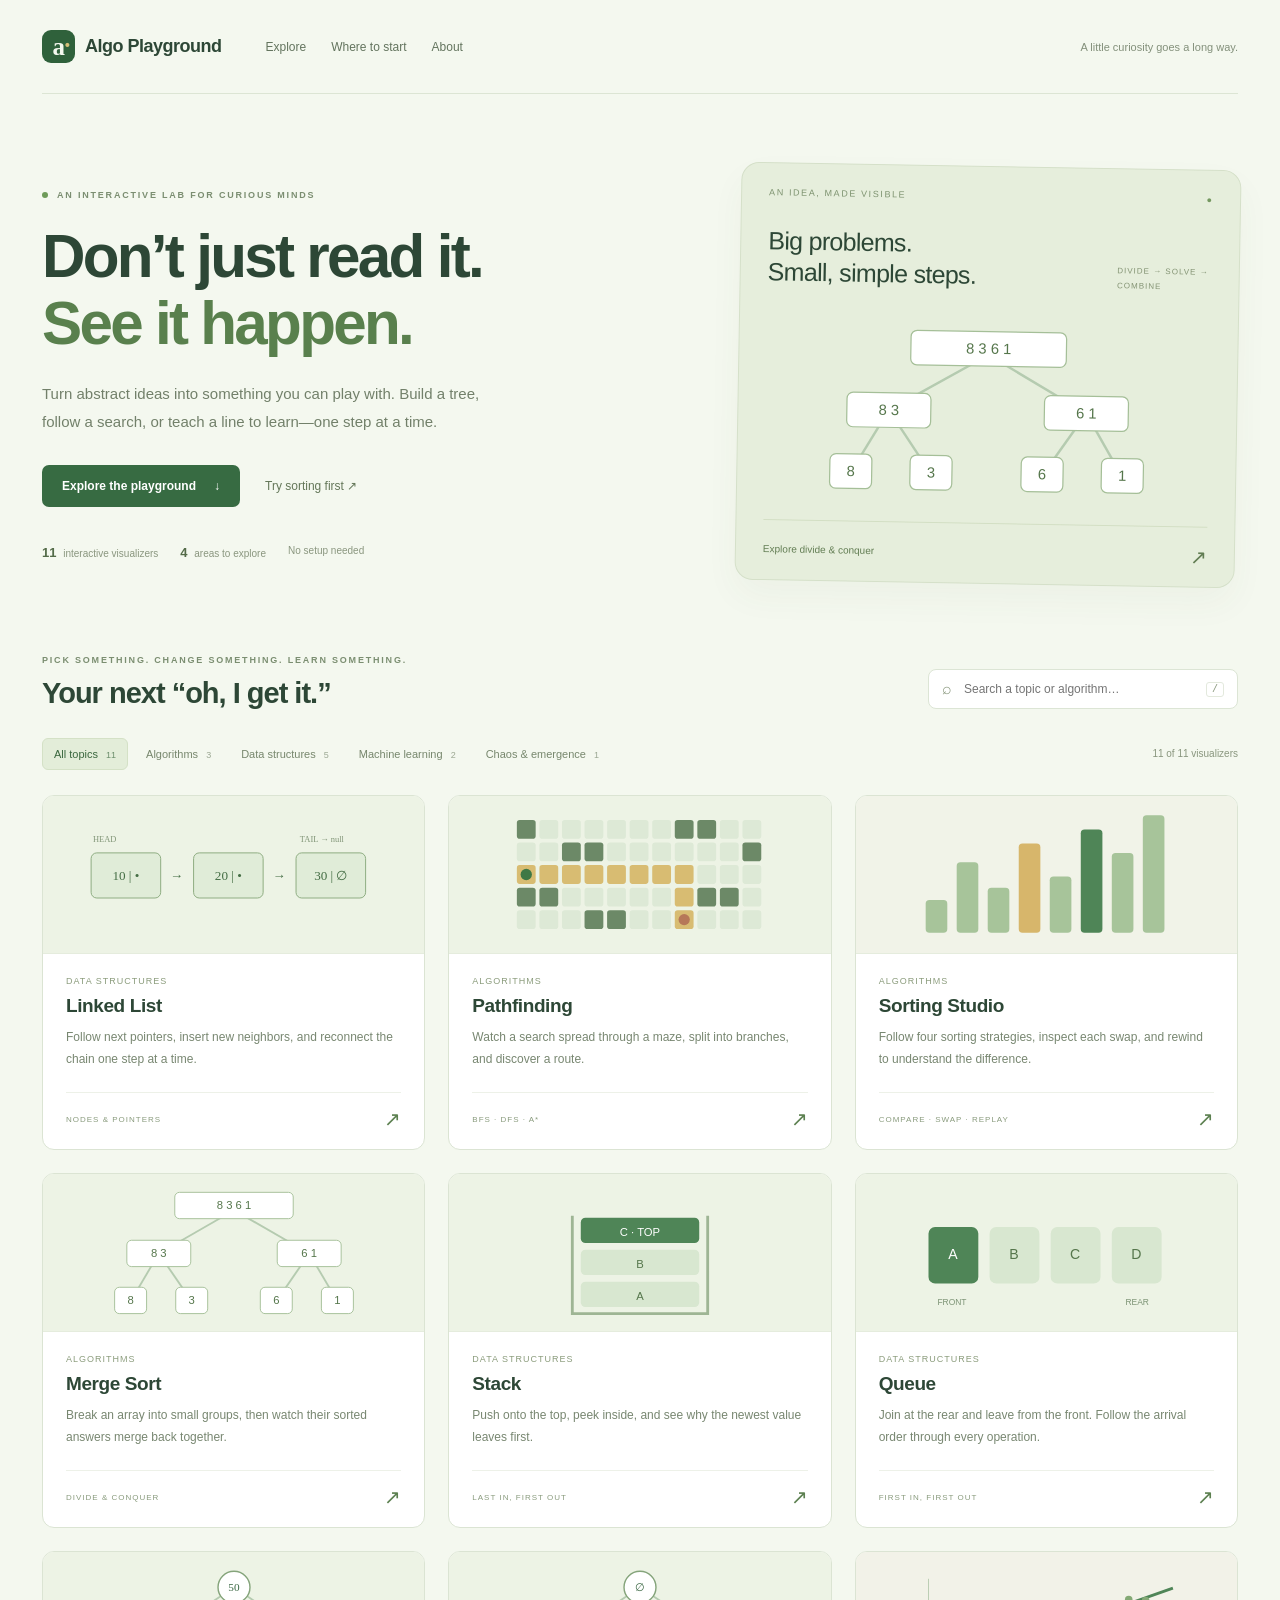
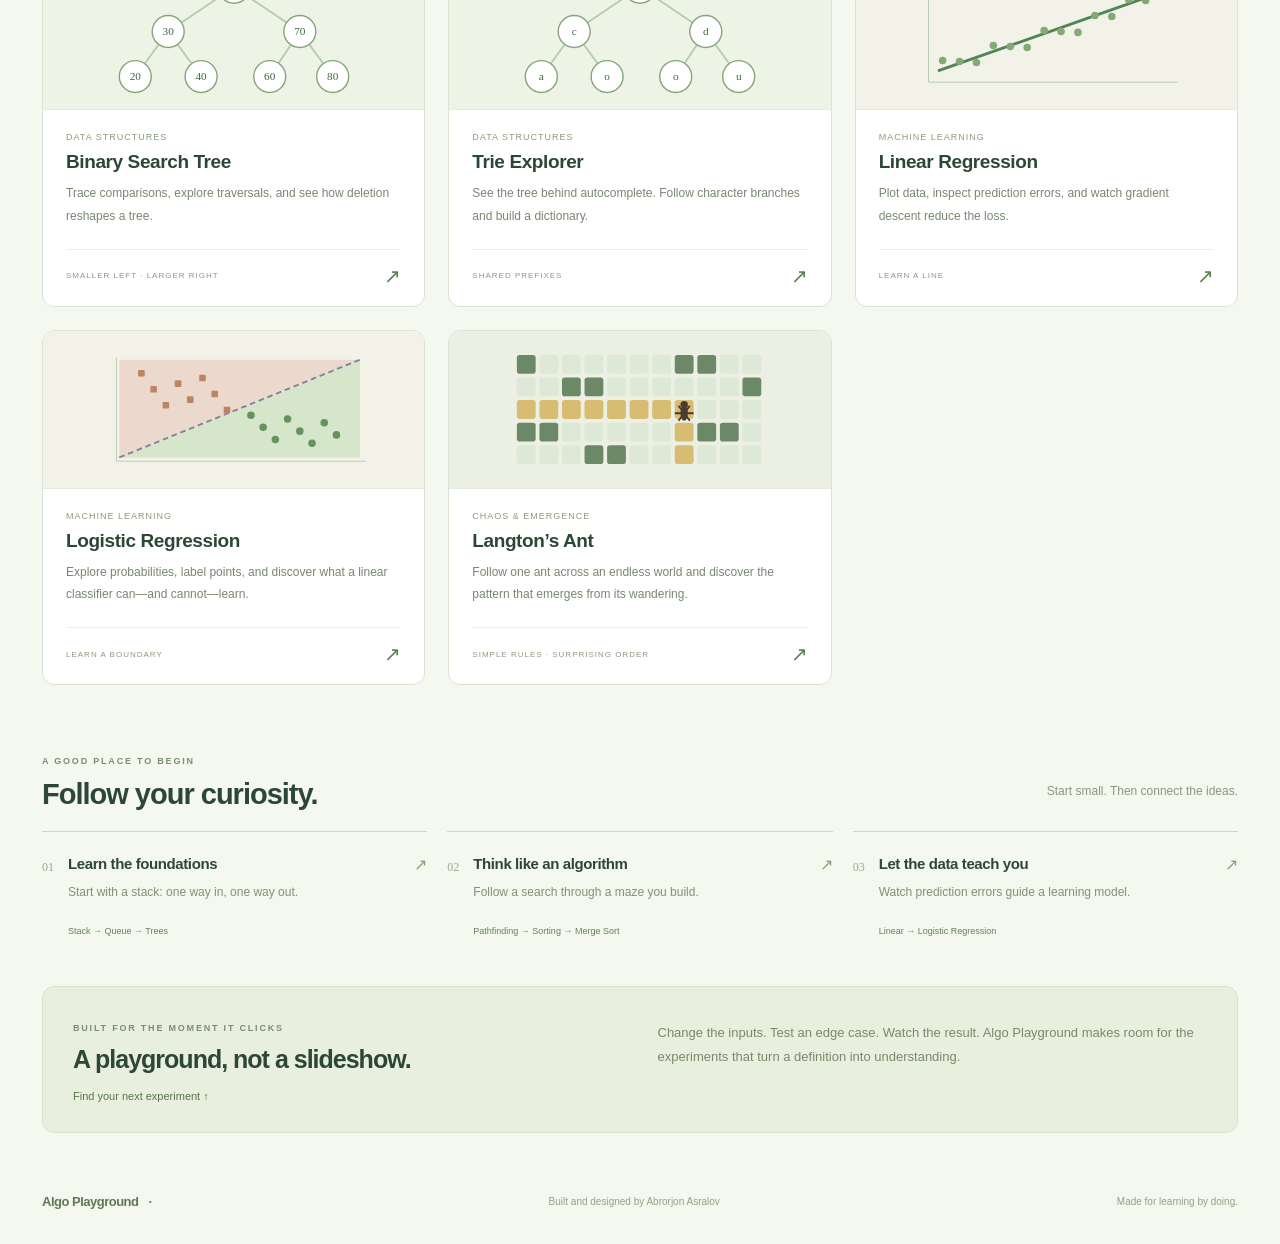
<file: index.html>
﻿<!DOCTYPE html>
<html lang="en"><head><meta charset="UTF-8"><meta name="viewport" content="width=device-width, initial-scale=1.0"><meta name="description" content="Learn algorithms, data structures, and machine learning through eleven interactive visual playgrounds."><meta name="theme-color" content="#f4f8ef"><title>Algo Playground · Learn by exploring</title><link rel="stylesheet" href="home.css"><script src="home.js" defer></script></head>
<body><a class="skip-link" href="#explore">Skip to visualizers</a><div class="site-shell">
<header class="nav"><a href="./index.html" class="brand"><span class="brand-icon" aria-hidden="true">a<span>·</span></span>Algo Playground</a><nav aria-label="Main navigation"><a href="#explore">Explore</a><a href="#start-here">Where to start</a><a href="#about">About</a></nav><span class="nav-note">A little curiosity goes a long way.</span></header>
<main><section class="hero"><div class="hero-copy"><span class="eyebrow"><i></i> AN INTERACTIVE LAB FOR CURIOUS MINDS</span><h1>Don’t just read it.<br><em>See it happen.</em></h1><p>Turn abstract ideas into something you can play with. Build a tree, follow a search, or teach a line to learn—one step at a time.</p><div class="hero-actions"><a class="button" href="#explore">Explore the playground <span aria-hidden="true">↓</span></a><a class="subtle-link" href="Sorting/index.html">Try sorting first ↗</a></div><div class="hero-facts"><span><b>11</b> interactive visualizers</span><span><b>4</b> areas to explore</span><span>No setup needed</span></div></div>
<a class="hero-art" href="MergeSort/index.html" aria-label="Explore divide and conquer with Merge Sort"><div class="art-top"><span>AN IDEA, MADE VISIBLE</span><span class="live-dot">●</span></div><div class="art-caption"><strong>Big problems.<br>Small, simple steps.</strong><span>DIVIDE → SOLVE → COMBINE</span></div><svg viewBox="0 0 360 150" aria-hidden="true" focusable="false"><path d="M180 30L100 76" fill="none" stroke="#b5cbb0" stroke-width="2"/><path d="M180 30L260 76" fill="none" stroke="#b5cbb0" stroke-width="2"/><path d="M100 76L70 127" fill="none" stroke="#b5cbb0" stroke-width="2"/><path d="M100 76L135 127" fill="none" stroke="#b5cbb0" stroke-width="2"/><path d="M260 76L225 127" fill="none" stroke="#b5cbb0" stroke-width="2"/><path d="M260 76L290 127" fill="none" stroke="#b5cbb0" stroke-width="2"/><rect x="117" y="11" width="126" height="28" rx="5" fill="#fff" stroke="#a5bf98"/><text x="180" y="29" text-anchor="middle" font-size="12" fill="#55764b">8   3   6   1</text><rect x="66" y="62" width="68" height="28" rx="5" fill="#fff" stroke="#a5bf98"/><text x="100" y="80" text-anchor="middle" font-size="12" fill="#55764b">8   3</text><rect x="226" y="62" width="68" height="28" rx="5" fill="#fff" stroke="#a5bf98"/><text x="260" y="80" text-anchor="middle" font-size="12" fill="#55764b">6   1</text><rect x="53" y="112" width="34" height="28" rx="5" fill="#fff" stroke="#a5bf98"/><text x="70" y="130" text-anchor="middle" font-size="12" fill="#55764b">8</text><rect x="118" y="112" width="34" height="28" rx="5" fill="#fff" stroke="#a5bf98"/><text x="135" y="130" text-anchor="middle" font-size="12" fill="#55764b">3</text><rect x="208" y="112" width="34" height="28" rx="5" fill="#fff" stroke="#a5bf98"/><text x="225" y="130" text-anchor="middle" font-size="12" fill="#55764b">6</text><rect x="273" y="112" width="34" height="28" rx="5" fill="#fff" stroke="#a5bf98"/><text x="290" y="130" text-anchor="middle" font-size="12" fill="#55764b">1</text></svg><div class="art-bottom"><span>Explore divide &amp; conquer</span><span aria-hidden="true">↗</span></div></a></section>
<section id="explore" class="catalog" aria-labelledby="catalog-title"><div class="section-heading"><div><span class="eyebrow">PICK SOMETHING. CHANGE SOMETHING. LEARN SOMETHING.</span><h2 id="catalog-title">Your next “oh, I get it.”</h2></div><div class="search-box"><label class="sr-only" for="search">Search visualizers</label><span aria-hidden="true">⌕</span><input id="search" type="search" placeholder="Search a topic or algorithm…" autocomplete="off"><kbd aria-hidden="true">/</kbd></div></div>
<div class="filter-row"><div class="filters" role="group" aria-label="Filter by topic"><button type="button" data-filter="all" aria-pressed="true">All topics <span>11</span></button><button type="button" data-filter="algorithms" aria-pressed="false">Algorithms <span>3</span></button><button type="button" data-filter="structures" aria-pressed="false">Data structures <span>5</span></button><button type="button" data-filter="learning" aria-pressed="false">Machine learning <span>2</span></button><button type="button" data-filter="emergence" aria-pressed="false">Chaos &amp; emergence <span>1</span></button></div><span id="results" role="status" aria-live="polite">11 visualizers</span></div>
<div class="projects"><article class="project-card" data-category="structures" data-search="Linked List singly nodes next pointers head tail prepend append insert delete search traverse"><a href="LinkedList/index.html" class="project-link"><div class="preview"><svg viewBox="0 0 360 150" aria-hidden="true" focusable="false"><g fill="#e0ecd8" stroke="#89a97c"><rect x="28" y="52" width="74" height="48" rx="6"/><rect x="137" y="52" width="74" height="48" rx="6"/><rect x="246" y="52" width="74" height="48" rx="6"/></g><g fill="#456e45" font-family="Segoe UI" font-size="14" text-anchor="middle"><text x="65" y="81">10 | •</text><text x="174" y="81">20 | •</text><text x="283" y="81">30 | ∅</text><text x="119" y="81">→</text><text x="228" y="81">→</text></g><g fill="#819577" font-family="Segoe UI" font-size="9"><text x="30" y="40">HEAD</text><text x="250" y="40">TAIL → null</text></g></svg></div><div class="card-body"><span class="card-category">Data structures</span><h3>Linked List</h3><p>Follow next pointers, insert new neighbors, and reconnect the chain one step at a time.</p><div class="card-bottom"><span>NODES &amp; POINTERS</span><span class="arrow" aria-hidden="true">↗</span></div></div></a></article><article class="project-card" data-category="algorithms" data-search="Pathfinding BFS · DFS · A* Watch a search spread through a maze, split into branches, and discover a route. graph maze breadth depth shortest"><a href="PathFinding/index.html" class="project-link"><div class="preview preview-maze"><svg viewBox="0 0 360 150" aria-hidden="true" focusable="false"><rect x="49" y="17" width="20" height="20" rx="3" fill="#6c8967"/><rect x="73" y="17" width="20" height="20" rx="3" fill="#dde9d6"/><rect x="97" y="17" width="20" height="20" rx="3" fill="#dde9d6"/><rect x="121" y="17" width="20" height="20" rx="3" fill="#dde9d6"/><rect x="145" y="17" width="20" height="20" rx="3" fill="#dde9d6"/><rect x="169" y="17" width="20" height="20" rx="3" fill="#dde9d6"/><rect x="193" y="17" width="20" height="20" rx="3" fill="#dde9d6"/><rect x="217" y="17" width="20" height="20" rx="3" fill="#6c8967"/><rect x="241" y="17" width="20" height="20" rx="3" fill="#6c8967"/><rect x="265" y="17" width="20" height="20" rx="3" fill="#dde9d6"/><rect x="289" y="17" width="20" height="20" rx="3" fill="#dde9d6"/><rect x="49" y="41" width="20" height="20" rx="3" fill="#dde9d6"/><rect x="73" y="41" width="20" height="20" rx="3" fill="#dde9d6"/><rect x="97" y="41" width="20" height="20" rx="3" fill="#6c8967"/><rect x="121" y="41" width="20" height="20" rx="3" fill="#6c8967"/><rect x="145" y="41" width="20" height="20" rx="3" fill="#dde9d6"/><rect x="169" y="41" width="20" height="20" rx="3" fill="#dde9d6"/><rect x="193" y="41" width="20" height="20" rx="3" fill="#dde9d6"/><rect x="217" y="41" width="20" height="20" rx="3" fill="#dde9d6"/><rect x="241" y="41" width="20" height="20" rx="3" fill="#dde9d6"/><rect x="265" y="41" width="20" height="20" rx="3" fill="#dde9d6"/><rect x="289" y="41" width="20" height="20" rx="3" fill="#6c8967"/><rect x="49" y="65" width="20" height="20" rx="3" fill="#d8bc72"/><rect x="73" y="65" width="20" height="20" rx="3" fill="#d8bc72"/><rect x="97" y="65" width="20" height="20" rx="3" fill="#d8bc72"/><rect x="121" y="65" width="20" height="20" rx="3" fill="#d8bc72"/><rect x="145" y="65" width="20" height="20" rx="3" fill="#d8bc72"/><rect x="169" y="65" width="20" height="20" rx="3" fill="#d8bc72"/><rect x="193" y="65" width="20" height="20" rx="3" fill="#d8bc72"/><rect x="217" y="65" width="20" height="20" rx="3" fill="#d8bc72"/><rect x="241" y="65" width="20" height="20" rx="3" fill="#dde9d6"/><rect x="265" y="65" width="20" height="20" rx="3" fill="#dde9d6"/><rect x="289" y="65" width="20" height="20" rx="3" fill="#dde9d6"/><rect x="49" y="89" width="20" height="20" rx="3" fill="#6c8967"/><rect x="73" y="89" width="20" height="20" rx="3" fill="#6c8967"/><rect x="97" y="89" width="20" height="20" rx="3" fill="#dde9d6"/><rect x="121" y="89" width="20" height="20" rx="3" fill="#dde9d6"/><rect x="145" y="89" width="20" height="20" rx="3" fill="#dde9d6"/><rect x="169" y="89" width="20" height="20" rx="3" fill="#dde9d6"/><rect x="193" y="89" width="20" height="20" rx="3" fill="#dde9d6"/><rect x="217" y="89" width="20" height="20" rx="3" fill="#d8bc72"/><rect x="241" y="89" width="20" height="20" rx="3" fill="#6c8967"/><rect x="265" y="89" width="20" height="20" rx="3" fill="#6c8967"/><rect x="289" y="89" width="20" height="20" rx="3" fill="#dde9d6"/><rect x="49" y="113" width="20" height="20" rx="3" fill="#dde9d6"/><rect x="73" y="113" width="20" height="20" rx="3" fill="#dde9d6"/><rect x="97" y="113" width="20" height="20" rx="3" fill="#dde9d6"/><rect x="121" y="113" width="20" height="20" rx="3" fill="#6c8967"/><rect x="145" y="113" width="20" height="20" rx="3" fill="#6c8967"/><rect x="169" y="113" width="20" height="20" rx="3" fill="#dde9d6"/><rect x="193" y="113" width="20" height="20" rx="3" fill="#dde9d6"/><rect x="217" y="113" width="20" height="20" rx="3" fill="#d8bc72"/><rect x="241" y="113" width="20" height="20" rx="3" fill="#dde9d6"/><rect x="265" y="113" width="20" height="20" rx="3" fill="#dde9d6"/><rect x="289" y="113" width="20" height="20" rx="3" fill="#dde9d6"/><circle cx="59" cy="75" r="6" fill="#3f7845"/><circle cx="227" cy="123" r="6" fill="#b67858"/></svg></div><div class="card-body"><span class="card-category">Algorithms</span><h3>Pathfinding</h3><p>Watch a search spread through a maze, split into branches, and discover a route.</p><div class="card-bottom"><span>BFS · DFS · A*</span><span class="arrow" aria-hidden="true">↗</span></div></div></a></article>
<article class="project-card" data-category="algorithms" data-search="Sorting Studio COMPARE · SWAP · REPLAY Follow four sorting strategies, inspect each swap, and rewind to understand the difference. bubble selection insertion quick array"><a href="Sorting/index.html" class="project-link"><div class="preview preview-bars"><svg viewBox="0 0 360 150" aria-hidden="true" focusable="false"><rect class="preview-bar" x="52" y="102" width="23" height="35" rx="4" fill="#a7c49a"/><rect class="preview-bar" x="85" y="62" width="23" height="75" rx="4" fill="#a7c49a"/><rect class="preview-bar" x="118" y="89" width="23" height="48" rx="4" fill="#a7c49a"/><rect class="preview-bar" x="151" y="42" width="23" height="95" rx="4" fill="#d7b66b"/><rect class="preview-bar" x="184" y="77" width="23" height="60" rx="4" fill="#a7c49a"/><rect class="preview-bar" x="217" y="27" width="23" height="110" rx="4" fill="#4f8557"/><rect class="preview-bar" x="250" y="52" width="23" height="85" rx="4" fill="#a7c49a"/><rect class="preview-bar" x="283" y="12" width="23" height="125" rx="4" fill="#a7c49a"/></svg></div><div class="card-body"><span class="card-category">Algorithms</span><h3>Sorting Studio</h3><p>Follow four sorting strategies, inspect each swap, and rewind to understand the difference.</p><div class="card-bottom"><span>COMPARE · SWAP · REPLAY</span><span class="arrow" aria-hidden="true">↗</span></div></div></a></article>
<article class="project-card" data-category="algorithms" data-search="Merge Sort DIVIDE & CONQUER Break an array into small groups, then watch their sorted answers merge back together. sorting recursion splitting"><a href="MergeSort/index.html" class="project-link"><div class="preview preview-merge"><svg viewBox="0 0 360 150" aria-hidden="true" focusable="false"><path d="M180 30L100 76" fill="none" stroke="#b5cbb0" stroke-width="2"/><path d="M180 30L260 76" fill="none" stroke="#b5cbb0" stroke-width="2"/><path d="M100 76L70 127" fill="none" stroke="#b5cbb0" stroke-width="2"/><path d="M100 76L135 127" fill="none" stroke="#b5cbb0" stroke-width="2"/><path d="M260 76L225 127" fill="none" stroke="#b5cbb0" stroke-width="2"/><path d="M260 76L290 127" fill="none" stroke="#b5cbb0" stroke-width="2"/><rect x="117" y="11" width="126" height="28" rx="5" fill="#fff" stroke="#a5bf98"/><text x="180" y="29" text-anchor="middle" font-size="12" fill="#55764b">8   3   6   1</text><rect x="66" y="62" width="68" height="28" rx="5" fill="#fff" stroke="#a5bf98"/><text x="100" y="80" text-anchor="middle" font-size="12" fill="#55764b">8   3</text><rect x="226" y="62" width="68" height="28" rx="5" fill="#fff" stroke="#a5bf98"/><text x="260" y="80" text-anchor="middle" font-size="12" fill="#55764b">6   1</text><rect x="53" y="112" width="34" height="28" rx="5" fill="#fff" stroke="#a5bf98"/><text x="70" y="130" text-anchor="middle" font-size="12" fill="#55764b">8</text><rect x="118" y="112" width="34" height="28" rx="5" fill="#fff" stroke="#a5bf98"/><text x="135" y="130" text-anchor="middle" font-size="12" fill="#55764b">3</text><rect x="208" y="112" width="34" height="28" rx="5" fill="#fff" stroke="#a5bf98"/><text x="225" y="130" text-anchor="middle" font-size="12" fill="#55764b">6</text><rect x="273" y="112" width="34" height="28" rx="5" fill="#fff" stroke="#a5bf98"/><text x="290" y="130" text-anchor="middle" font-size="12" fill="#55764b">1</text></svg></div><div class="card-body"><span class="card-category">Algorithms</span><h3>Merge Sort</h3><p>Break an array into small groups, then watch their sorted answers merge back together.</p><div class="card-bottom"><span>DIVIDE & CONQUER</span><span class="arrow" aria-hidden="true">↗</span></div></div></a></article>
<article class="project-card" data-category="structures" data-search="Stack LAST IN, FIRST OUT Push onto the top, peek inside, and see why the newest value leaves first. lifo push pop linear"><a href="Stack/index.html" class="project-link"><div class="preview preview-stack"><svg viewBox="0 0 360 150" aria-hidden="true" focusable="false"><rect x="117" y="38" width="126" height="27" rx="5" fill="#4f8557"/><text x="180" y="57" text-anchor="middle" font-size="12" fill="white">C · TOP</text><rect x="117" y="72" width="126" height="27" rx="5" fill="#d8e7d0"/><text x="180" y="91" text-anchor="middle" font-size="12" fill="#55764b">B</text><rect x="117" y="106" width="126" height="27" rx="5" fill="#d8e7d0"/><text x="180" y="125" text-anchor="middle" font-size="12" fill="#55764b">A</text><path d="M108 36v104h144V36" fill="none" stroke="#9eb594" stroke-width="3"/></svg></div><div class="card-body"><span class="card-category">Data structures</span><h3>Stack</h3><p>Push onto the top, peek inside, and see why the newest value leaves first.</p><div class="card-bottom"><span>LAST IN, FIRST OUT</span><span class="arrow" aria-hidden="true">↗</span></div></div></a></article>
<article class="project-card" data-category="structures" data-search="Queue FIRST IN, FIRST OUT Join at the rear and leave from the front. Follow the arrival order through every operation. fifo enqueue dequeue linear"><a href="Queue/index.html" class="project-link"><div class="preview preview-queue"><svg viewBox="0 0 360 150" aria-hidden="true" focusable="false"><rect x="55" y="48" width="53" height="60" rx="7" fill="#4f8557"/><text x="81" y="82" text-anchor="middle" font-size="15" fill="white">A</text><rect x="120" y="48" width="53" height="60" rx="7" fill="#d8e7d0"/><text x="146" y="82" text-anchor="middle" font-size="15" fill="#55764b">B</text><rect x="185" y="48" width="53" height="60" rx="7" fill="#d8e7d0"/><text x="211" y="82" text-anchor="middle" font-size="15" fill="#55764b">C</text><rect x="250" y="48" width="53" height="60" rx="7" fill="#d8e7d0"/><text x="276" y="82" text-anchor="middle" font-size="15" fill="#55764b">D</text><text x="80" y="131" text-anchor="middle" font-size="9" fill="#7d9476">FRONT</text><text x="277" y="131" text-anchor="middle" font-size="9" fill="#7d9476">REAR</text></svg></div><div class="card-body"><span class="card-category">Data structures</span><h3>Queue</h3><p>Join at the rear and leave from the front. Follow the arrival order through every operation.</p><div class="card-bottom"><span>FIRST IN, FIRST OUT</span><span class="arrow" aria-hidden="true">↗</span></div></div></a></article>
<article class="project-card" data-category="structures" data-search="Binary Search Tree SMALLER LEFT · LARGER RIGHT Trace comparisons, explore traversals, and see how deletion reshapes a tree. bst inorder preorder postorder search"><a href="BST/index.html" class="project-link"><div class="preview preview-tree"><svg viewBox="0 0 360 150" aria-hidden="true" focusable="false"><path d="M180 29L110 76" fill="none" stroke="#b5cbb0" stroke-width="2"/><path d="M180 29L250 76" fill="none" stroke="#b5cbb0" stroke-width="2"/><path d="M110 76L75 124" fill="none" stroke="#b5cbb0" stroke-width="2"/><path d="M110 76L145 124" fill="none" stroke="#b5cbb0" stroke-width="2"/><path d="M250 76L218 124" fill="none" stroke="#b5cbb0" stroke-width="2"/><path d="M250 76L285 124" fill="none" stroke="#b5cbb0" stroke-width="2"/><circle cx="180" cy="29" r="17" fill="#fff" stroke="#85a47b" stroke-width="1.5"/><text x="180" y="33" text-anchor="middle" fill="#3c6945" font-size="12" font-family="Segoe UI">50</text><circle cx="110" cy="76" r="17" fill="#fff" stroke="#85a47b" stroke-width="1.5"/><text x="110" y="80" text-anchor="middle" fill="#3c6945" font-size="12" font-family="Segoe UI">30</text><circle cx="250" cy="76" r="17" fill="#fff" stroke="#85a47b" stroke-width="1.5"/><text x="250" y="80" text-anchor="middle" fill="#3c6945" font-size="12" font-family="Segoe UI">70</text><circle cx="75" cy="124" r="17" fill="#fff" stroke="#85a47b" stroke-width="1.5"/><text x="75" y="128" text-anchor="middle" fill="#3c6945" font-size="12" font-family="Segoe UI">20</text><circle cx="145" cy="124" r="17" fill="#fff" stroke="#85a47b" stroke-width="1.5"/><text x="145" y="128" text-anchor="middle" fill="#3c6945" font-size="12" font-family="Segoe UI">40</text><circle cx="218" cy="124" r="17" fill="#fff" stroke="#85a47b" stroke-width="1.5"/><text x="218" y="128" text-anchor="middle" fill="#3c6945" font-size="12" font-family="Segoe UI">60</text><circle cx="285" cy="124" r="17" fill="#fff" stroke="#85a47b" stroke-width="1.5"/><text x="285" y="128" text-anchor="middle" fill="#3c6945" font-size="12" font-family="Segoe UI">80</text></svg></div><div class="card-body"><span class="card-category">Data structures</span><h3>Binary Search Tree</h3><p>Trace comparisons, explore traversals, and see how deletion reshapes a tree.</p><div class="card-bottom"><span>SMALLER LEFT · LARGER RIGHT</span><span class="arrow" aria-hidden="true">↗</span></div></div></a></article>
<article class="project-card" data-category="structures" data-search="Trie Explorer SHARED PREFIXES See the tree behind autocomplete. Follow character branches and build a dictionary. strings words autocomplete prefix"><a href="TrieSimulator/index.html" class="project-link"><div class="preview preview-trie"><svg viewBox="0 0 360 150" aria-hidden="true" focusable="false"><path d="M180 29L110 76" fill="none" stroke="#b5cbb0" stroke-width="2"/><path d="M180 29L250 76" fill="none" stroke="#b5cbb0" stroke-width="2"/><path d="M110 76L75 124" fill="none" stroke="#b5cbb0" stroke-width="2"/><path d="M110 76L145 124" fill="none" stroke="#b5cbb0" stroke-width="2"/><path d="M250 76L218 124" fill="none" stroke="#b5cbb0" stroke-width="2"/><path d="M250 76L285 124" fill="none" stroke="#b5cbb0" stroke-width="2"/><circle cx="180" cy="29" r="17" fill="#fff" stroke="#85a47b" stroke-width="1.5"/><text x="180" y="33" text-anchor="middle" fill="#3c6945" font-size="12" font-family="Segoe UI">∅</text><circle cx="110" cy="76" r="17" fill="#fff" stroke="#85a47b" stroke-width="1.5"/><text x="110" y="80" text-anchor="middle" fill="#3c6945" font-size="12" font-family="Segoe UI">c</text><circle cx="250" cy="76" r="17" fill="#fff" stroke="#85a47b" stroke-width="1.5"/><text x="250" y="80" text-anchor="middle" fill="#3c6945" font-size="12" font-family="Segoe UI">d</text><circle cx="75" cy="124" r="17" fill="#fff" stroke="#85a47b" stroke-width="1.5"/><text x="75" y="128" text-anchor="middle" fill="#3c6945" font-size="12" font-family="Segoe UI">a</text><circle cx="145" cy="124" r="17" fill="#fff" stroke="#85a47b" stroke-width="1.5"/><text x="145" y="128" text-anchor="middle" fill="#3c6945" font-size="12" font-family="Segoe UI">o</text><circle cx="218" cy="124" r="17" fill="#fff" stroke="#85a47b" stroke-width="1.5"/><text x="218" y="128" text-anchor="middle" fill="#3c6945" font-size="12" font-family="Segoe UI">o</text><circle cx="285" cy="124" r="17" fill="#fff" stroke="#85a47b" stroke-width="1.5"/><text x="285" y="128" text-anchor="middle" fill="#3c6945" font-size="12" font-family="Segoe UI">u</text></svg></div><div class="card-body"><span class="card-category">Data structures</span><h3>Trie Explorer</h3><p>See the tree behind autocomplete. Follow character branches and build a dictionary.</p><div class="card-bottom"><span>SHARED PREFIXES</span><span class="arrow" aria-hidden="true">↗</span></div></div></a></article>
<article class="project-card" data-category="learning" data-search="Linear Regression LEARN A LINE Plot data, inspect prediction errors, and watch gradient descent reduce the loss. machine learning ai supervised mse fit"><a href="ML/LinearRegression/index.html" class="project-link"><div class="preview preview-linear"><svg viewBox="0 0 360 150" aria-hidden="true" focusable="false"><path d="M55 20v110h265" stroke="#b8cbb1" fill="none"/><path d="M65 118L315 30" stroke="#4f8557" stroke-width="3"/><circle cx="70" cy="107" r="4" fill="#84a975"/><circle cx="88" cy="108" r="4" fill="#84a975"/><circle cx="106" cy="109" r="4" fill="#84a975"/><circle cx="124" cy="91" r="4" fill="#84a975"/><circle cx="142" cy="92" r="4" fill="#84a975"/><circle cx="160" cy="93" r="4" fill="#84a975"/><circle cx="178" cy="75" r="4" fill="#84a975"/><circle cx="196" cy="76" r="4" fill="#84a975"/><circle cx="214" cy="77" r="4" fill="#84a975"/><circle cx="232" cy="59" r="4" fill="#84a975"/><circle cx="250" cy="60" r="4" fill="#84a975"/><circle cx="268" cy="42" r="4" fill="#84a975"/><circle cx="286" cy="43" r="4" fill="#84a975"/></svg></div><div class="card-body"><span class="card-category">Machine learning</span><h3>Linear Regression</h3><p>Plot data, inspect prediction errors, and watch gradient descent reduce the loss.</p><div class="card-bottom"><span>LEARN A LINE</span><span class="arrow" aria-hidden="true">↗</span></div></div></a></article>
<article class="project-card" data-category="learning" data-search="Logistic Regression LEARN A BOUNDARY Explore probabilities, label points, and discover what a linear classifier can—and cannot—learn. machine learning ai classification sigmoid"><a href="ML/LogisticRegression/index.html" class="project-link"><div class="preview preview-logistic"><svg viewBox="0 0 360 150" aria-hidden="true" focusable="false"><path d="M55 20v110h265" stroke="#b8cbb1" fill="none"/><path d="M58 126V22H314Z" fill="#ead9cc"/><path d="M58 126H314V22Z" fill="#d6e6cb"/><path d="M58 126L314 22" stroke="#8c7c9d" stroke-width="2" stroke-dasharray="6 4"/><rect x="78" y="33" width="7" height="7" rx="1" fill="#bd8464"/><circle cx="198" cy="81" r="4" fill="#65925d"/><rect x="91" y="50" width="7" height="7" rx="1" fill="#bd8464"/><circle cx="211" cy="94" r="4" fill="#65925d"/><rect x="104" y="67" width="7" height="7" rx="1" fill="#bd8464"/><circle cx="224" cy="107" r="4" fill="#65925d"/><rect x="117" y="44" width="7" height="7" rx="1" fill="#bd8464"/><circle cx="237" cy="85" r="4" fill="#65925d"/><rect x="130" y="61" width="7" height="7" rx="1" fill="#bd8464"/><circle cx="250" cy="98" r="4" fill="#65925d"/><rect x="143" y="38" width="7" height="7" rx="1" fill="#bd8464"/><circle cx="263" cy="111" r="4" fill="#65925d"/><rect x="156" y="55" width="7" height="7" rx="1" fill="#bd8464"/><circle cx="276" cy="89" r="4" fill="#65925d"/><rect x="169" y="72" width="7" height="7" rx="1" fill="#bd8464"/><circle cx="289" cy="102" r="4" fill="#65925d"/></svg></div><div class="card-body"><span class="card-category">Machine learning</span><h3>Logistic Regression</h3><p>Explore probabilities, label points, and discover what a linear classifier can—and cannot—learn.</p><div class="card-bottom"><span>LEARN A BOUNDARY</span><span class="arrow" aria-hidden="true">↗</span></div></div></a></article>
<article class="project-card" data-category="emergence" data-search="Langton’s Ant SIMPLE RULES · SURPRISING ORDER Follow one ant across an endless world and discover the pattern that emerges from its wandering. chaos simulation hexagonal grid highway"><a href="LangtonsAnt/index.html" class="project-link"><div class="preview preview-ant"><svg viewBox="0 0 360 150" aria-hidden="true" focusable="false"><rect x="49" y="17" width="20" height="20" rx="3" fill="#6c8967"/><rect x="73" y="17" width="20" height="20" rx="3" fill="#dde9d6"/><rect x="97" y="17" width="20" height="20" rx="3" fill="#dde9d6"/><rect x="121" y="17" width="20" height="20" rx="3" fill="#dde9d6"/><rect x="145" y="17" width="20" height="20" rx="3" fill="#dde9d6"/><rect x="169" y="17" width="20" height="20" rx="3" fill="#dde9d6"/><rect x="193" y="17" width="20" height="20" rx="3" fill="#dde9d6"/><rect x="217" y="17" width="20" height="20" rx="3" fill="#6c8967"/><rect x="241" y="17" width="20" height="20" rx="3" fill="#6c8967"/><rect x="265" y="17" width="20" height="20" rx="3" fill="#dde9d6"/><rect x="289" y="17" width="20" height="20" rx="3" fill="#dde9d6"/><rect x="49" y="41" width="20" height="20" rx="3" fill="#dde9d6"/><rect x="73" y="41" width="20" height="20" rx="3" fill="#dde9d6"/><rect x="97" y="41" width="20" height="20" rx="3" fill="#6c8967"/><rect x="121" y="41" width="20" height="20" rx="3" fill="#6c8967"/><rect x="145" y="41" width="20" height="20" rx="3" fill="#dde9d6"/><rect x="169" y="41" width="20" height="20" rx="3" fill="#dde9d6"/><rect x="193" y="41" width="20" height="20" rx="3" fill="#dde9d6"/><rect x="217" y="41" width="20" height="20" rx="3" fill="#dde9d6"/><rect x="241" y="41" width="20" height="20" rx="3" fill="#dde9d6"/><rect x="265" y="41" width="20" height="20" rx="3" fill="#dde9d6"/><rect x="289" y="41" width="20" height="20" rx="3" fill="#6c8967"/><rect x="49" y="65" width="20" height="20" rx="3" fill="#d8bc72"/><rect x="73" y="65" width="20" height="20" rx="3" fill="#d8bc72"/><rect x="97" y="65" width="20" height="20" rx="3" fill="#d8bc72"/><rect x="121" y="65" width="20" height="20" rx="3" fill="#d8bc72"/><rect x="145" y="65" width="20" height="20" rx="3" fill="#d8bc72"/><rect x="169" y="65" width="20" height="20" rx="3" fill="#d8bc72"/><rect x="193" y="65" width="20" height="20" rx="3" fill="#d8bc72"/><rect x="217" y="65" width="20" height="20" rx="3" fill="#d8bc72"/><rect x="241" y="65" width="20" height="20" rx="3" fill="#dde9d6"/><rect x="265" y="65" width="20" height="20" rx="3" fill="#dde9d6"/><rect x="289" y="65" width="20" height="20" rx="3" fill="#dde9d6"/><rect x="49" y="89" width="20" height="20" rx="3" fill="#6c8967"/><rect x="73" y="89" width="20" height="20" rx="3" fill="#6c8967"/><rect x="97" y="89" width="20" height="20" rx="3" fill="#dde9d6"/><rect x="121" y="89" width="20" height="20" rx="3" fill="#dde9d6"/><rect x="145" y="89" width="20" height="20" rx="3" fill="#dde9d6"/><rect x="169" y="89" width="20" height="20" rx="3" fill="#dde9d6"/><rect x="193" y="89" width="20" height="20" rx="3" fill="#dde9d6"/><rect x="217" y="89" width="20" height="20" rx="3" fill="#d8bc72"/><rect x="241" y="89" width="20" height="20" rx="3" fill="#6c8967"/><rect x="265" y="89" width="20" height="20" rx="3" fill="#6c8967"/><rect x="289" y="89" width="20" height="20" rx="3" fill="#dde9d6"/><rect x="49" y="113" width="20" height="20" rx="3" fill="#dde9d6"/><rect x="73" y="113" width="20" height="20" rx="3" fill="#dde9d6"/><rect x="97" y="113" width="20" height="20" rx="3" fill="#dde9d6"/><rect x="121" y="113" width="20" height="20" rx="3" fill="#6c8967"/><rect x="145" y="113" width="20" height="20" rx="3" fill="#6c8967"/><rect x="169" y="113" width="20" height="20" rx="3" fill="#dde9d6"/><rect x="193" y="113" width="20" height="20" rx="3" fill="#dde9d6"/><rect x="217" y="113" width="20" height="20" rx="3" fill="#d8bc72"/><rect x="241" y="113" width="20" height="20" rx="3" fill="#dde9d6"/><rect x="265" y="113" width="20" height="20" rx="3" fill="#dde9d6"/><rect x="289" y="113" width="20" height="20" rx="3" fill="#dde9d6"/><g transform="translate(227 79)"><path d="M-6-8l12 16M-10 0h20M-6 8L6-8" stroke="#493b2d" stroke-width="2"/><ellipse rx="4" ry="8" fill="#493b2d"/><circle cy="-9" r="4" fill="#493b2d"/></g></svg></div><div class="card-body"><span class="card-category">Chaos & emergence</span><h3>Langton’s Ant</h3><p>Follow one ant across an endless world and discover the pattern that emerges from its wandering.</p><div class="card-bottom"><span>SIMPLE RULES · SURPRISING ORDER</span><span class="arrow" aria-hidden="true">↗</span></div></div></a></article></div><div id="no-results" hidden><h3>No matches yet.</h3><p>Try “tree”, “sorting”, or “learning”, or explore all topics.</p><button id="clear-search" class="button" type="button">Clear filters</button></div>
</section>
<section id="start-here" class="start-section" aria-labelledby="start-title"><div class="section-heading"><div><span class="eyebrow">A GOOD PLACE TO BEGIN</span><h2 id="start-title">Follow your curiosity.</h2></div><p>Start small. Then connect the ideas.</p></div><div class="routes"><a href="Stack/index.html"><span class="route-number">01</span><div><h3>Learn the foundations</h3><p>Start with a stack: one way in, one way out.</p><span>Stack → Queue → Trees</span></div><span aria-hidden="true">↗</span></a><a href="PathFinding/index.html"><span class="route-number">02</span><div><h3>Think like an algorithm</h3><p>Follow a search through a maze you build.</p><span>Pathfinding → Sorting → Merge Sort</span></div><span aria-hidden="true">↗</span></a><a href="ML/LinearRegression/index.html"><span class="route-number">03</span><div><h3>Let the data teach you</h3><p>Watch prediction errors guide a learning model.</p><span>Linear → Logistic Regression</span></div><span aria-hidden="true">↗</span></a></div></section>
<section id="about" class="about"><div><span class="eyebrow">BUILT FOR THE MOMENT IT CLICKS</span><h2>A playground, not a slideshow.</h2></div><p>Change the inputs. Test an edge case. Watch the result. Algo Playground makes room for the experiments that turn a definition into understanding.</p><a href="#explore">Find your next experiment ↑</a></section></main>
<footer><a class="brand" href="#top">Algo Playground<span aria-hidden="true">·</span></a><p>Built and designed by Abrorjon Asralov</p><span>Made for learning by doing.</span></footer></div></body></html>
</file>
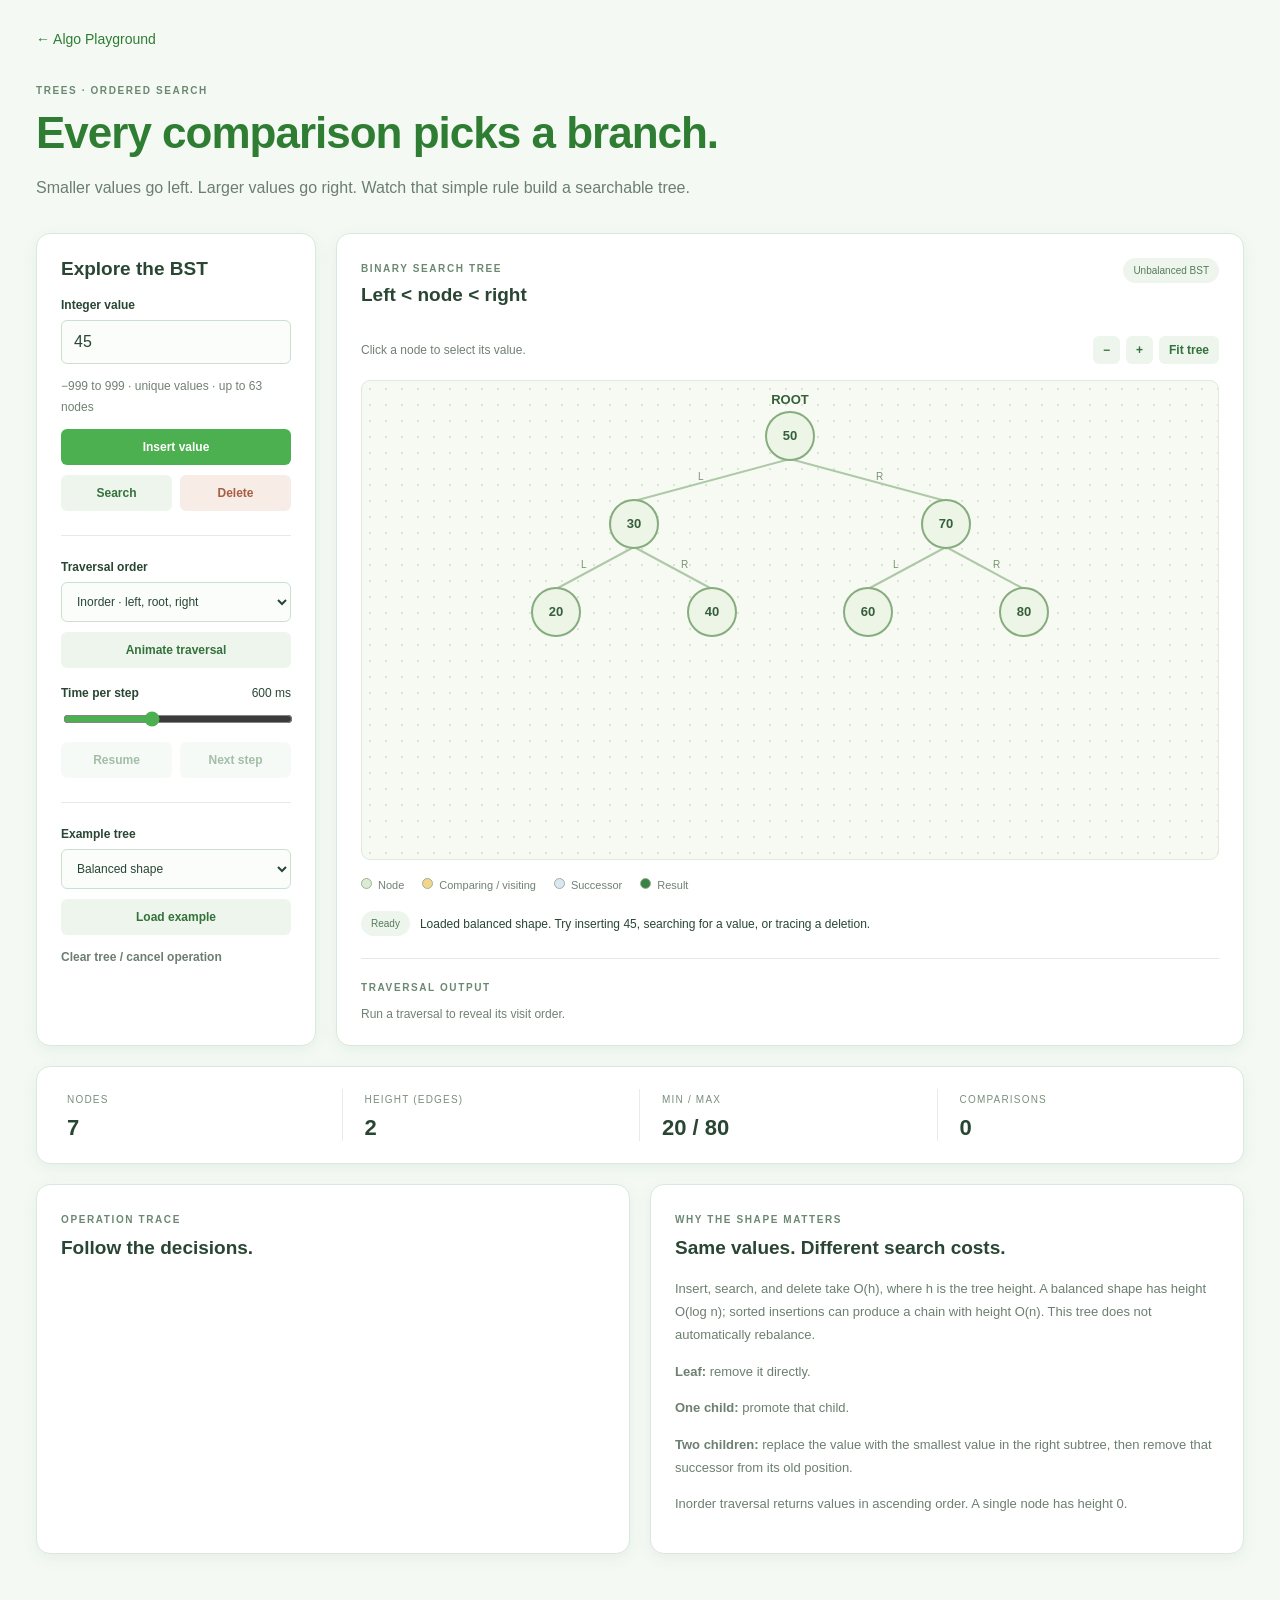
<file: BST/index.html>
<!DOCTYPE html>
<html lang="en"><head><meta charset="UTF-8"><meta name="viewport" content="width=device-width, initial-scale=1.0"><title>Binary Search Tree · Algo Playground</title><link rel="stylesheet" href="style.css"><script src="BST.js" defer></script><script src="script.js" defer></script></head><body><main>
<a class="back" href="../index.html">← Algo Playground</a><header><span class="eyebrow">TREES · ORDERED SEARCH</span><h1>Every comparison picks a branch.</h1><p>Smaller values go left. Larger values go right. Watch that simple rule build a searchable tree.</p></header>
<div class="workspace"><aside class="panel controls"><h2>Explore the BST</h2><form id="value-form"><label for="bstInput">Integer value</label><input id="bstInput" type="number" min="-999" max="999" step="1" value="45" required><p class="muted">−999 to 999 · unique values · up to 63 nodes</p><button id="insertBtn" class="primary">Insert value</button></form><div class="actions"><button id="searchBtn" class="secondary">Search</button><button id="deleteBtn" class="pop">Delete</button></div>
<hr><label for="order">Traversal order</label><select id="order"><option value="inorder">Inorder · left, root, right</option><option value="preorder">Preorder · root, left, right</option><option value="postorder">Postorder · left, right, root</option></select><button id="traverse" class="secondary wide">Animate traversal</button>
<label for="speed">Time per step <output id="speed-value">600 ms</output></label><input id="speed" type="range" min="50" max="1500" step="50" value="600"><div class="actions"><button id="pause" class="secondary" disabled>Pause</button><button id="next" class="secondary" disabled>Next step</button></div>
<hr><label for="example">Example tree</label><select id="example"><option value="balanced">Balanced shape</option><option value="skewed">Sorted inserts · skewed</option><option value="random">Random values</option></select><button id="load" class="secondary wide">Load example</button><button id="reset" class="text-button">Clear tree / cancel operation</button></aside>
<section class="panel tree-panel"><div class="heading"><div><span class="eyebrow">BINARY SEARCH TREE</span><h2>Left &lt; node &lt; right</h2></div><span class="badge">Unbalanced BST</span></div><div class="tree-tools"><span>Click a node to select its value.</span><button id="zoom-out" class="secondary" aria-label="Zoom out">−</button><button id="zoom-in" class="secondary" aria-label="Zoom in">+</button><button id="fit" class="secondary">Fit tree</button></div>
<div id="tree-display" tabindex="0" aria-label="Scrollable binary search tree"><svg id="tree" role="group" aria-label="Tree nodes and branches"></svg><p id="empty" hidden>The tree is empty. Insert a value to create its root.</p></div>
<div class="legend"><span><i class="dot"></i>Node</span><span><i class="dot active"></i>Comparing / visiting</span><span><i class="dot successor"></i>Successor</span><span><i class="dot found"></i>Result</span></div>
<div class="status-line"><span id="phase" class="badge">Ready</span><p id="status" role="status">Try searching for 60, inserting 45, or deleting 50 to explore successor replacement.</p></div><div class="traversal"><span class="eyebrow">TRAVERSAL OUTPUT</span><div id="output" aria-label="Traversal output">Run a traversal to reveal its visit order.</div></div></section></div>
<section class="stats"><div><span>NODES</span><strong id="count">0</strong></div><div><span>HEIGHT (EDGES)</span><strong id="height">—</strong></div><div><span>MIN / MAX</span><strong id="bounds">—</strong></div><div><span>COMPARISONS</span><strong id="comparisons">0</strong></div></section>
<div class="bottom"><section class="panel"><span class="eyebrow">OPERATION TRACE</span><h2>Follow the decisions.</h2><ol id="trace"><li>Your next operation will appear here.</li></ol></section><section class="panel lesson"><div><span class="eyebrow">WHY THE SHAPE MATTERS</span><h2>Same values. Different search costs.</h2><p>Insert, search, and delete take O(h), where h is the tree height. A balanced shape has height O(log n); sorted insertions can produce a chain with height O(n). This tree does not automatically rebalance.</p></div><div><p><b>Leaf:</b> remove it directly.</p><p><b>One child:</b> promote that child.</p><p><b>Two children:</b> replace the value with the smallest value in the right subtree, then remove that successor from its old position.</p><p>Inorder traversal returns values in ascending order. A single node has height 0.</p></div></section></div>
</main></body></html>
</file>
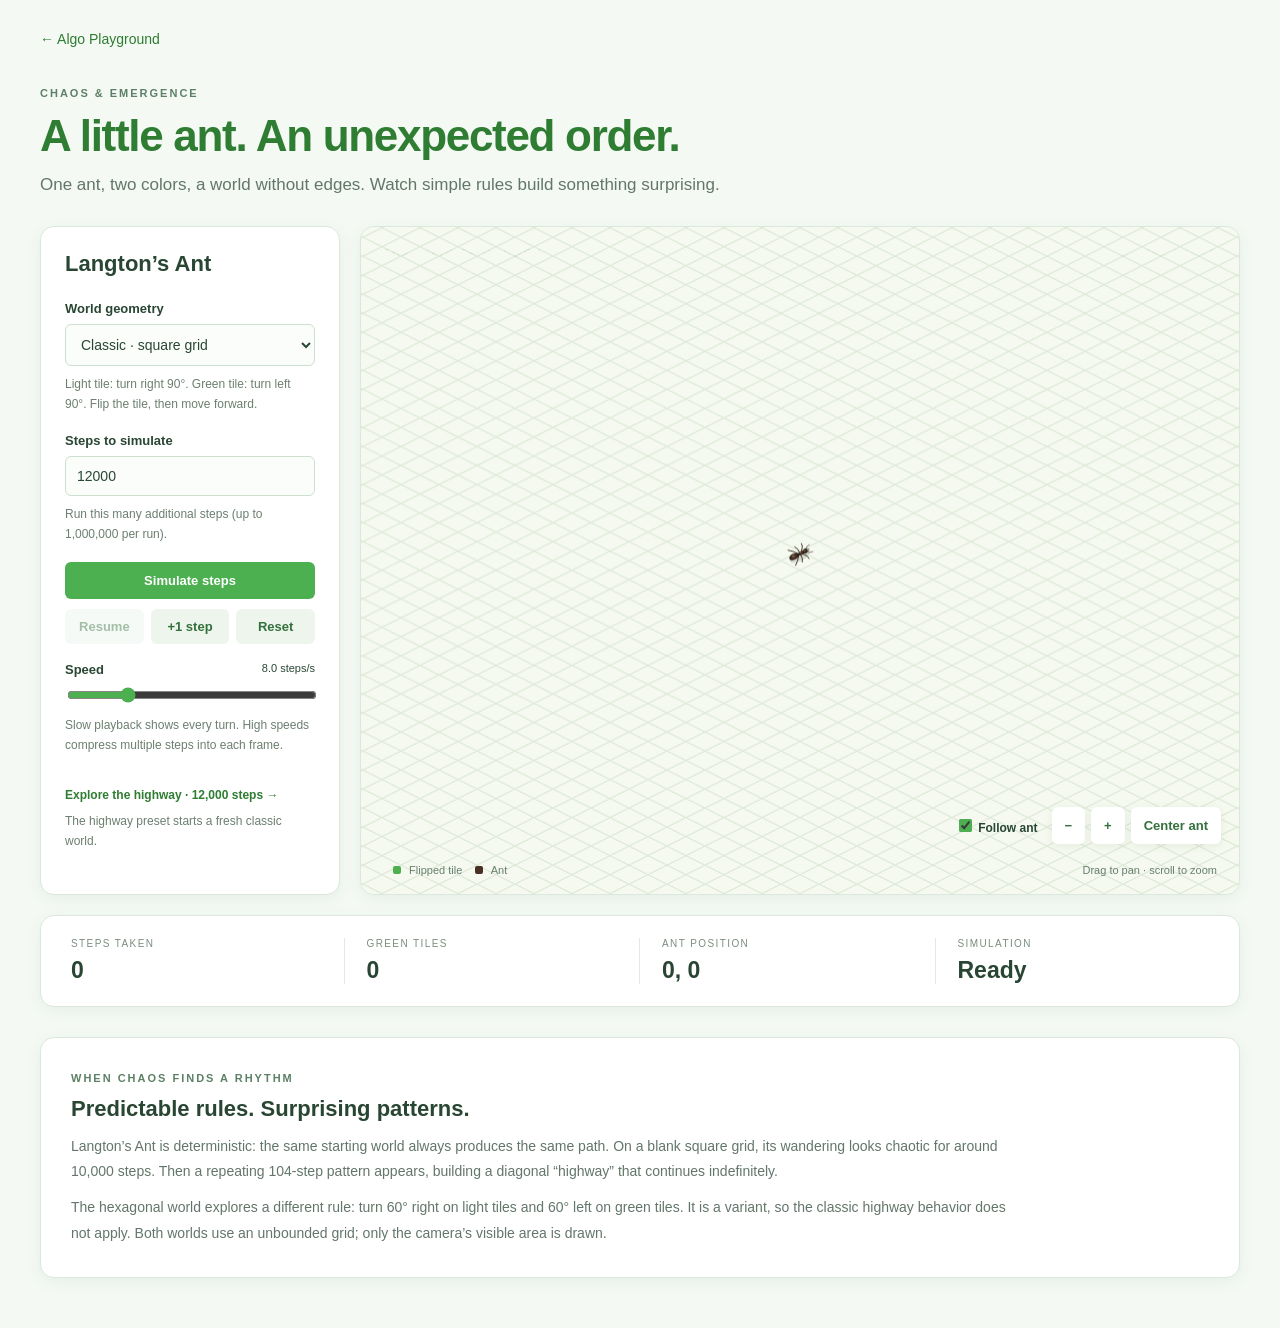
<file: LangtonsAnt/index.html>
<!DOCTYPE html>
<html lang="en">
<head>
  <meta charset="UTF-8">
  <meta name="viewport" content="width=device-width, initial-scale=1.0">
  <title>Langton’s Ant · Algo Playground</title>
  <link rel="stylesheet" href="style.css">
  <script src="simulation.js" defer></script>
  <script src="app.js" defer></script>
</head>
<body>
  <main>
    <a class="back" href="../index.html">← Algo Playground</a>
    <header><span class="eyebrow">CHAOS &amp; EMERGENCE</span><h1>A little ant. An unexpected order.</h1>
      <p>One ant, two colors, a world without edges. Watch simple rules build something surprising.</p></header>
    <div class="workspace">
      <aside class="panel">
        <h2>Langton’s Ant</h2>
        <label for="mode">World geometry</label>
        <select id="mode"><option value="square">Classic · square grid</option><option value="hex">Hexagonal · 60° variant</option></select>
        <p id="rules" class="hint">Light tile: turn right 90°. Green tile: turn left 90°. Flip the tile, then move forward.</p>
        <form id="run-form">
          <label for="steps">Steps to simulate</label>
          <input id="steps" type="number" min="1" max="1000000" step="1" value="12000" required>
          <p class="hint">Run this many additional steps (up to 1,000,000 per run).</p>
          <button id="run" type="submit">Simulate steps</button>
        </form>
        <div class="button-row"><button class="secondary" id="pause" disabled>Pause</button><button class="secondary" id="step">+1 step</button><button class="secondary" id="reset">Reset</button></div>
        <label for="speed">Speed <output id="speed-value">8 steps/s</output></label>
        <input id="speed" type="range" min="0" max="1000" step="1" value="226">
        <p class="hint" id="playback-hint">Slow playback shows every turn. High speeds compress multiple steps into each frame.</p>
        <button class="preset" id="highway">Explore the highway · 12,000 steps →</button>
        <p class="hint">The highway preset starts a fresh classic world.</p>
      </aside>
      <section class="world" aria-label="Ant simulation">
        <div class="world-top"><span class="world-label">THE INFINITE GARDEN</span><span id="geometry">CLASSIC WORLD</span></div>
        <canvas id="world" aria-label="Isometric ant simulation. Drag to pan and scroll to zoom." tabindex="0">Your browser needs canvas support to display this simulation.</canvas>
        <div class="view-controls"><label><input type="checkbox" id="follow" checked> Follow ant</label><button class="secondary" id="zoom-out" aria-label="Zoom out">−</button><button class="secondary" id="zoom-in" aria-label="Zoom in">+</button><button class="secondary" id="home">Center ant</button></div>
        <div class="world-bottom"><span><i class="dot"></i> Flipped tile <i class="dot ant-dot"></i> Ant</span><span>Drag to pan · scroll to zoom</span></div>
      </section>
    </div>
    <div class="stats"><div><span>STEPS TAKEN</span><strong id="count">0</strong></div><div><span>GREEN TILES</span><strong id="tiles">0</strong></div><div><span>ANT POSITION</span><strong id="position">0, 0</strong></div><div><span>SIMULATION</span><strong id="status" role="status">Ready</strong></div></div>
    <section class="explanation"><span class="eyebrow">WHEN CHAOS FINDS A RHYTHM</span><h2>Predictable rules. Surprising patterns.</h2><p>Langton’s Ant is deterministic: the same starting world always produces the same path. On a blank square grid, its wandering looks chaotic for around 10,000 steps. Then a repeating 104-step pattern appears, building a diagonal “highway” that continues indefinitely.</p><p>The hexagonal world explores a different rule: turn 60° right on light tiles and 60° left on green tiles. It is a variant, so the classic highway behavior does not apply. Both worlds use an unbounded grid; only the camera’s visible area is drawn.</p></section>
  </main>
</body>
</html>
</file>
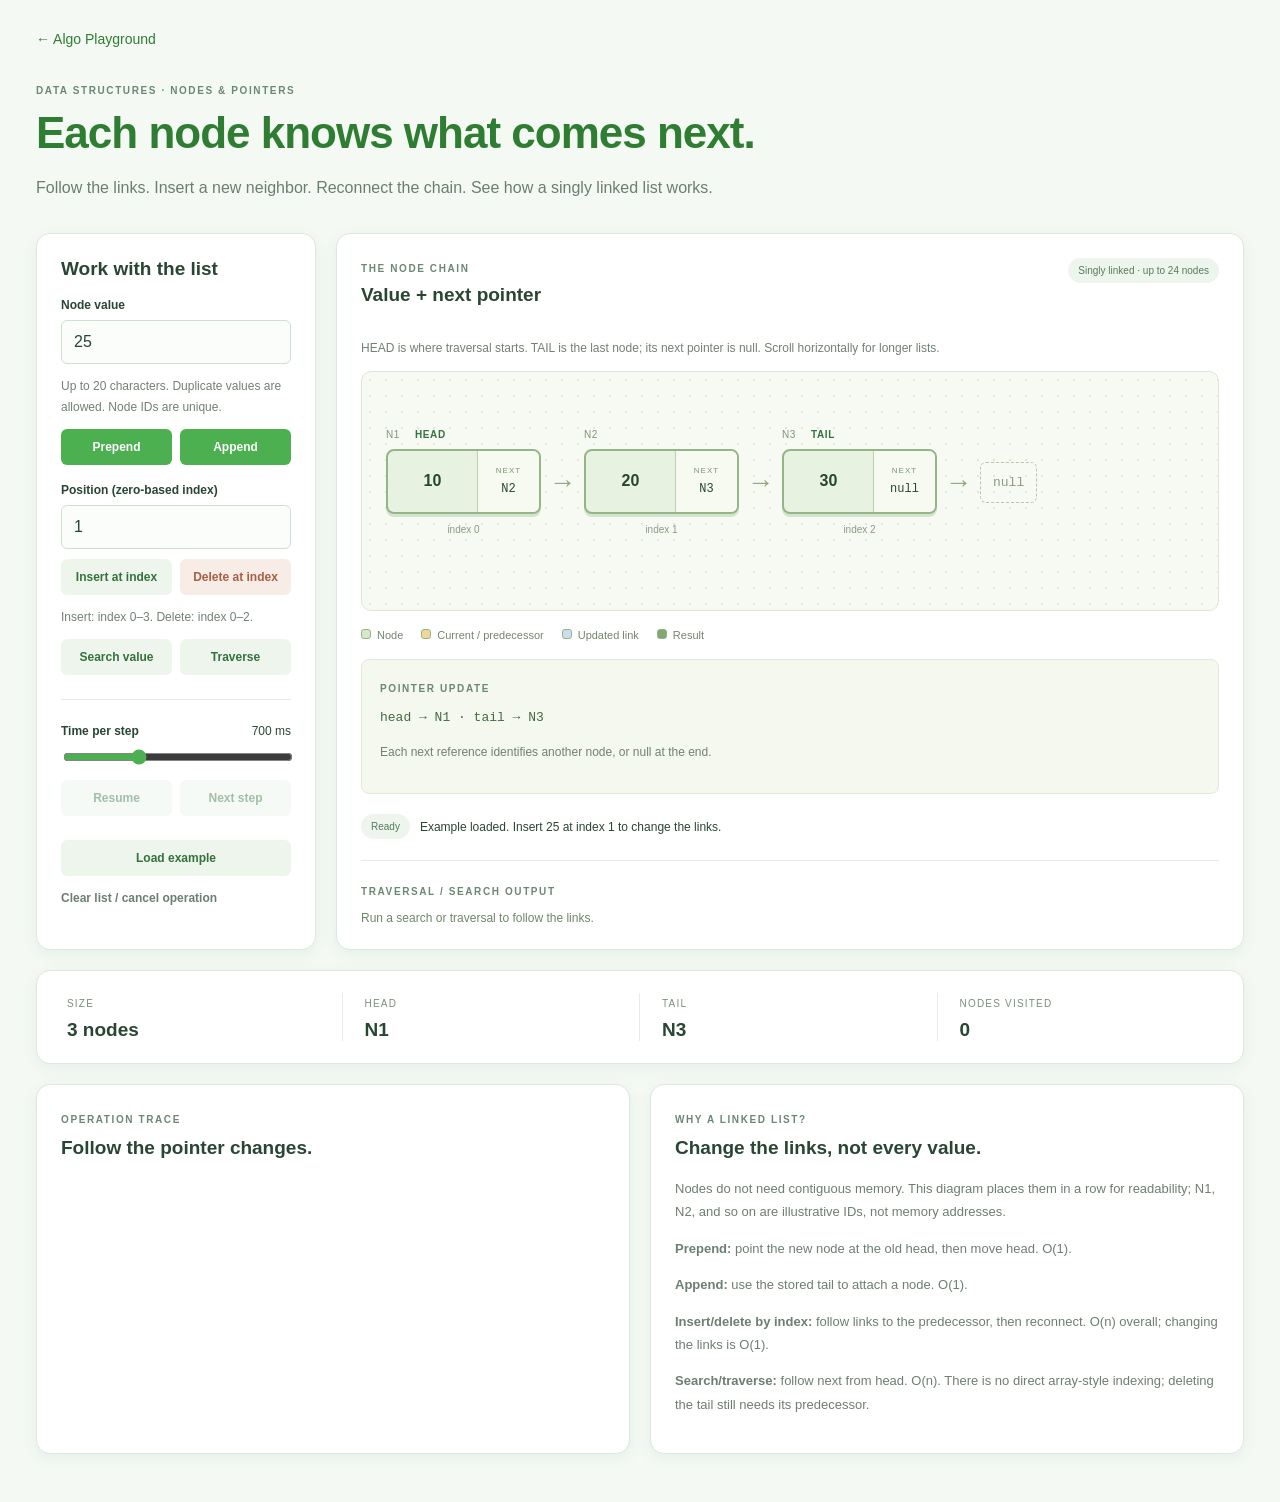
<file: LinkedList/index.html>
<!DOCTYPE html><html lang="en"><head><meta charset="UTF-8"><meta name="viewport" content="width=device-width, initial-scale=1.0"><title>Linked List · Algo Playground</title><link rel="stylesheet" href="style.css"><script src="LinkedList.js" defer></script><script src="script.js" defer></script></head><body><main><a class="back" href="../index.html">← Algo Playground</a><header><span class="eyebrow">DATA STRUCTURES · NODES &amp; POINTERS</span><h1>Each node knows what comes next.</h1><p>Follow the links. Insert a new neighbor. Reconnect the chain. See how a singly linked list works.</p></header>
<div class="workspace"><aside class="panel"><h2>Work with the list</h2><label for="value">Node value</label><input id="value" maxlength="20" value="25" placeholder="Text or a number"><p class="muted">Up to 20 characters. Duplicate values are allowed. Node IDs are unique.</p><div class="actions"><button id="prepend">Prepend</button><button id="append">Append</button></div><label for="index">Position (zero-based index)</label><input id="index" type="number" min="0" step="1" value="1"><div class="actions"><button id="insert" class="secondary">Insert at index</button><button id="remove" class="pop">Delete at index</button></div><p id="index-help" class="muted"></p><div class="actions"><button id="search" class="secondary">Search value</button><button id="traverse" class="secondary">Traverse</button></div><hr><label for="speed">Time per step <output id="speed-value">700 ms</output></label><input id="speed" type="range" min="100" max="2000" step="50" value="700"><div class="actions"><button id="pause" class="secondary" disabled>Pause</button><button id="next" class="secondary" disabled>Next step</button></div><button id="example" class="secondary wide">Load example</button><button id="clear" class="text-button">Clear list / cancel operation</button></aside>
<section class="panel"><div class="heading"><div><span class="eyebrow">THE NODE CHAIN</span><h2>Value + next pointer</h2></div><span class="badge">Singly linked · up to 24 nodes</span></div><p class="muted">HEAD is where traversal starts. TAIL is the last node; its next pointer is null. Scroll horizontally for longer lists.</p><div id="list-scroll" tabindex="0" aria-label="Scrollable linked list"><div id="chain" role="list" aria-label="Nodes from head to tail"></div></div><div class="legend"><span><i></i>Node</span><span><i class="active"></i>Current / predecessor</span><span><i class="changed"></i>Updated link</span><span><i class="found"></i>Result</span></div><div id="pointer-workbench"><span class="eyebrow">POINTER UPDATE</span><code id="pointer-code">head → N1 · tail → N3</code><p id="pointer-note" class="muted">Values live inside nodes. The next reference connects one node to another.</p></div><div class="status-line"><span id="phase" class="badge">Ready</span><p id="status" role="status">Try inserting 25 at index 1, then trace the updated chain.</p></div><div class="output-panel"><span class="eyebrow">TRAVERSAL / SEARCH OUTPUT</span><div id="output">Run a search or traversal to follow the links.</div></div></section></div>
<section class="stats"><div><span>SIZE</span><strong id="size">0 nodes</strong></div><div><span>HEAD</span><strong id="head">null</strong></div><div><span>TAIL</span><strong id="tail">null</strong></div><div><span>NODES VISITED</span><strong id="visited">0</strong></div></section><div class="bottom"><section class="panel"><span class="eyebrow">OPERATION TRACE</span><h2>Follow the pointer changes.</h2><ol id="trace"><li>Your next operation will appear here.</li></ol></section><section class="panel lesson"><div><span class="eyebrow">WHY A LINKED LIST?</span><h2>Change the links, not every value.</h2><p>Nodes do not need contiguous memory. This diagram places them in a row for readability; N1, N2, and so on are illustrative IDs, not memory addresses.</p></div><div><p><b>Prepend:</b> point the new node at the old head, then move head. O(1).</p><p><b>Append:</b> use the stored tail to attach a node. O(1).</p><p><b>Insert/delete by index:</b> follow links to the predecessor, then reconnect. O(n) overall; changing the links is O(1).</p><p><b>Search/traverse:</b> follow next from head. O(n). There is no direct array-style indexing; deleting the tail still needs its predecessor.</p></div></section></div></main></body></html>
</file>
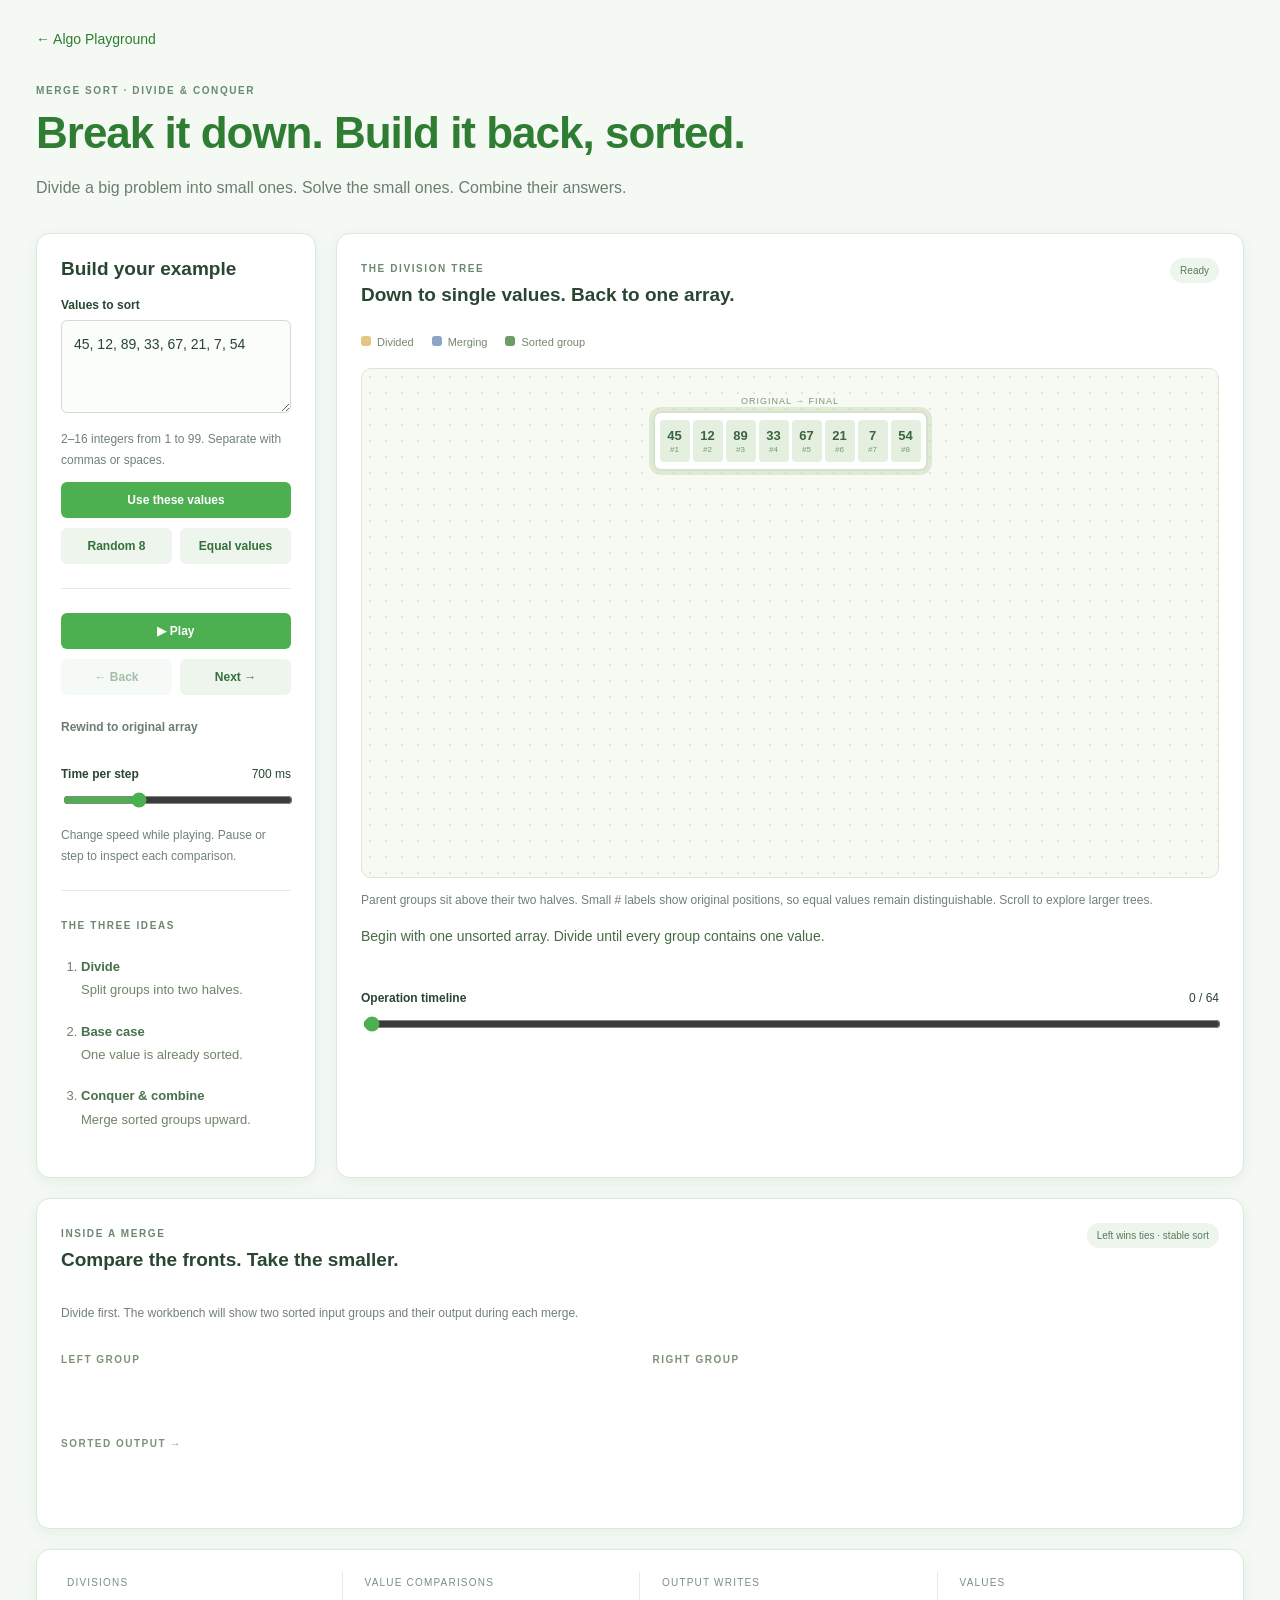
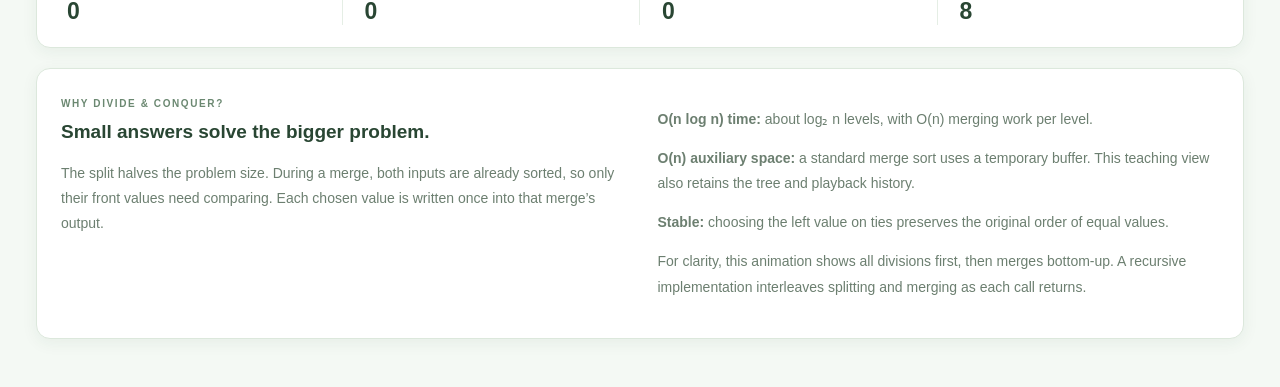
<file: MergeSort/index.html>
<!DOCTYPE html><html lang="en"><head><meta charset="UTF-8"><meta name="viewport" content="width=device-width, initial-scale=1.0"><title>Merge Sort · Divide &amp; Conquer</title><link rel="stylesheet" href="style.css"><script src="merge.js" defer></script><script src="script.js" defer></script></head><body><main><a class="back" href="../index.html">← Algo Playground</a><header><span class="eyebrow">MERGE SORT · DIVIDE &amp; CONQUER</span><h1>Break it down. Build it back, sorted.</h1><p>Divide a big problem into small ones. Solve the small ones. Combine their answers.</p></header>
<div class="workspace"><aside class="panel"><h2>Build your example</h2><form id="input-form"><label for="arrayInput">Values to sort</label><textarea id="arrayInput" rows="3">45, 12, 89, 33, 67, 21, 7, 54</textarea><p class="muted">2–16 integers from 1 to 99. Separate with commas or spaces.</p><button class="primary" id="apply">Use these values</button></form><p id="error" class="muted" role="status"></p><div class="actions"><button class="secondary" id="random">Random 8</button><button class="secondary" id="duplicates">Equal values</button></div><hr>
<button id="startBtn" class="primary">▶ Play</button><div class="actions"><button id="back" class="secondary">← Back</button><button id="next" class="secondary">Next →</button></div><button id="resetBtn" class="text-button">Rewind to original array</button><label for="speedSlider">Time per step <output id="speed-value">700 ms</output></label><input id="speedSlider" type="range" min="100" max="2000" step="50" value="700"><p class="muted">Change speed while playing. Pause or step to inspect each comparison.</p><hr><span class="eyebrow">THE THREE IDEAS</span><ol class="ideas"><li><b>Divide</b><br>Split groups into two halves.</li><li><b>Base case</b><br>One value is already sorted.</li><li><b>Conquer &amp; combine</b><br>Merge sorted groups upward.</li></ol></aside>
<section class="panel"><div class="heading"><div><span class="eyebrow">THE DIVISION TREE</span><h2>Down to single values. Back to one array.</h2></div><span class="badge" id="phase">Ready</span></div><div class="legend"><span><i class="dot divide"></i>Divided</span><span><i class="dot merging"></i>Merging</span><span><i class="dot sorted"></i>Sorted group</span></div><div id="tree-scroll" tabindex="0" aria-label="Scrollable merge sort tree"><div id="tree-container"></div></div><p class="muted">Parent groups sit above their two halves. Small # labels show original positions, so equal values remain distinguishable. Scroll to explore larger trees.</p><p id="status" role="status"></p><label for="timeline">Operation timeline <output id="progress">0 / 0</output></label><input id="timeline" type="range" min="0" max="1" value="0"></section></div>
<section class="panel workbench"><div class="heading"><div><span class="eyebrow">INSIDE A MERGE</span><h2>Compare the fronts. Take the smaller.</h2></div><span class="badge">Left wins ties · stable sort</span></div><p id="merge-hint" class="muted">This workbench becomes active when two sorted groups are ready to merge.</p><div class="merge-inputs"><div><h3>LEFT GROUP</h3><div id="left" class="tokens"></div></div><div><h3>RIGHT GROUP</h3><div id="right" class="tokens"></div></div></div><h3>SORTED OUTPUT →</h3><div id="output" class="tokens"></div></section>
<section class="stats"><div><span>DIVISIONS</span><strong id="splits">0</strong></div><div><span>VALUE COMPARISONS</span><strong id="comparisons">0</strong></div><div><span>OUTPUT WRITES</span><strong id="writes">0</strong></div><div><span>VALUES</span><strong id="count">8</strong></div></section><section class="panel lesson"><div><span class="eyebrow">WHY DIVIDE &amp; CONQUER?</span><h2>Small answers solve the bigger problem.</h2><p>The split halves the problem size. During a merge, both inputs are already sorted, so only their front values need comparing. Each chosen value is written once into that merge’s output.</p></div><div><p><b>O(n log n) time:</b> about log₂ n levels, with O(n) merging work per level.</p><p><b>O(n) auxiliary space:</b> a standard merge sort uses a temporary buffer. This teaching view also retains the tree and playback history.</p><p><b>Stable:</b> choosing the left value on ties preserves the original order of equal values.</p><p class="muted">For clarity, this animation shows all divisions first, then merges bottom-up. A recursive implementation interleaves splitting and merging as each call returns.</p></div></section></main></body></html>
</file>
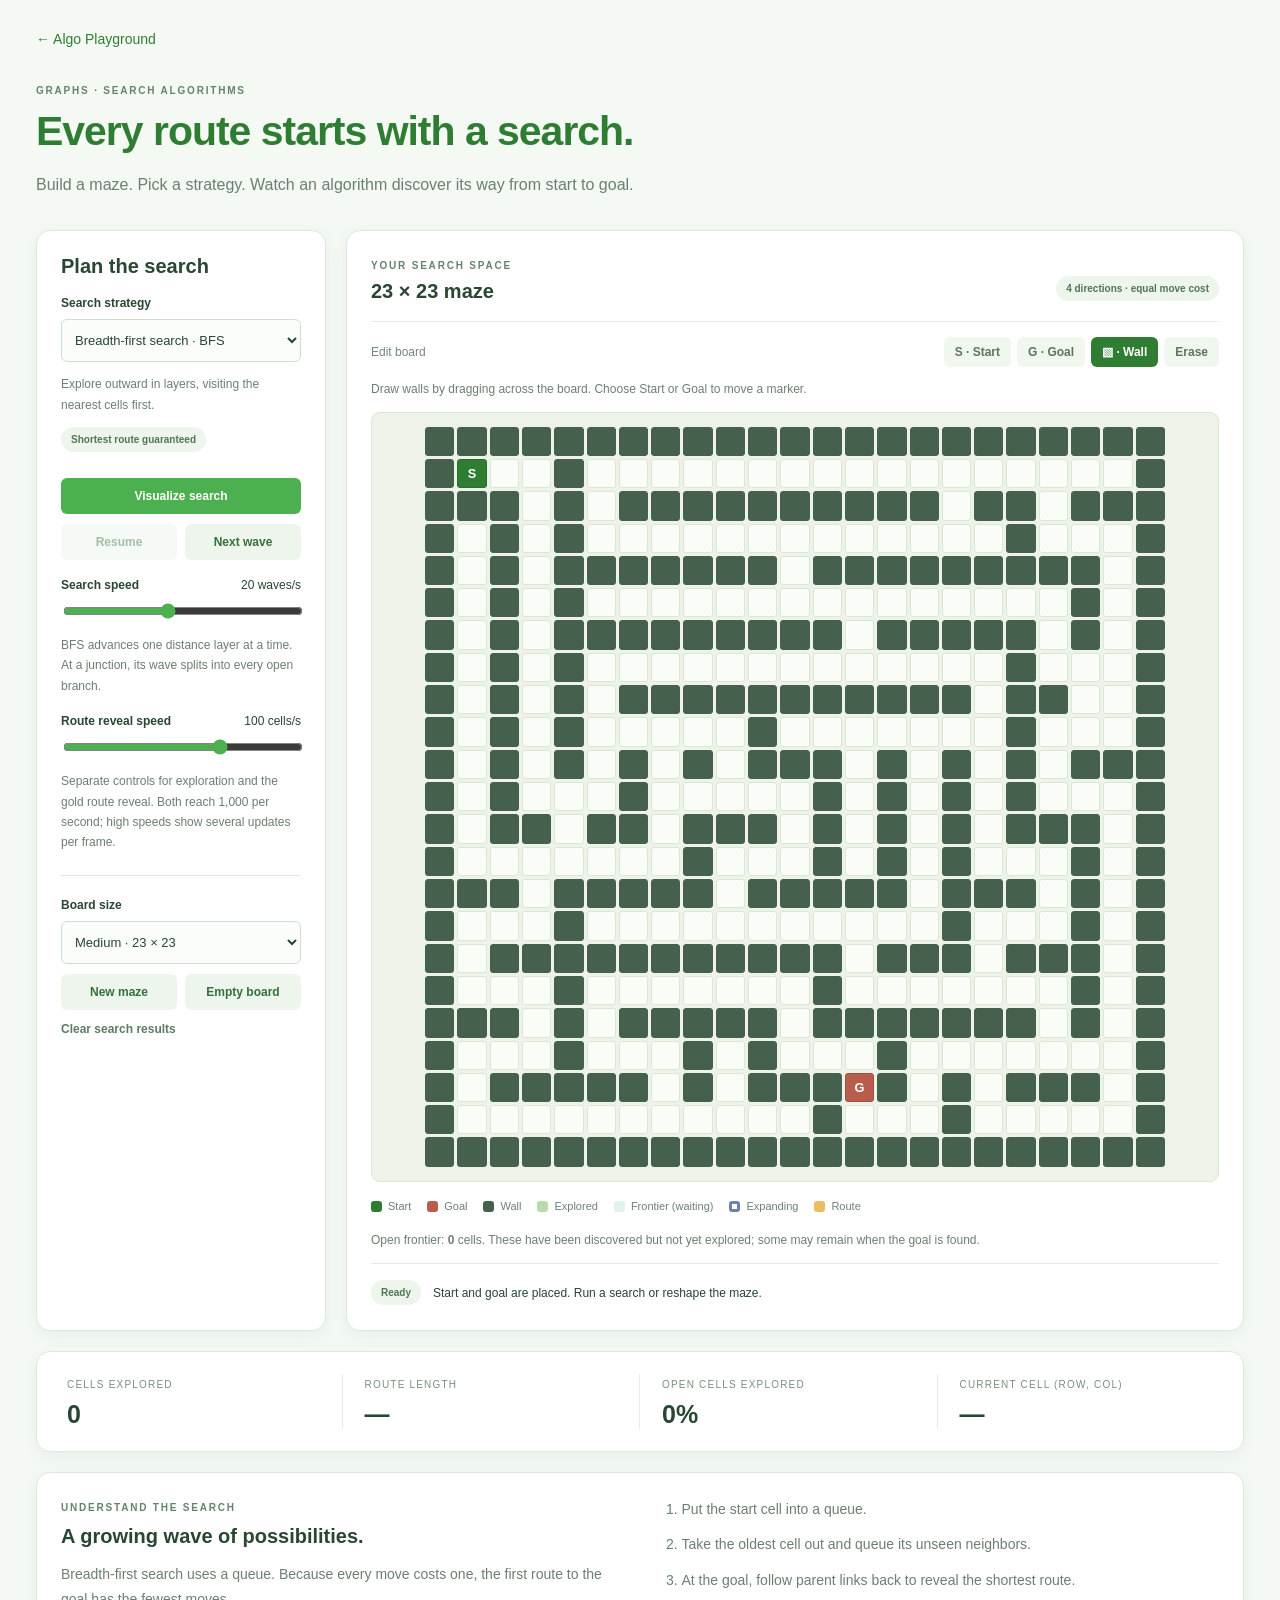
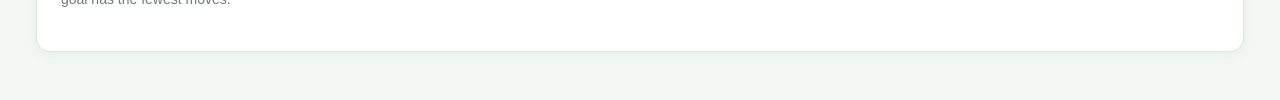
<file: PathFinding/index.html>
<!DOCTYPE html>
<html lang="en"><head><meta charset="UTF-8"><meta name="viewport" content="width=device-width, initial-scale=1.0"><title>Pathfinding Visualizer · Algo Playground</title><link rel="stylesheet" href="style.css"><script src="PathFinder.js" defer></script><script src="script.js" defer></script></head>
<body><main><a class="back" href="../index.html">← Algo Playground</a>
<header><span class="eyebrow">GRAPHS · SEARCH ALGORITHMS</span><h1>Every route starts with a search.</h1><p>Build a maze. Pick a strategy. Watch an algorithm discover its way from start to goal.</p></header>
<div class="workspace"><aside class="panel controls">
<h2>Plan the search</h2><label for="algorithm">Search strategy</label><select id="algorithm"><option value="BFS">Breadth-first search · BFS</option><option value="DFS">Depth-first search · DFS</option><option value="Astar">A* search</option></select><p id="algorithm-summary" class="muted"></p><span id="guarantee" class="badge"></span>
<button id="run" class="primary">Visualize search</button><div class="actions"><button id="pause" class="secondary" disabled>Pause</button><button id="step" class="secondary">Next step</button></div>
<label for="speed">Search speed <output id="speed-value">20 waves/s</output></label><input id="speed" type="range" min="0" max="1000" value="434"><p class="muted" id="wave-note">BFS advances one distance layer at a time.</p>
<label for="route-speed">Route reveal speed <output id="route-speed-value">100 cells/s</output></label><input id="route-speed" type="range" min="0" max="1000" value="667"><p class="muted">Separate controls for exploration and the gold route reveal. Both reach 1,000 per second; high speeds show several updates per frame.</p>
<hr><label for="mazeSize">Board size</label><select id="mazeSize"><option value="15">Small · 15 × 15</option><option value="23" selected>Medium · 23 × 23</option><option value="31">Large · 31 × 31</option></select>
<div class="actions"><button id="newMaze" class="secondary">New maze</button><button id="empty" class="secondary">Empty board</button></div><button id="clear" class="text-button">Clear search results</button>
</aside><section class="panel board-panel">
<div class="board-heading"><div><span class="eyebrow">YOUR SEARCH SPACE</span><h2 id="board-title">23 × 23 maze</h2></div><span class="badge">4 directions · equal move cost</span></div>
<div class="toolbar" role="group" aria-label="Board editing tool"><span>Edit board</span><button data-tool="start" aria-pressed="false">S · Start</button><button data-tool="goal" aria-pressed="false">G · Goal</button><button data-tool="wall" aria-pressed="true">▧ · Wall</button><button data-tool="erase" aria-pressed="false">Erase</button></div>
<p id="hint" class="muted">Draw walls by dragging across the board. Choose Start or Goal to move a marker.</p>
<div class="grid-viewport"><div id="grid" role="group" aria-label="Editable maze"></div></div>
<div class="legend"><span><i class="swatch start"></i>Start</span><span><i class="swatch goal"></i>Goal</span><span><i class="swatch wall"></i>Wall</span><span><i class="swatch visited"></i>Explored</span><span><i class="swatch frontier"></i>Frontier (waiting)</span><span><i class="swatch current"></i>Expanding</span><span><i class="swatch path"></i>Route</span></div>
<p class="muted">Open frontier: <strong id="frontier-count">0</strong> cells. These have been discovered but not yet explored; some may remain when the goal is found.</p>
<div class="status-line"><span id="phase" class="badge">Ready</span><p id="status" role="status">Start and goal are placed. Run a search or reshape the maze.</p></div>
</section></div>
<section class="stats" aria-label="Search statistics"><div><span>CELLS EXPLORED</span><strong id="visited-count">0</strong></div><div><span>ROUTE LENGTH</span><strong id="path-count">—</strong></div><div><span>OPEN CELLS EXPLORED</span><strong id="coverage">0%</strong></div><div><span>CURRENT CELL (ROW, COL)</span><strong id="current-cell">—</strong></div></section>
<section class="panel lesson"><div><span class="eyebrow">UNDERSTAND THE SEARCH</span><h2 id="lesson-title">A growing wave of possibilities.</h2><p id="lesson-copy"></p></div><ol><li id="lesson-one"></li><li id="lesson-two"></li><li id="lesson-three"></li></ol></section>
</main></body></html>
</file>
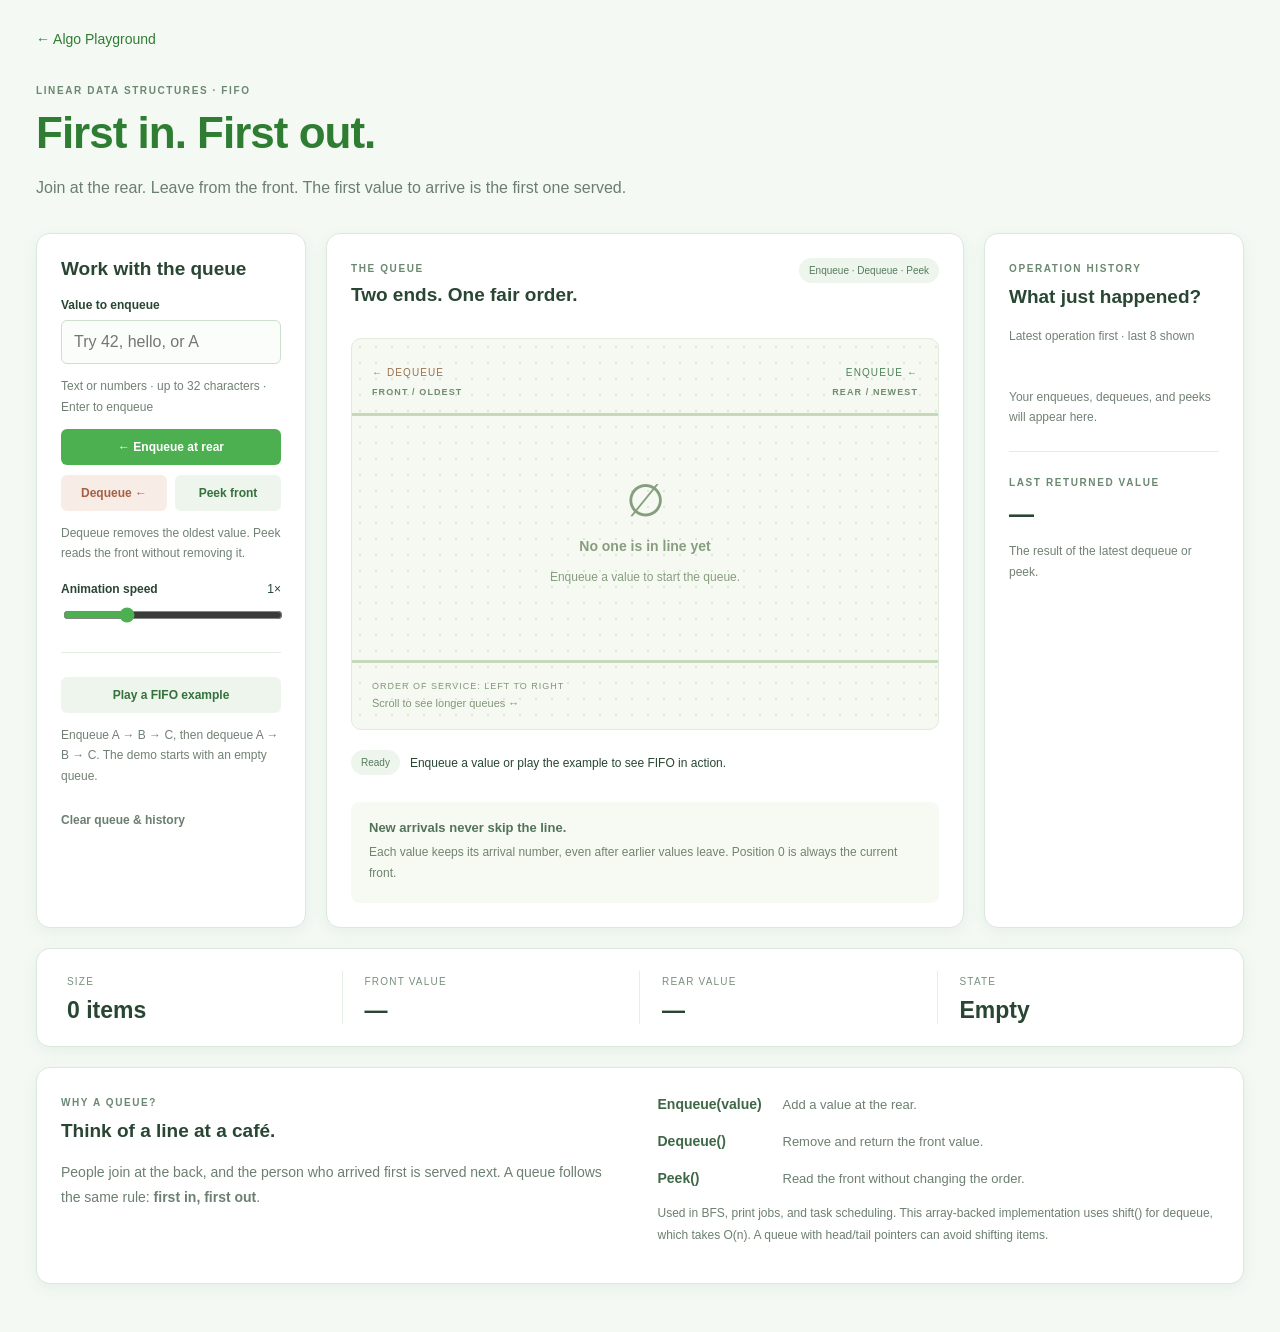
<file: Queue/index.html>
<!DOCTYPE html>
<html lang="en"><head><meta charset="UTF-8"><meta name="viewport" content="width=device-width, initial-scale=1.0"><title>Queue Visualizer · Algo Playground</title><link rel="stylesheet" href="style.css"><script src="Queue.js" defer></script><script src="script.js" defer></script></head>
<body><main><a class="back" href="../index.html">← Algo Playground</a><header><span class="eyebrow">LINEAR DATA STRUCTURES · FIFO</span><h1>First in. First out.</h1><p>Join at the rear. Leave from the front. The first value to arrive is the first one served.</p></header>
<div class="workspace"><aside class="panel controls"><h2>Work with the queue</h2><form id="enqueue-form"><label for="queueInput">Value to enqueue</label><input id="queueInput" maxlength="32" placeholder="Try 42, hello, or A" autocomplete="off" required><p class="muted">Text or numbers · up to 32 characters · Enter to enqueue</p><button id="enqueueButton" class="primary">← Enqueue at rear</button></form><div class="actions"><button id="dequeueButton" class="pop">Dequeue ←</button><button id="peekButton" class="secondary">Peek front</button></div><p class="muted">Dequeue removes the oldest value. Peek reads the front without removing it.</p><label for="speed">Animation speed <output id="speed-value">1×</output></label><input id="speed" type="range" min="25" max="300" step="25" value="100"><hr><button id="demo" class="secondary wide">Play a FIFO example</button><p class="muted">Enqueue A → B → C, then dequeue A → B → C. The demo starts with an empty queue.</p><button id="clear" class="text-button">Clear queue &amp; history</button></aside>
<section class="panel stage-panel"><div class="heading"><div><span class="eyebrow">THE QUEUE</span><h2>Two ends. One fair order.</h2></div><span class="badge">Enqueue · Dequeue · Peek</span></div>
<div class="queue-stage"><div class="lane-heading"><span>← DEQUEUE<br><b>FRONT / OLDEST</b></span><span>ENQUEUE ←<br><b>REAR / NEWEST</b></span></div><div id="queue-scroll" tabindex="0" aria-label="Scrollable queue, front on the left"><div id="empty-state"><span>∅</span><strong>No one is in line yet</strong><p>Enqueue a value to start the queue.</p></div><ol id="visualQueue" aria-label="Queue values from front to rear"></ol></div><div class="lane-footer">ORDER OF SERVICE: LEFT TO RIGHT <span>Scroll to see longer queues ↔</span></div></div>
<div class="status-line"><span id="phase" class="badge">Ready</span><p id="status" role="status">Enqueue a value or play the example to see FIFO in action.</p></div><div class="order-note"><b>New arrivals never skip the line.</b><p>Each value keeps its arrival number, even after earlier values leave. Position 0 is always the current front.</p></div></section>
<aside class="panel history-panel"><span class="eyebrow">OPERATION HISTORY</span><h2>What just happened?</h2><p class="muted">Latest operation first · last 8 shown</p><ol id="history" aria-label="Recent operations"></ol><p id="history-empty" class="muted">Your enqueues, dequeues, and peeks will appear here.</p><div class="return-box"><span class="eyebrow">LAST RETURNED VALUE</span><strong id="returned">—</strong><p class="muted">The result of the latest dequeue or peek.</p></div></aside></div>
<section class="stats" aria-label="Queue statistics"><div><span>SIZE</span><strong id="size">0 items</strong></div><div><span>FRONT VALUE</span><strong id="front-value">—</strong></div><div><span>REAR VALUE</span><strong id="rear-value">—</strong></div><div><span>STATE</span><strong id="state">Empty</strong></div></section>
<section class="panel lesson"><div><span class="eyebrow">WHY A QUEUE?</span><h2>Think of a line at a café.</h2><p>People join at the back, and the person who arrived first is served next. A queue follows the same rule: <b>first in, first out</b>.</p></div><div class="concepts"><p><b>Enqueue(value)</b><span>Add a value at the rear.</span></p><p><b>Dequeue()</b><span>Remove and return the front value.</span></p><p><b>Peek()</b><span>Read the front without changing the order.</span></p><p class="muted">Used in BFS, print jobs, and task scheduling. This array-backed implementation uses shift() for dequeue, which takes O(n). A queue with head/tail pointers can avoid shifting items.</p></div></section>
</main></body></html>
</file>
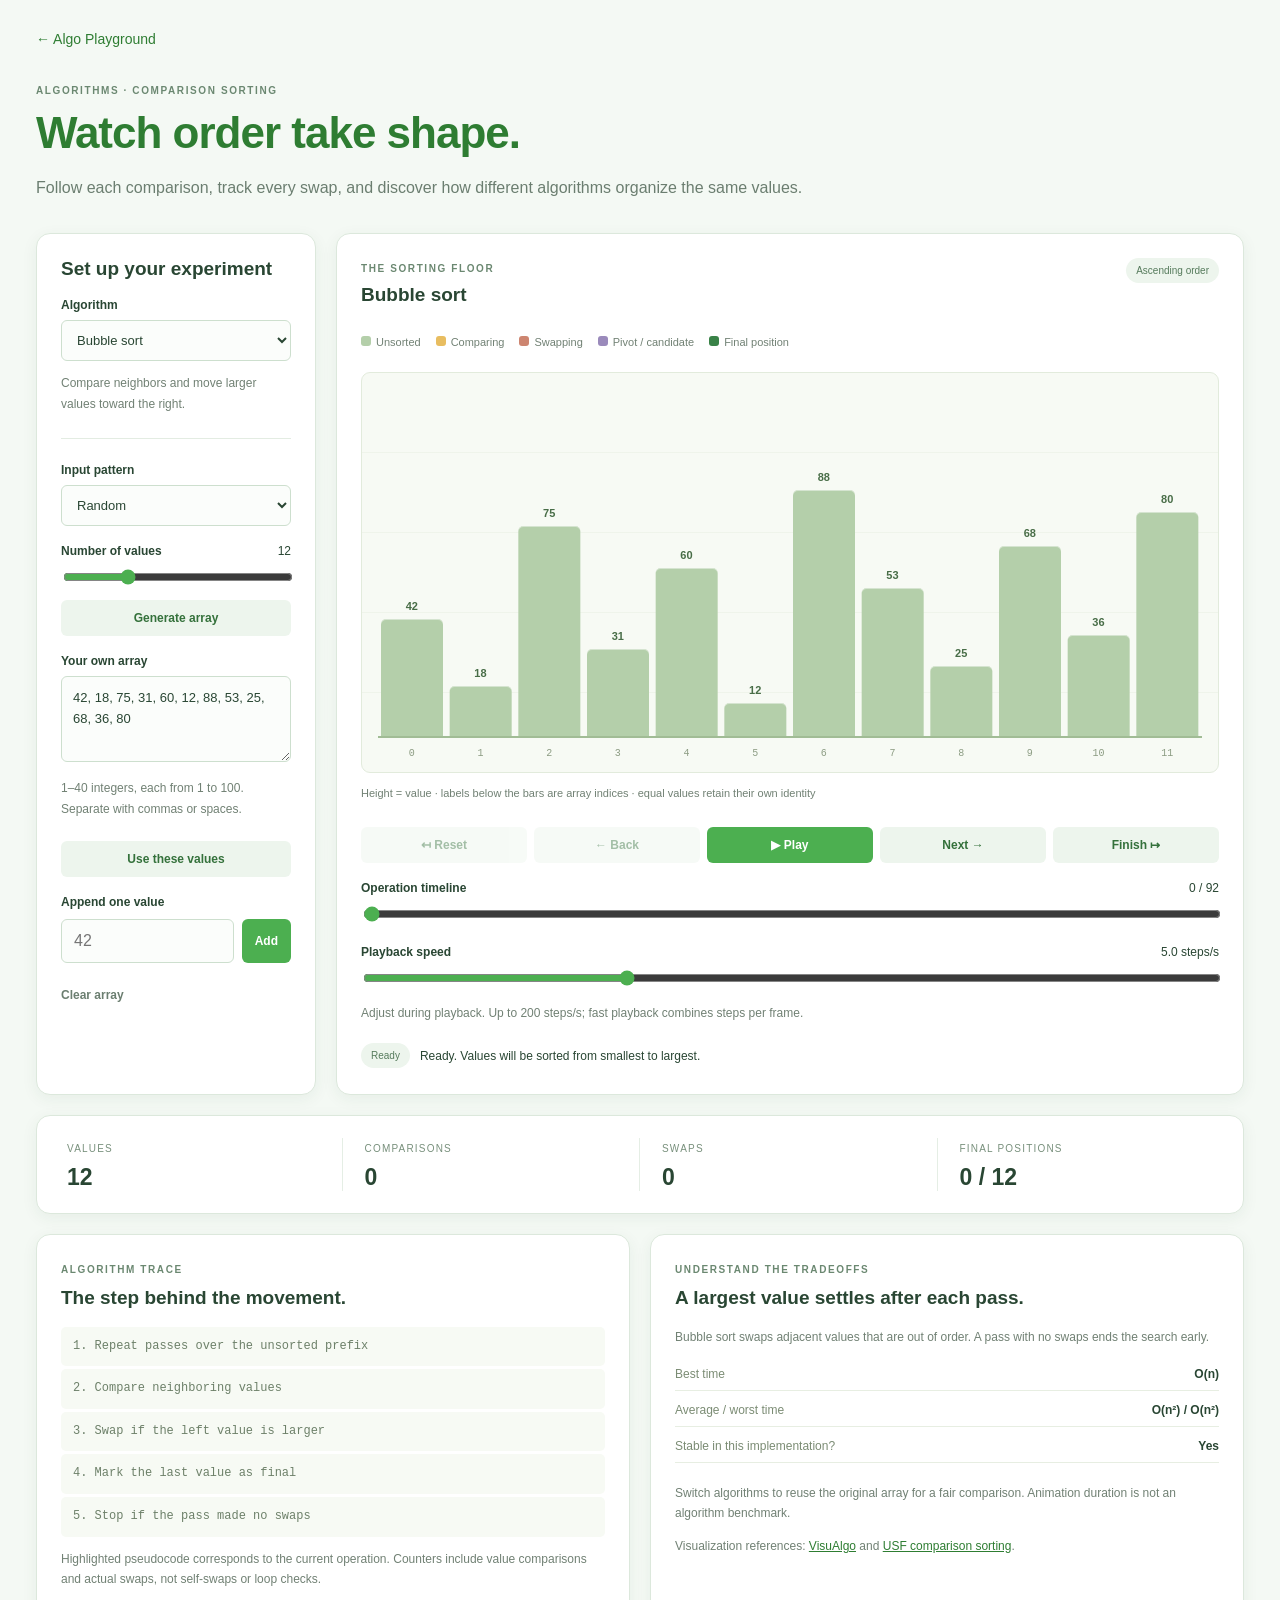
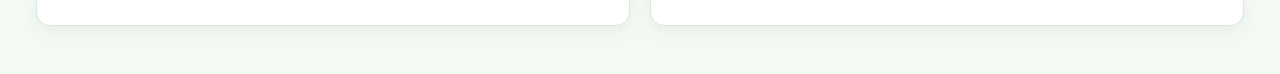
<file: Sorting/index.html>
<!DOCTYPE html>
<html lang="en"><head><meta charset="UTF-8"><meta name="viewport" content="width=device-width, initial-scale=1.0"><title>Sorting Studio · Algo Playground</title><link rel="stylesheet" href="style.css"><script src="algorithms.js" defer></script><script src="script.js" defer></script></head><body><main>
<a class="back" href="../index.html">← Algo Playground</a><header><span class="eyebrow">ALGORITHMS · COMPARISON SORTING</span><h1>Watch order take shape.</h1><p>Follow each comparison, track every swap, and discover how different algorithms organize the same values.</p></header>
<div class="workspace"><aside class="panel"><h2>Set up your experiment</h2><label for="algoSelect">Algorithm</label><select id="algoSelect"><option value="bubble">Bubble sort</option><option value="selection">Selection sort</option><option value="insertion">Insertion sort</option><option value="quick">Quick sort</option></select><p id="summary" class="muted"></p>
<hr><label for="preset">Input pattern</label><select id="preset"><option value="random">Random</option><option value="nearly">Nearly sorted</option><option value="reverse">Reversed</option><option value="duplicates">Many duplicates</option><option value="sorted">Already sorted</option></select><label for="sizeRange">Number of values <output id="size-value">12</output></label><input id="sizeRange" type="range" min="2" max="40" value="12"><button id="randomBtn" class="secondary wide">Generate array</button>
<form id="array-form"><label for="customInput">Your own array</label><textarea id="customInput" rows="3" spellcheck="false">42, 18, 75, 31, 60, 12, 88, 53, 25, 68, 36, 80</textarea><p class="muted">1–40 integers, each from 1 to 100. Separate with commas or spaces.</p><button id="applyBtn" class="secondary wide">Use these values</button></form><p id="input-message" role="status" class="muted"></p>
<form id="add-form"><label for="sortInput">Append one value</label><div class="actions"><input id="sortInput" type="number" min="1" max="100" step="1" placeholder="42" required><button id="addBtn">Add</button></div></form><button id="clearBtn" class="text-button">Clear array</button></aside>
<section class="panel visualization"><div class="heading"><div><span class="eyebrow">THE SORTING FLOOR</span><h2 id="chart-title">Bubble sort</h2></div><span class="badge">Ascending order</span></div>
<div class="legend"><span><i class="key unsorted"></i>Unsorted</span><span><i class="key compare"></i>Comparing</span><span><i class="key swap"></i>Swapping</span><span><i class="key pivot"></i>Pivot / candidate</span><span><i class="key fixed"></i>Final position</span></div>
<div class="chart-scroll" tabindex="0" aria-label="Scrollable sorting chart"><div id="chart-container" role="img" aria-label="Array bars"></div></div><p class="muted chart-note">Height = value · labels below the bars are array indices · equal values retain their own identity</p>
<div class="playback"><button id="resetBtn" class="secondary" aria-label="Rewind to beginning">↤ Reset</button><button id="backBtn" class="secondary" aria-label="Previous step">← Back</button><button id="playBtn">▶ Play</button><button id="stepBtn" class="secondary">Next →</button><button id="endBtn" class="secondary">Finish ↦</button></div>
<label for="timeline">Operation timeline <output id="progress">0 / 0</output></label><input id="timeline" type="range" min="0" max="1" value="0"><label for="speedRange">Playback speed <output id="speed-value">5 steps/s</output></label><input id="speedRange" type="range" min="0" max="1000" value="304"><p class="muted">Adjust during playback. Up to 200 steps/s; fast playback combines steps per frame.</p>
<div class="status-line"><span id="phase" class="badge">Ready</span><p id="status" role="status"></p></div></section></div>
<section class="stats"><div><span>VALUES</span><strong id="count">12</strong></div><div><span>COMPARISONS</span><strong id="compCount">0</strong></div><div><span>SWAPS</span><strong id="swapCount">0</strong></div><div><span>FINAL POSITIONS</span><strong id="fixedCount">0 / 12</strong></div></section>
<div class="bottom"><section class="panel"><span class="eyebrow">ALGORITHM TRACE</span><h2>The step behind the movement.</h2><ol id="code"></ol><p class="muted">Highlighted pseudocode corresponds to the current operation. Counters include value comparisons and actual swaps, not self-swaps or loop checks.</p></section><section class="panel"><span class="eyebrow">UNDERSTAND THE TRADEOFFS</span><h2 id="lesson-title"></h2><p id="lesson" class="muted"></p><div class="facts"><div><span>Best time</span><strong id="best"></strong></div><div><span>Average / worst time</span><strong id="worst"></strong></div><div><span>Stable in this implementation?</span><strong id="stable"></strong></div></div><p class="muted">Switch algorithms to reuse the original array for a fair comparison. Animation duration is not an algorithm benchmark.</p><p class="muted">Visualization references: <a href="https://visualgo.net/en/sorting" target="_blank" rel="noopener noreferrer">VisuAlgo</a> and <a href="https://www.cs.usfca.edu/~galles/visualization/ComparisonSort.html" target="_blank" rel="noopener noreferrer">USF comparison sorting</a>.</p></section></div>
</main></body></html>
</file>
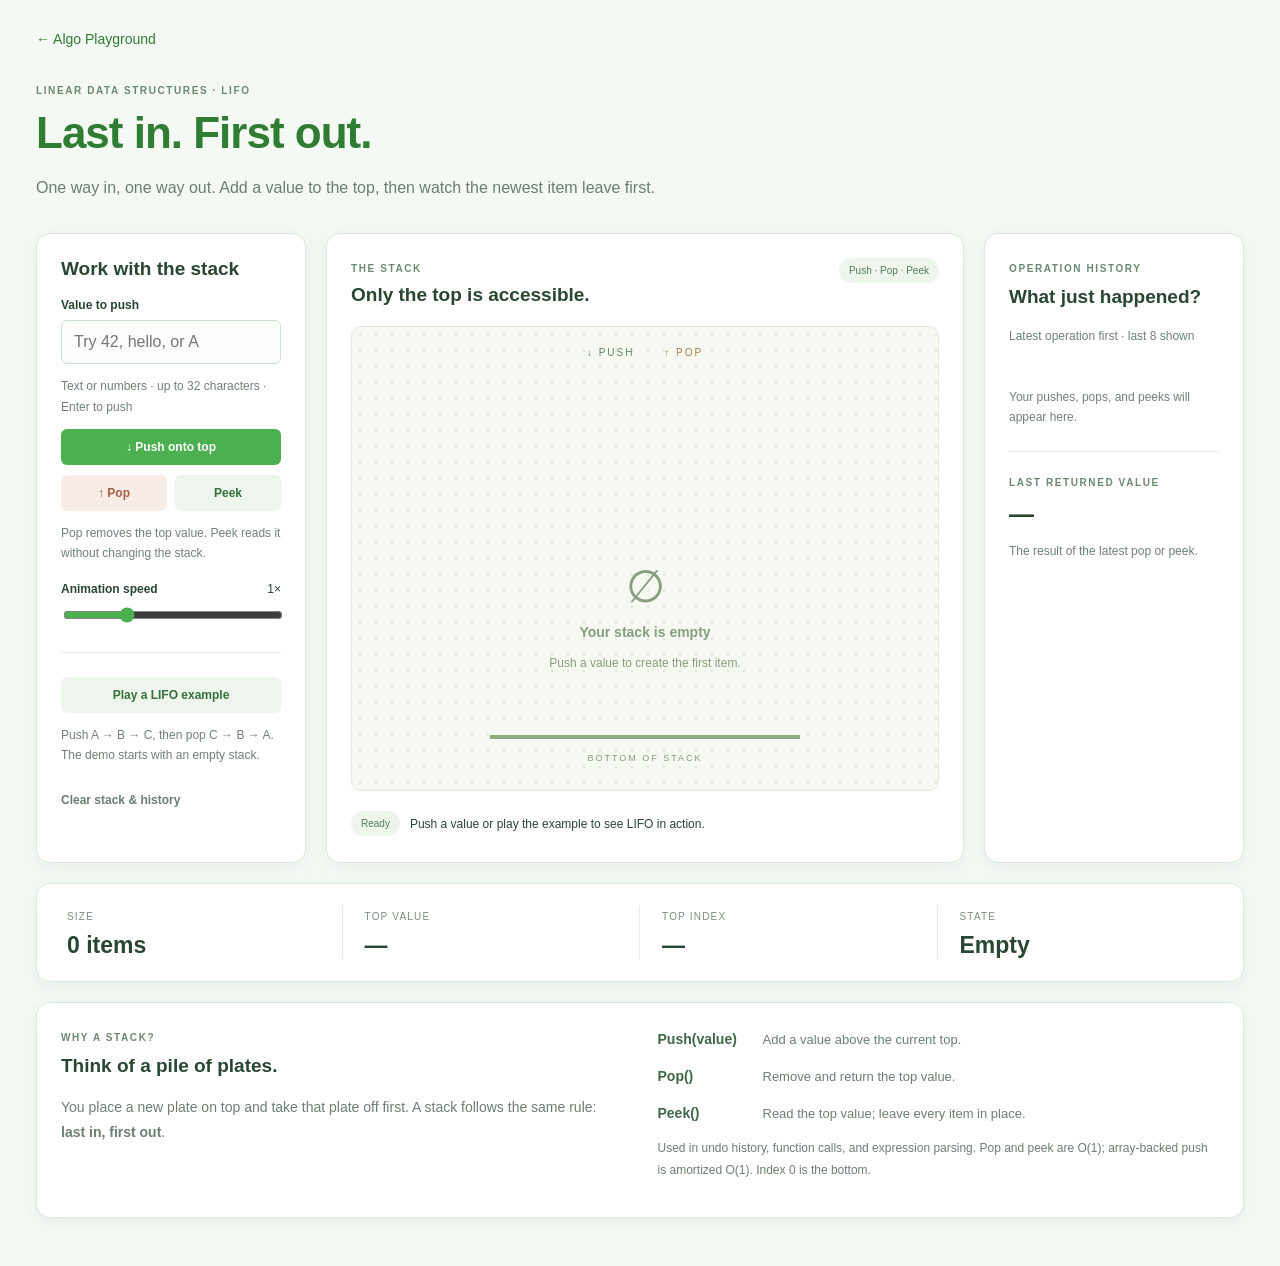
<file: Stack/index.html>
<!DOCTYPE html>
<html lang="en"><head><meta charset="UTF-8"><meta name="viewport" content="width=device-width, initial-scale=1.0"><title>Stack Visualizer · Algo Playground</title><link rel="stylesheet" href="style.css"><script src="Stack.js" defer></script><script src="script.js" defer></script></head>
<body><main><a class="back" href="../index.html">← Algo Playground</a>
<header><span class="eyebrow">LINEAR DATA STRUCTURES · LIFO</span><h1>Last in. First out.</h1><p>One way in, one way out. Add a value to the top, then watch the newest item leave first.</p></header>
<div class="workspace"><aside class="panel controls"><h2>Work with the stack</h2>
<form id="push-form"><label for="stackInput">Value to push</label><input id="stackInput" maxlength="32" placeholder="Try 42, hello, or A" autocomplete="off" required><p class="muted">Text or numbers · up to 32 characters · Enter to push</p><button id="pushButton" class="primary">↓ Push onto top</button></form>
<div class="actions"><button id="popButton" class="pop">↑ Pop</button><button id="peekButton" class="secondary">Peek</button></div><p class="muted">Pop removes the top value. Peek reads it without changing the stack.</p>
<label for="speed">Animation speed <output id="speed-value">1×</output></label><input id="speed" type="range" min="25" max="300" step="25" value="100">
<hr><button id="demo" class="secondary wide">Play a LIFO example</button><p class="muted">Push A → B → C, then pop C → B → A. The demo starts with an empty stack.</p><button id="clear" class="text-button">Clear stack &amp; history</button>
</aside><section class="panel stage-panel"><div class="heading"><div><span class="eyebrow">THE STACK</span><h2>Only the top is accessible.</h2></div><span class="badge">Push · Pop · Peek</span></div>
<div class="stage"><div class="entry-label">↓ PUSH <span>↑ POP</span></div><div id="stack-scroll" tabindex="0" aria-label="Scrollable stack, newest item first"><div class="stack-container"><div id="empty-state"><span>∅</span><strong>Your stack is empty</strong><p>Push a value to create the first item.</p></div><ol id="visualStack" aria-label="Stack values, top to bottom"></ol><div class="base">BOTTOM OF STACK</div></div></div></div>
<div class="status-line"><span id="phase" class="badge">Ready</span><p id="status" role="status">Push a value or play the example to see LIFO in action.</p></div></section>
<aside class="panel history-panel"><span class="eyebrow">OPERATION HISTORY</span><h2>What just happened?</h2><p class="muted">Latest operation first · last 8 shown</p><ol id="history" aria-label="Recent operations"></ol><p id="history-empty" class="muted">Your pushes, pops, and peeks will appear here.</p><div class="return-box"><span class="eyebrow">LAST RETURNED VALUE</span><strong id="returned">—</strong><p class="muted">The result of the latest pop or peek.</p></div></aside></div>
<section class="stats" aria-label="Stack statistics"><div><span>SIZE</span><strong id="size">0 items</strong></div><div><span>TOP VALUE</span><strong id="top-value">—</strong></div><div><span>TOP INDEX</span><strong id="top-index">—</strong></div><div><span>STATE</span><strong id="state">Empty</strong></div></section>
<section class="panel lesson"><div><span class="eyebrow">WHY A STACK?</span><h2>Think of a pile of plates.</h2><p>You place a new plate on top and take that plate off first. A stack follows the same rule: <b>last in, first out</b>.</p></div><div class="concepts"><p><b>Push(value)</b><span>Add a value above the current top.</span></p><p><b>Pop()</b><span>Remove and return the top value.</span></p><p><b>Peek()</b><span>Read the top value; leave every item in place.</span></p><p class="muted">Used in undo history, function calls, and expression parsing. Pop and peek are O(1); array-backed push is amortized O(1). Index 0 is the bottom.</p></div></section>
</main></body></html>
</file>
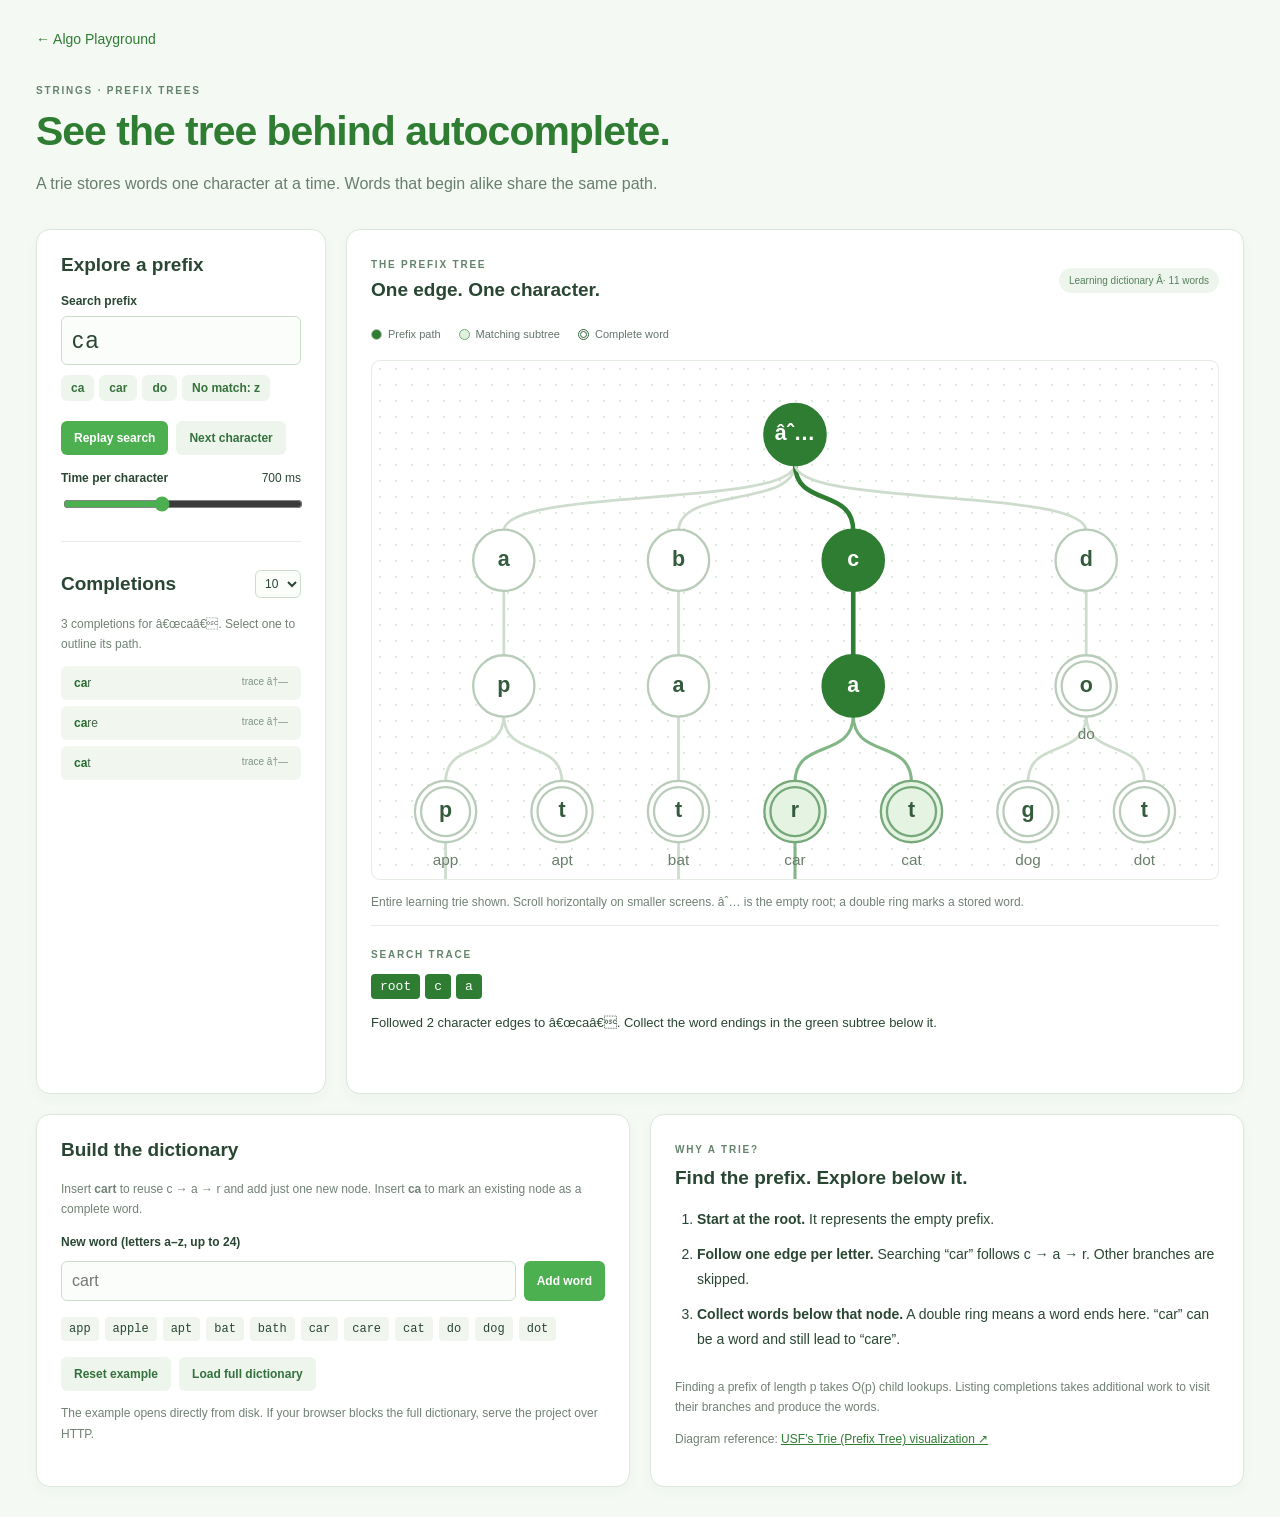
<file: TrieSimulator/index.html>
<!DOCTYPE html>
<html lang="en"><head><meta charset="UTF-8"><meta name="viewport" content="width=device-width, initial-scale=1.0"><title>Trie Explorer · Algo Playground</title><link rel="stylesheet" href="style.css"><script src="Trie.js" defer></script><script src="script.js" defer></script></head>
<body><main>
<a class="back" href="../index.html">← Algo Playground</a>
<header><span class="eyebrow">STRINGS · PREFIX TREES</span><h1>See the tree behind autocomplete.</h1><p>A trie stores words one character at a time. Words that begin alike share the same path.</p></header>
<div class="workspace"><aside class="panel">
<h2>Explore a prefix</h2><label for="searchBox">Search prefix</label><input id="searchBox" value="ca" maxlength="24" placeholder="Try ca, car, or do" autocomplete="off" spellcheck="false">
<div class="examples"><button data-prefix="ca">ca</button><button data-prefix="car">car</button><button data-prefix="do">do</button><button data-prefix="z">No match: z</button></div>
<div class="actions"><button id="play">Replay search</button><button id="next" class="secondary">Next character</button></div>
<label for="speed">Time per character <output id="speed-label">700 ms</output></label><input type="range" id="speed" min="150" max="1500" step="50" value="700">
<hr><div class="section-heading"><h2>Completions</h2><select id="limitSelect" aria-label="Suggestion limit"><option>5</option><option selected>10</option><option>20</option></select></div><p class="muted" id="result-note"></p><ul id="suggestions"></ul>
</aside><section class="panel tree-panel">
<div class="section-heading"><div><span class="eyebrow">THE PREFIX TREE</span><h2>One edge. One character.</h2></div><span class="badge" id="dataset">Learning dictionary</span></div>
<div class="legend"><span><i class="key path"></i>Prefix path</span><span><i class="key match"></i>Matching subtree</span><span><i class="key terminal"></i>Complete word</span></div>
<div id="tree-scroll" tabindex="0" aria-label="Scrollable trie diagram"><svg id="tree" role="img" aria-labelledby="tree-title tree-desc"></svg></div>
<p class="muted" id="diagram-note"></p><div class="trace"><span class="eyebrow">SEARCH TRACE</span><div id="breadcrumbs"></div><p id="status" role="status"></p></div>
</section></div>
<div class="bottom-grid"><section class="panel"><h2>Build the dictionary</h2><p class="muted">Insert <b>cart</b> to reuse c → a → r and add just one new node. Insert <b>ca</b> to mark an existing node as a complete word.</p>
<form id="insert-form"><label for="new-word">New word (letters a–z, up to 24)</label><div class="actions"><input id="new-word" placeholder="cart" maxlength="24" pattern="[A-Za-z]{1,24}" required><button>Add word</button></div></form><p id="insert-status" role="status"></p><div id="word-bank" aria-label="Dictionary words"></div>
<div class="actions"><button id="reset" class="secondary">Reset example</button><button id="load" class="secondary">Load full dictionary</button></div><p id="load-status" class="muted" role="status"></p></section>
<section class="panel explanation"><span class="eyebrow">WHY A TRIE?</span><h2>Find the prefix. Explore below it.</h2><ol><li><b>Start at the root.</b> It represents the empty prefix.</li><li><b>Follow one edge per letter.</b> Searching “car” follows c → a → r. Other branches are skipped.</li><li><b>Collect words below that node.</b> A double ring means a word ends here. “car” can be a word and still lead to “care”.</li></ol><p class="muted">Finding a prefix of length p takes O(p) child lookups. Listing completions takes additional work to visit their branches and produce the words.</p><p class="muted">Diagram reference: <a href="https://www.cs.usfca.edu/~galles/visualization/Trie.html" target="_blank" rel="noopener noreferrer">USF’s Trie (Prefix Tree) visualization ↗</a></p></section></div>
</main></body></html>
</file>
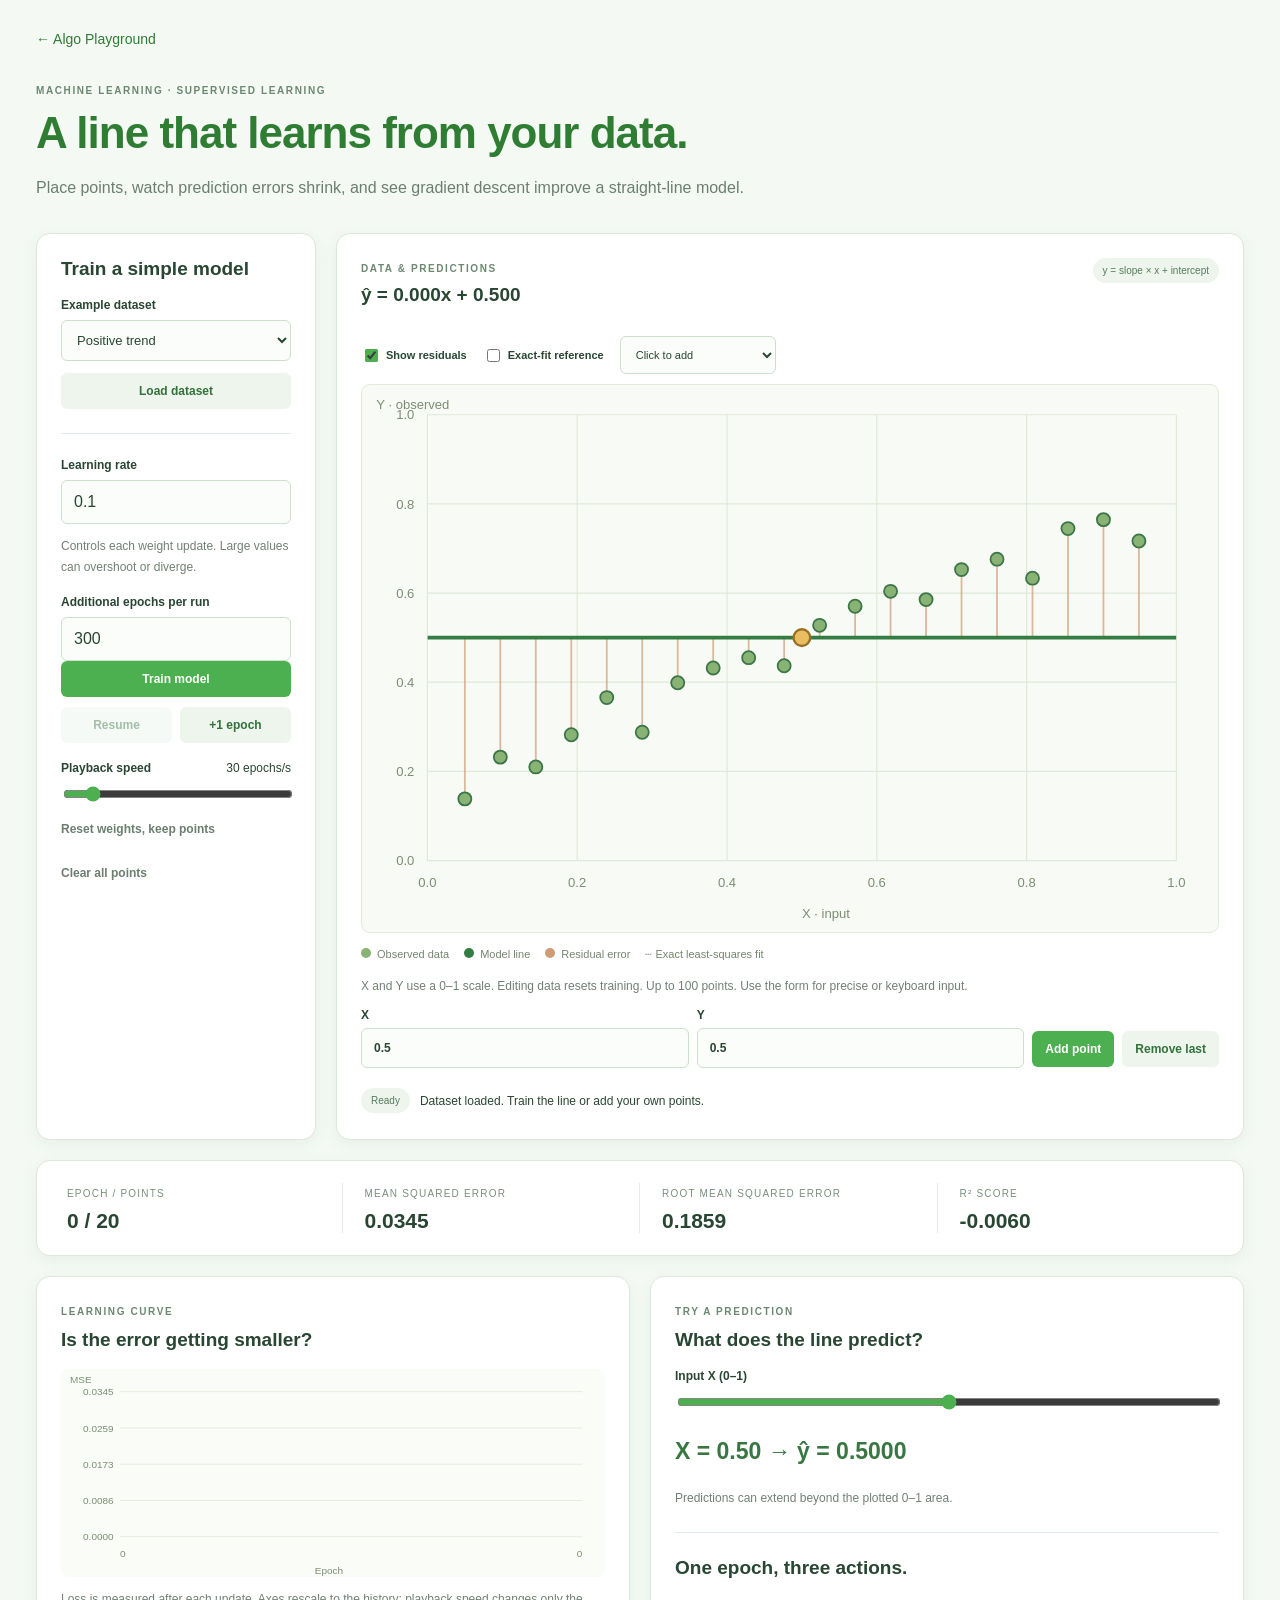
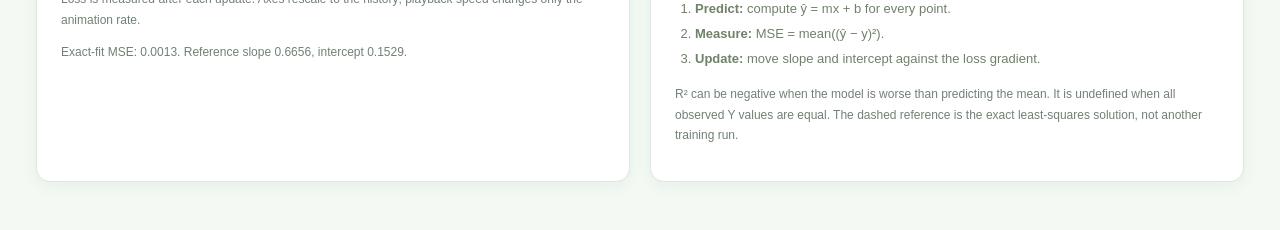
<file: ML/LinearRegression/index.html>
<!DOCTYPE html><html lang="en"><head><meta charset="UTF-8"><meta name="viewport" content="width=device-width, initial-scale=1.0"><title>Linear Regression · Algo Playground</title><link rel="stylesheet" href="style.css"><script src="model.js" defer></script><script src="script.js" defer></script></head><body><main><a class="back" href="../../index.html">← Algo Playground</a><header><span class="eyebrow">MACHINE LEARNING · SUPERVISED LEARNING</span><h1>A line that learns from your data.</h1><p>Place points, watch prediction errors shrink, and see gradient descent improve a straight-line model.</p></header>
<div class="workspace"><aside class="panel"><h2>Train a simple model</h2><label for="preset">Example dataset</label><select id="preset"><option value="positive">Positive trend</option><option value="negative">Negative trend</option><option value="outlier">Trend with an outlier</option><option value="random">No clear relationship</option></select><button id="addRandomBtn" class="secondary wide">Load dataset</button><hr><form id="train-form"><label for="lrInput">Learning rate</label><input id="lrInput" type="number" min="0.001" max="2" step="any" value="0.1" required><p class="muted">Controls each weight update. Large values can overshoot or diverge.</p><label for="epochsInput">Additional epochs per run</label><input id="epochsInput" type="number" min="1" max="10000" step="1" value="300" required><button id="trainBtn" class="primary">Train model</button></form><div class="actions"><button id="pause" class="secondary" disabled>Pause</button><button id="step" class="secondary">+1 epoch</button></div><label for="speedSlider">Playback speed <output id="speed-value">30 epochs/s</output></label><input id="speedSlider" type="range" min="1" max="300" value="30"><button id="resetModel" class="text-button">Reset weights, keep points</button><button id="resetBtn" class="text-button">Clear all points</button></aside>
<section class="panel"><div class="heading"><div><span class="eyebrow">DATA &amp; PREDICTIONS</span><h2 id="equation">ŷ = 0.000x + 0.500</h2></div><span class="badge">y = slope × x + intercept</span></div><div class="plot-tools"><label><input type="checkbox" id="residuals" checked> Show residuals</label><label><input type="checkbox" id="reference"> Exact-fit reference</label><select id="editMode" aria-label="Point editing mode"><option value="add">Click to add</option><option value="remove">Click a point to remove</option></select></div><svg id="plot" viewBox="0 0 720 460" role="img" aria-label="Regression plot with X and Y axes from zero to one"><defs><clipPath id="plot-clip"><rect x="55" y="25" width="630" height="375"/></clipPath></defs><g id="axes"></g><g clip-path="url(#plot-clip)"><g id="error-lines"></g><path id="reference-line"/><path id="model-line"/><g id="points"></g><g id="prediction-marker"></g></g></svg><div class="legend"><span><i class="dot data"></i>Observed data</span><span><i class="dot model"></i>Model line</span><span><i class="dot error"></i>Residual error</span><span>┄ Exact least-squares fit</span></div><p class="muted">X and Y use a 0–1 scale. Editing data resets training. Up to 100 points. Use the form for precise or keyboard input.</p><form id="point-form" class="point-form"><label for="pointX">X<input id="pointX" type="number" min="0" max="1" step="any" value="0.5" required></label><label for="pointY">Y<input id="pointY" type="number" min="0" max="1" step="any" value="0.5" required></label><button id="addPoint">Add point</button><button type="button" id="undo" class="secondary">Remove last</button></form><div class="status-line"><span id="phase" class="badge">Ready</span><p id="status" role="status"></p></div></section></div>
<section class="stats"><div><span>EPOCH / POINTS</span><strong id="epochCount">0 / 20</strong></div><div><span>MEAN SQUARED ERROR</span><strong id="lossVal">—</strong></div><div><span>ROOT MEAN SQUARED ERROR</span><strong id="rmse">—</strong></div><div><span>R² SCORE</span><strong id="r2">—</strong></div></section>
<div class="bottom"><section class="panel"><span class="eyebrow">LEARNING CURVE</span><h2>Is the error getting smaller?</h2><svg id="loss-chart" viewBox="0 0 600 230" role="img" aria-label="Mean squared error by epoch"></svg><p class="muted">Loss is measured after each update. Axes rescale to the history; playback speed changes only the animation rate.</p><p id="baseline" class="muted"></p></section><section class="panel"><span class="eyebrow">TRY A PREDICTION</span><h2>What does the line predict?</h2><label for="predictX">Input X (0–1)</label><input id="predictX" type="range" min="0" max="1" step="0.01" value="0.5"><p class="prediction" id="prediction"></p><p class="muted">Predictions can extend beyond the plotted 0–1 area.</p><hr><h2>One epoch, three actions.</h2><ol class="explain"><li><b>Predict:</b> compute ŷ = mx + b for every point.</li><li><b>Measure:</b> MSE = mean((ŷ − y)²).</li><li><b>Update:</b> move slope and intercept against the loss gradient.</li></ol><p class="muted">R² can be negative when the model is worse than predicting the mean. It is undefined when all observed Y values are equal. The dashed reference is the exact least-squares solution, not another training run.</p></section></div></main></body></html>
</file>
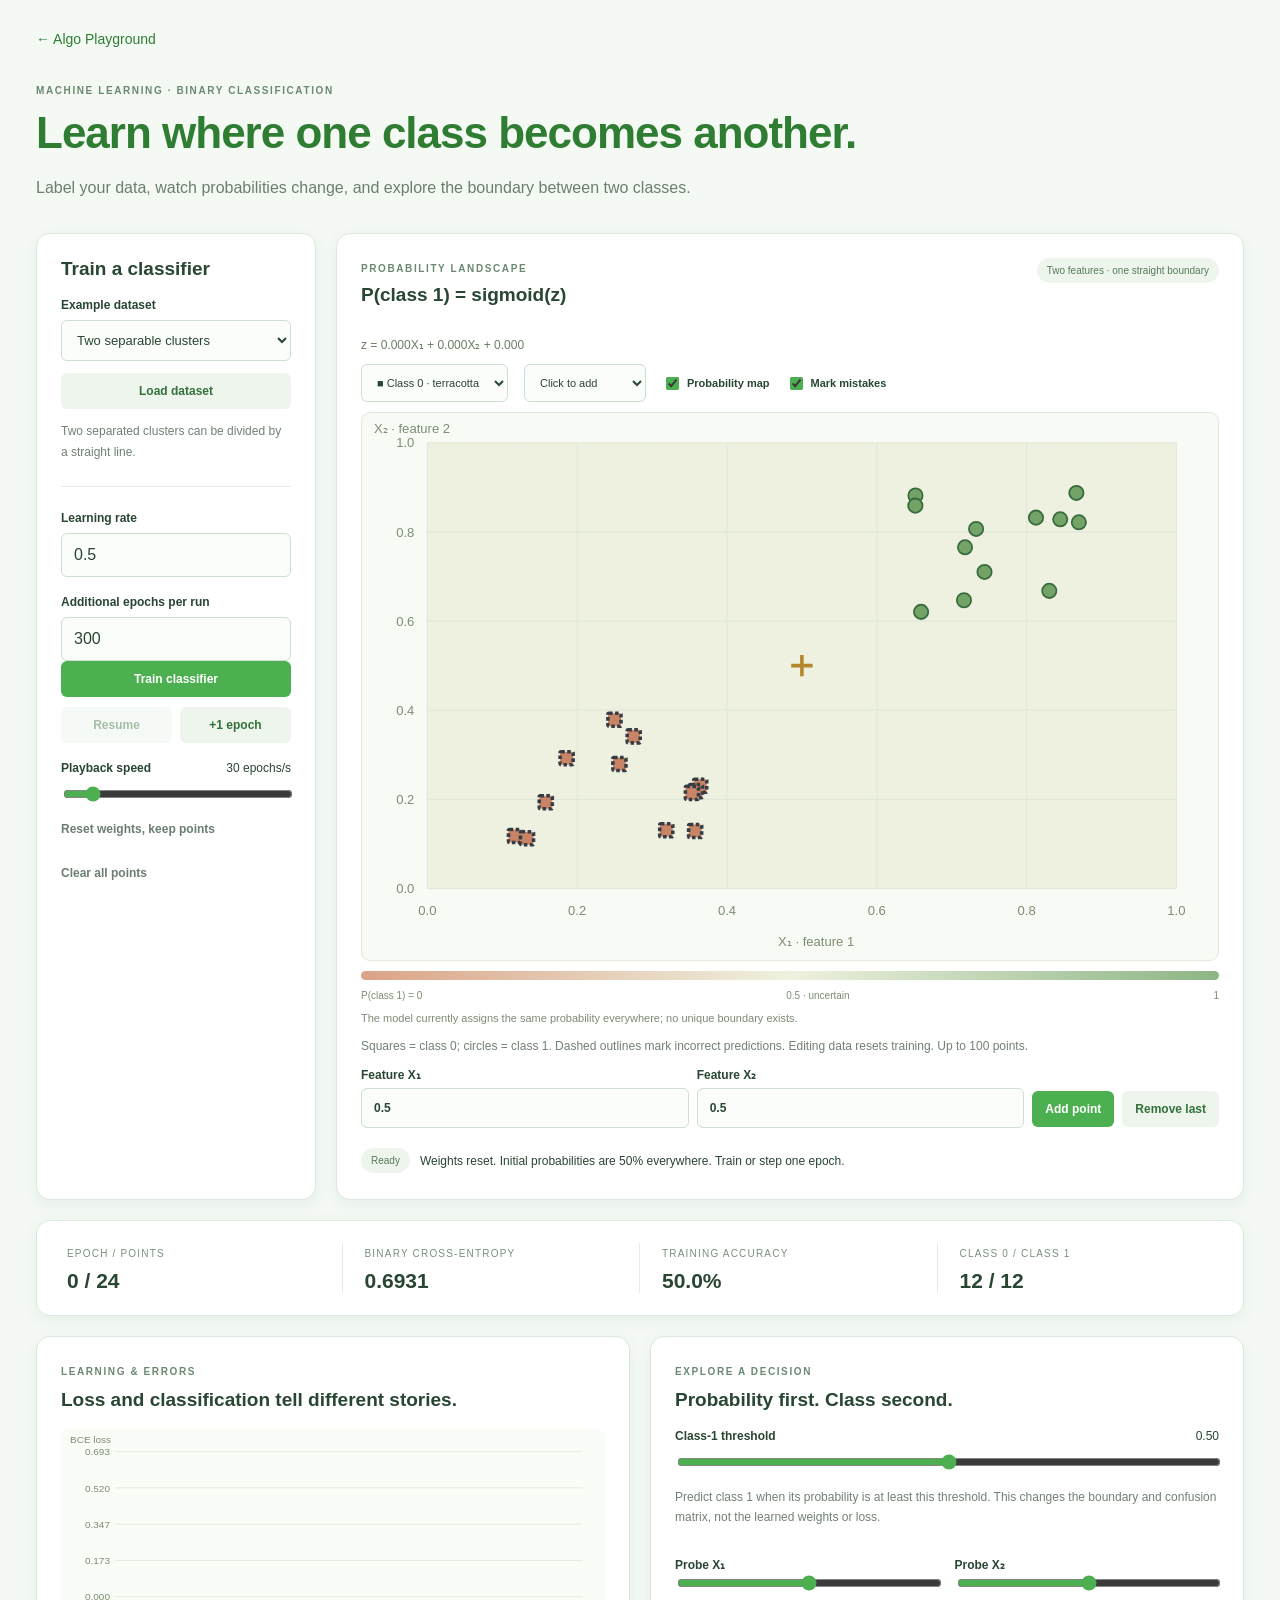
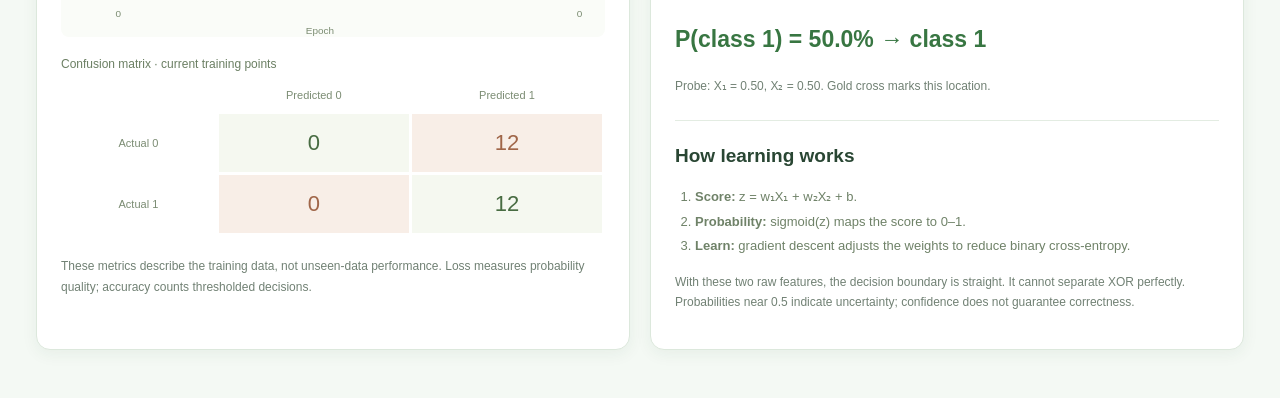
<file: ML/LogisticRegression/index.html>
<!DOCTYPE html><html lang="en"><head><meta charset="UTF-8"><meta name="viewport" content="width=device-width, initial-scale=1.0"><title>Logistic Regression · Algo Playground</title><link rel="stylesheet" href="style.css"><script src="model.js" defer></script><script src="script.js" defer></script></head><body><main><a class="back" href="../../index.html">← Algo Playground</a><header><span class="eyebrow">MACHINE LEARNING · BINARY CLASSIFICATION</span><h1>Learn where one class becomes another.</h1><p>Label your data, watch probabilities change, and explore the boundary between two classes.</p></header>
<div class="workspace"><aside class="panel"><h2>Train a classifier</h2><label for="preset">Example dataset</label><select id="preset"><option value="separable">Two separable clusters</option><option value="overlap">Overlapping classes</option><option value="xor">XOR · nonlinear challenge</option></select><button id="addRandomBtn" class="secondary wide">Load dataset</button><p id="dataset-note" class="muted"></p><hr><form id="train-form"><label for="lrInput">Learning rate</label><input id="lrInput" type="number" min="0.001" max="5" step="any" value="0.5" required><label for="epochsInput">Additional epochs per run</label><input id="epochsInput" type="number" min="1" max="10000" step="1" value="300" required><button id="trainBtn" class="primary">Train classifier</button></form><div class="actions"><button id="pause" class="secondary" disabled>Pause</button><button id="step" class="secondary">+1 epoch</button></div><label for="speedSlider">Playback speed <output id="speed-value">30 epochs/s</output></label><input id="speedSlider" type="range" min="1" max="300" value="30"><button id="resetModel" class="text-button">Reset weights, keep points</button><button id="resetBtn" class="text-button">Clear all points</button></aside>
<section class="panel"><div class="heading"><div><span class="eyebrow">PROBABILITY LANDSCAPE</span><h2>P(class 1) = sigmoid(z)</h2></div><span class="badge">Two features · one straight boundary</span></div><p id="equation" class="formula"></p><div class="plot-tools"><select id="classSelect" aria-label="Class for new or relabeled points"><option value="0">■ Class 0 · terracotta</option><option value="1">● Class 1 · green</option></select><select id="editMode" aria-label="Point editing mode"><option value="add">Click to add</option><option value="remove">Remove a point</option><option value="relabel">Relabel a point</option></select><label><input type="checkbox" id="showMap" checked> Probability map</label><label><input type="checkbox" id="showErrors" checked> Mark mistakes</label></div>
<svg id="plot" viewBox="0 0 720 460" role="img" aria-label="Two-feature classification plot from zero to one"><defs><clipPath id="plot-clip"><rect x="55" y="25" width="630" height="375"/></clipPath></defs><g id="heatmap" clip-path="url(#plot-clip)"></g><g id="axes"></g><g clip-path="url(#plot-clip)"><path id="boundary"/><g id="points"></g><g id="probe-marker"></g></g></svg><div class="probability-scale"></div><div class="scale-labels"><span>P(class 1) = 0</span><span>0.5 · uncertain</span><span>1</span></div><p id="boundary-note"></p><p class="muted">Squares = class 0; circles = class 1. Dashed outlines mark incorrect predictions. Editing data resets training. Up to 100 points.</p>
<form id="point-form" class="point-form"><label for="pointX">Feature X₁<input id="pointX" type="number" min="0" max="1" step="any" value="0.5" required></label><label for="pointY">Feature X₂<input id="pointY" type="number" min="0" max="1" step="any" value="0.5" required></label><button id="addPoint">Add point</button><button id="undo" type="button" class="secondary">Remove last</button></form><div class="status-line"><span id="phase" class="badge">Ready</span><p id="status" role="status"></p></div></section></div>
<section class="stats"><div><span>EPOCH / POINTS</span><strong id="epochCount">0 / 0</strong></div><div><span>BINARY CROSS-ENTROPY</span><strong id="lossVal">—</strong></div><div><span>TRAINING ACCURACY</span><strong id="accuracy">—</strong></div><div><span>CLASS 0 / CLASS 1</span><strong id="class-count">0 / 0</strong></div></section>
<div class="bottom"><section class="panel"><span class="eyebrow">LEARNING &amp; ERRORS</span><h2>Loss and classification tell different stories.</h2><svg id="loss-chart" viewBox="0 0 600 230" role="img" aria-label="Binary cross-entropy by epoch"></svg><table class="matrix"><caption>Confusion matrix · current training points</caption><thead><tr><th></th><th>Predicted 0</th><th>Predicted 1</th></tr></thead><tbody><tr><th>Actual 0</th><td id="tn">0</td><td id="fp" class="error-cell">0</td></tr><tr><th>Actual 1</th><td id="fn" class="error-cell">0</td><td id="tp">0</td></tr></tbody></table><p class="muted">These metrics describe the training data, not unseen-data performance. Loss measures probability quality; accuracy counts thresholded decisions.</p></section>
<section class="panel"><span class="eyebrow">EXPLORE A DECISION</span><h2>Probability first. Class second.</h2><label for="threshold">Class-1 threshold <output id="threshold-value">0.50</output></label><input id="threshold" type="range" min="0.05" max="0.95" step="0.01" value="0.5"><p class="muted">Predict class 1 when its probability is at least this threshold. This changes the boundary and confusion matrix, not the learned weights or loss.</p><div class="probe-inputs"><label for="probeX">Probe X₁<input id="probeX" type="range" min="0" max="1" step="0.01" value="0.5"></label><label for="probeY">Probe X₂<input id="probeY" type="range" min="0" max="1" step="0.01" value="0.5"></label></div><p class="prediction" id="prediction"></p><p id="probe-details" class="muted"></p><hr><h2>How learning works</h2><ol class="explain"><li><b>Score:</b> z = w₁X₁ + w₂X₂ + b.</li><li><b>Probability:</b> sigmoid(z) maps the score to 0–1.</li><li><b>Learn:</b> gradient descent adjusts the weights to reduce binary cross-entropy.</li></ol><p class="muted">With these two raw features, the decision boundary is straight. It cannot separate XOR perfectly. Probabilities near 0.5 indicate uncertainty; confidence does not guarantee correctness.</p></section></div></main></body></html>
</file>
<file: home.css>
:root{font-family:"Segoe UI",Tahoma,sans-serif;color:#2d4736;background:#f4f8ef;font-synthesis:none;scroll-behavior:smooth}*{box-sizing:border-box}body{margin:0}a{color:inherit}.site-shell{max-width:1340px;padding:0 42px;margin:auto}.nav{min-height:94px;display:flex;align-items:center;gap:44px;border-bottom:1px solid #dce5d4}.brand{display:flex;gap:10px;align-items:center;text-decoration:none;font-size:18px;font-weight:700;letter-spacing:-.5px}.brand-icon{display:grid;place-content:center;background:#2f613b;color:#f4f8ef;width:33px;height:33px;border-radius:9px;font-size:25px;position:relative;font-family:Georgia,serif}.brand-icon span{position:absolute;right:5px;bottom:4px;color:#d4bd78}.nav nav{display:flex;gap:25px}.nav nav a{font-size:12px;color:#63745e;text-decoration:none}.nav nav a:hover{color:#2b6138}.nav-note{font-size:11px;color:#83907b;margin-left:auto}.hero{display:grid;grid-template-columns:1.25fr 1fr;gap:70px;align-items:center;padding:72px 0 65px}.eyebrow{font-size:9px;font-weight:700;letter-spacing:1.8px;color:#7b8e71}.hero .eyebrow{display:flex;align-items:center;gap:9px}.eyebrow i{width:6px;height:6px;background:#6e9b59;border-radius:50%}h1{font-size:clamp(40px,4.7vw,64px);line-height:1.12;letter-spacing:-2.7px;font-weight:600;margin:23px 0 22px}h1 em{font-style:normal;color:#59804d}.hero-copy>p{max-width:470px;font-size:15px;line-height:1.9;color:#72806a}.hero-actions{display:flex;align-items:center;gap:25px;margin:28px 0}.button{display:inline-flex;align-items:center;justify-content:center;gap:18px;background:#376b42;color:#fff;padding:14px 20px;border:0;border-radius:7px;font:600 12px "Segoe UI",sans-serif;text-decoration:none;cursor:pointer;transition:background .2s}.button:hover{background:#275633}.subtle-link{font-size:12px;text-decoration:none;color:#647759}.subtle-link:hover{text-decoration:underline}.hero-facts{display:flex;gap:22px;flex-wrap:wrap;font-size:10px;color:#8a967f;padding-top:10px}.hero-facts b{font-size:13px;color:#536b48;font-weight:600;margin-right:4px}.hero-art{display:block;text-decoration:none;background:#e6eedc;border:1px solid #d5e0c9;border-radius:18px;padding:24px 27px 18px;transform:rotate(1deg);box-shadow:0 16px 35px #5167380b;transition:transform .25s}.hero-art:hover{transform:rotate(0deg) translateY(-3px)}.art-top,.art-bottom{display:flex;justify-content:space-between;align-items:center}.art-top{font-size:9px;letter-spacing:1.6px;color:#7e9370}.live-dot{color:#759860}.art-caption{display:flex;justify-content:space-between;align-items:end;margin:28px 0 18px}.art-caption strong{font-size:25px;line-height:1.25;font-weight:500;letter-spacing:-.7px}.art-caption>span{font-size:8px;letter-spacing:1px;max-width:95px;line-height:1.9;color:#839373}.hero-art svg{width:100%;height:auto;display:block;margin:26px 0 20px}.art-bottom{font-size:10px;color:#627d53;border-top:1px solid #d3dfc4;padding-top:17px}.art-bottom>span:last-child{font-size:20px}.catalog{scroll-margin-top:24px}.section-heading{display:flex;align-items:center;justify-content:space-between;gap:25px}h2{font-size:29px;font-weight:550;letter-spacing:-1px;margin:10px 0 20px}.search-box{display:flex;align-items:center;gap:10px;background:#fff;border:1px solid #dce5d5;border-radius:8px;padding:10px 13px;min-width:310px;color:#88977c}.search-box input{font:12px "Segoe UI",sans-serif;border:0;outline:0;background:transparent;flex:1;min-width:0;color:#3b5d3e}.search-box:focus-within{outline:2px solid #769c68;outline-offset:2px}.search-box input:focus-visible{outline:0}kbd{font-size:10px;border:1px solid #e3e9dd;border-radius:3px;padding:1px 5px}.filter-row{display:flex;align-items:center;justify-content:space-between;gap:20px;margin:8px 0 25px}.filters{display:flex;gap:6px;flex-wrap:wrap}.filters button{border:1px solid transparent;background:transparent;color:#77876d;font:500 11px "Segoe UI",sans-serif;padding:9px 11px;border-radius:6px;cursor:pointer}.filters button:hover{background:#e9f0e2}.filters button[aria-pressed=true]{background:#e3edd9;border-color:#d4e1c6;color:#3a673e}.filters button span{font-size:9px;margin-left:5px;opacity:.7}#results{font-size:10px;white-space:nowrap;color:#89967e}.projects{display:grid;grid-template-columns:repeat(3,minmax(0,1fr));gap:23px}.project-card{min-width:0;border:1px solid #dbe4d3;border-radius:12px;background:#fff;overflow:hidden;transition:transform .2s,box-shadow .2s,border-color .2s}.project-card:hover{transform:translateY(-4px);box-shadow:0 10px 24px #355b2910;border-color:#afc69f}.project-card[hidden]{display:none}.project-link{display:flex;flex-direction:column;height:100%;text-decoration:none}.project-link:focus-visible{outline-offset:-4px}.preview{height:158px;display:flex;align-items:center;justify-content:center;background:#edf3e5;border-bottom:1px solid #e5ecdd;padding:8px 20px}.preview svg{width:100%;height:100%;max-width:340px}.preview-linear,.preview-logistic{background:#f2f2e8}.preview-ant{background:#ecefe3}.preview-bars{background:#f1f3e8}.card-body{padding:22px 23px 18px;display:flex;flex-direction:column;flex:1}.card-category{font-size:9px;letter-spacing:1px;text-transform:uppercase;color:#8b9c7c}h3{font-weight:600;font-size:19px;letter-spacing:-.4px;margin:9px 0}.card-body p{font-size:12px;line-height:1.85;color:#788771;margin:0 0 22px;flex:1}.card-bottom{display:flex;justify-content:space-between;align-items:center;border-top:1px solid #edf1e8;padding-top:14px;gap:8px}.card-bottom>span:first-child{font-size:8px;letter-spacing:1px;color:#899b7d}.arrow{color:#5c8050;font-size:20px}.start-section{padding:65px 0 48px;scroll-margin-top:30px}.start-section .section-heading>p{font-size:12px;color:#89977f}.routes{display:grid;grid-template-columns:repeat(3,minmax(0,1fr));gap:20px}.routes>a{display:flex;align-items:start;gap:14px;border-top:1px solid #cddbc1;padding-top:23px;text-decoration:none}.route-number{font:12px Georgia,serif;color:#9ba98e;margin-top:5px}.routes h3{font-size:15px;margin:0 0 10px}.routes p{font-size:12px;line-height:1.8;color:#829077;margin:0 0 16px}.routes div>span{font-size:9px;color:#638158}.routes>a>span:last-child{margin-left:auto;color:#86a073}.routes a:hover h3{text-decoration:underline}.about{background:#e8efdf;border:1px solid #d8e3cc;border-radius:12px;padding:30px;display:grid;grid-template-columns:1fr 1fr;gap:16px 35px;align-items:center;scroll-margin-top:24px}.about h2{font-size:25px;margin-bottom:0}.about p{font-size:13px;line-height:1.9;color:#788a69;margin:0}.about>a{font-size:11px;color:#57734b;text-decoration:none}.about>a:hover{text-decoration:underline}footer{display:flex;justify-content:space-between;align-items:center;gap:20px;padding:35px 0;margin-top:26px;color:#92a087;font-size:10px}footer .brand{font-size:13px;color:#5f7753}footer p{margin:0}.skip-link{position:fixed;left:15px;top:-100px;z-index:10;background:#fff;padding:12px;color:#2f613b}.skip-link:focus{top:10px}.sr-only{position:absolute;width:1px;height:1px;padding:0;margin:-1px;overflow:hidden;clip:rect(0,0,0,0);white-space:nowrap;border:0}:focus-visible{outline:3px solid #bba15a;outline-offset:4px}#no-results{text-align:center;padding:45px;border:1px dashed #c5d5b8;border-radius:12px;color:#73846a}#no-results p{font-size:13px;line-height:1.8}#no-results[hidden]{display:none}@media(max-width:1050px){.nav-note{display:none}.hero{gap:35px;padding-block:50px}.projects{gap:18px}.card-body{padding:18px}.hero-facts{gap:12px}.filters button{padding:8px}.search-box{min-width:270px}}@media(max-width:800px){.site-shell{padding:0 24px}.hero{grid-template-columns:1fr;gap:35px}.hero-art{max-width:520px;width:100%;justify-self:center}.hero-copy>p{max-width:580px}.projects{grid-template-columns:repeat(2,minmax(0,1fr))}.section-heading{align-items:start;flex-direction:column;gap:5px}.search-box{width:100%;margin-bottom:15px}.filter-row{align-items:start;flex-direction:column;gap:12px}.routes{grid-template-columns:1fr}.routes>a{padding-bottom:15px}.start-section .section-heading>p{margin:0 0 20px}.about{grid-template-columns:1fr}.nav{justify-content:space-between;gap:15px}.nav nav{gap:18px}footer{flex-wrap:wrap}}@media(max-width:520px){.site-shell{padding:0 18px}.nav{min-height:82px;flex-wrap:wrap;padding:17px 0;gap:15px}.brand{font-size:16px}.nav nav{width:100%;gap:24px}.nav nav a{font-size:11px}.hero{padding:35px 0 45px}h1{font-size:43px;letter-spacing:-1.9px}.hero-actions{gap:18px;flex-wrap:wrap}.hero .eyebrow{font-size:8px;letter-spacing:1.2px}.hero-facts{font-size:9px}.hero-art{padding:20px}.art-caption strong{font-size:23px}.projects{grid-template-columns:1fr}.preview{height:170px}.card-body{padding:22px}.section-heading .eyebrow{font-size:8px;letter-spacing:1.1px}h2{font-size:26px}.start-section{padding-top:45px}.about{padding:23px}footer{align-items:start;flex-direction:column;gap:13px}.filter-row{margin-top:0}}@media(prefers-reduced-motion:reduce){:root{scroll-behavior:auto}.hero-art,.project-card,.button{transition:none}.hero-art{transform:none}.hero-art:hover,.project-card:hover{transform:none}}
</file>
<file: BST/style.css>
@import url('../Stack/style.css');
.workspace{grid-template-columns:280px minmax(0,1fr)}select{width:100%;font:inherit;font-size:12px;color:inherit;background:#fbfdfb;border:1px solid #cddfce;padding:11px;border-radius:6px}.wide{margin-top:10px}.tree-tools{display:flex;align-items:center;gap:6px;margin:10px 0 16px}.tree-tools span{font-size:12px;color:#718174;margin-right:auto}.tree-tools button{padding:7px 10px}#tree-display{height:480px;overflow:auto;border:1px solid #e1eadc;border-radius:9px;background:radial-gradient(#dae6d5 .8px,transparent .8px),#f6faf3;background-size:16px 16px;position:relative}svg{display:block;margin:auto;overflow:visible}.edge{stroke:#afc8a8;stroke-width:2;fill:none}.edge-label{fill:#7b9274;font:10px 'Segoe UI',sans-serif}.node{cursor:pointer}.node circle{fill:#edf5e7;stroke:#87ac7e;stroke-width:2;transition:fill .2s,stroke .2s}.node text{fill:#365f3c;font:600 13px 'Segoe UI',sans-serif;text-anchor:middle;dominant-baseline:middle}.node.active circle{fill:#f5d58c;stroke:#b88b32}.node.successor circle{fill:#dbe7f6;stroke:#728eaf}.node.found circle{fill:#398247;stroke:#2e6b38}.node.found text{fill:white}.node:focus{outline:none}.node:focus circle{stroke:#b88b32;stroke-width:4}.legend{display:flex;gap:18px;flex-wrap:wrap;font-size:11px;color:#718174;margin:18px 0}.dot{display:inline-block;width:11px;height:11px;background:#dcebd4;border:1px solid #9bb590;border-radius:50%;margin-right:6px}.dot.active{background:#f5d58c}.dot.successor{background:#dbe7f6}.dot.found{background:#398247}.traversal{border-top:1px solid #e2ebdf;margin-top:20px;padding-top:18px}#output{display:flex;gap:6px;flex-wrap:wrap;font-size:12px;color:#718174;margin-top:12px}#output span{padding:6px 9px;border-radius:5px;background:#e9f2e3;color:#3f6944;font-family:monospace}.bottom{display:grid;grid-template-columns:1fr 1fr;gap:20px}.bottom h2{margin-top:10px}.bottom .lesson{display:block}.bottom .lesson p{font-size:13px}#trace{font-size:13px;line-height:1.8;color:#6b7f6d;padding-left:22px;max-height:300px;overflow:auto}#trace li{padding:4px 0}#trace li:last-child{color:#2e7d32;font-weight:600}#empty{padding:100px 25px;text-align:center;color:#7e9277;font-size:14px}.stats strong{font-size:22px}@media(max-width:800px){.workspace,.bottom{grid-template-columns:1fr}.tree-tools{flex-wrap:wrap}.tree-tools span{width:100%}#tree-display{height:400px}.stats strong{font-size:18px}}@media(prefers-reduced-motion:reduce){.node circle{transition:none}}
</file>
<file: LangtonsAnt/style.css>
:root{font-family:"Segoe UI",Tahoma,Geneva,Verdana,sans-serif;color:#294633;background:#f4f9f4;font-synthesis:none}
*{box-sizing:border-box}body{margin:0}main{max-width:1400px;margin:auto;padding:30px 40px 50px}.back{color:#2e7d32;text-decoration:none;font-size:14px}header{margin:35px 0 28px}h1{font-size:clamp(28px,3.5vw,44px);letter-spacing:-1.3px;margin:10px 0;color:#2e7d32}header p{color:#63766a;font-size:17px;margin:0;line-height:1.6}.eyebrow,.world-label{font-size:11px;font-weight:700;letter-spacing:2px;color:#5c8065}h2{font-size:22px;margin:0 0 24px}.workspace{display:grid;grid-template-columns:300px minmax(0,1fr);gap:20px}.panel,.world,.stats,.explanation{background:white;border:1px solid #dce8dc;border-radius:14px;box-shadow:0 4px 16px #254c2910}.panel{padding:24px}label{display:block;font-size:13px;font-weight:600;margin:18px 0 8px}select,input[type=number]{width:100%;padding:11px;border:1px solid #cddfce;border-radius:6px;background:#fbfdfb;color:#294633;font:inherit;font-size:14px}.hint{font-size:12px;line-height:1.65;color:#6c7f70;margin:9px 0 18px}button{border:0;border-radius:6px;background:#4caf50;color:white;padding:11px 13px;font:600 13px "Segoe UI",sans-serif;cursor:pointer;transition:background .15s}button:hover{background:#398f3c}button:disabled{opacity:.45;cursor:default}button:focus-visible,a:focus-visible,input:focus-visible,select:focus-visible,canvas:focus-visible{outline:3px solid #d29d3e;outline-offset:3px}#run{width:100%}.secondary{background:#edf5ed;color:#34713b}.secondary:hover{background:#dcebdc}.button-row{display:flex;gap:7px;margin-top:10px}.button-row button{flex:1;padding:10px 5px}output{float:right;font-size:11px;font-weight:400}input[type=range]{width:100%;accent-color:#4caf50}.preset{background:transparent;color:#2e7d32;text-align:left;padding:14px 0 0;font-size:12px}.preset:hover{background:transparent;text-decoration:underline}.world{position:relative;min-height:540px;overflow:hidden;background:#edf4ec}.world-top,.world-bottom{position:absolute;left:22px;right:22px;display:flex;align-items:center;justify-content:space-between;gap:10px;pointer-events:none}.world-top{top:20px}#geometry{font-size:10px;letter-spacing:1px;color:#718974}.world-bottom{bottom:18px;font-size:11px;color:#69806d}.dot{display:inline-block;width:8px;height:8px;border-radius:2px;background:#4caf50;margin:0 5px 0 10px}.ant-dot{background:#d99b35}canvas{display:block;width:100%;height:100%;position:absolute;touch-action:none;cursor:grab}canvas:active{cursor:grabbing}.view-controls{position:absolute;bottom:50px;right:18px;display:flex;align-items:center;gap:6px}.view-controls label{margin:0 8px 0 0;font-size:12px}.view-controls button{box-shadow:0 2px 8px #24462a12;background:white}.view-controls input{accent-color:#4caf50}.stats{display:grid;grid-template-columns:repeat(4,1fr);margin:20px 0 30px;padding:22px 8px}.stats div{padding:0 22px;border-right:1px solid #e2ebe2}.stats div:last-child{border:0}.stats span{display:block;font-size:10px;letter-spacing:1.4px;color:#7b8d7e}.stats strong{display:block;font-size:23px;margin-top:8px;font-weight:600}.explanation{padding:30px;max-width:100%}.explanation h2{margin:10px 0 12px}.explanation p{max-width:950px;color:#63766a;font-size:14px;line-height:1.85;margin:10px 0 0}@media(max-width:800px){main{padding:22px 18px}.workspace{grid-template-columns:1fr}.world{min-height:480px}.stats{grid-template-columns:repeat(2,1fr);gap:22px}.stats div:nth-child(2){border:0}.world-label{font-size:9px}.world-bottom{font-size:9px;left:10px;right:10px}.stats strong{font-size:20px}}
.ant-dot{background:#483025}
</file>
<file: LinkedList/style.css>
@import url('../Stack/style.css');
.workspace{grid-template-columns:280px minmax(0,1fr)}.wide{margin-top:14px}.text-button{display:block}#list-scroll{overflow:auto;background:radial-gradient(#dce8d7 .8px,transparent .8px),#f6faf3;background-size:16px 16px;border:1px solid #dce7d6;border-radius:10px;padding:60px 24px 45px;min-height:240px}#chain{display:flex;align-items:center;min-width:max-content;min-height:120px}.node{position:relative;flex-shrink:0;width:155px;transition:transform .25s,opacity .25s}.node-box{border:2px solid #94b586;border-radius:8px;background:#e8f2e0;display:grid;grid-template-columns:1fr 62px;min-height:65px;box-shadow:0 3px 0 #d5e4cc}.node-value{padding:15px 8px;overflow-wrap:anywhere;align-self:center;text-align:center;font-size:16px;font-weight:600;min-width:0}.node-next{border-left:1px solid #bdcfb0;padding:12px 5px;text-align:center;align-content:center;font:12px monospace;background:#f6faf1;border-radius:0 6px 6px 0}.node-next small{display:block;font:8px 'Segoe UI',sans-serif;letter-spacing:1px;color:#7e9475;margin-bottom:7px}.node-id{position:absolute;bottom:calc(100% + 9px);left:0;font-size:10px;color:#7d9473;letter-spacing:.6px}.node-end{float:right;color:#34733e;font-weight:700;margin-left:15px}.node-index{text-align:center;font-size:10px;color:#8b9b82;margin-top:10px}.arrow{width:43px;flex-shrink:0;color:#8da77e;font-size:27px;text-align:center;margin-bottom:18px;transition:color .2s}.null{font:13px monospace;color:#8b9a80;margin-bottom:18px;border:1px dashed #b6c8ac;border-radius:6px;padding:12px}.node.active .node-box{border-color:#c6a04e;background:#faeac5}.node.changed .node-next,.node.changed .node-box{border-color:#6897b6;background:#e6f0f7}.node.found .node-box{border-color:#377642;background:#d7ead0}.arrow.changed{color:#548ba9}.legend{display:flex;gap:18px;flex-wrap:wrap;font-size:11px;color:#73876a;margin:18px 0}.legend i{display:inline-block;width:10px;height:10px;background:#d6e8ca;border:1px solid #96b387;border-radius:3px;margin-right:6px}.legend i.active{background:#f1d797}.legend i.changed{background:#c9dfed}.legend i.found{background:#7fa86f}#pointer-workbench{background:#f4f8ef;border:1px solid #e1ead9;border-radius:8px;padding:18px}#pointer-code{display:block;font-size:13px;line-height:1.9;white-space:pre-wrap;overflow-wrap:anywhere;color:#426b40;margin-top:10px}.output-panel{border-top:1px solid #e4ecdf;margin-top:20px;padding-top:20px}#output{display:flex;gap:6px;flex-wrap:wrap;margin-top:12px;font-size:12px;color:#71866b}#output span{padding:6px 10px;border-radius:5px;background:#edf4e6;overflow-wrap:anywhere}.bottom{display:grid;grid-template-columns:1fr 1fr;gap:20px}.bottom h2{margin-top:10px}.bottom .lesson{display:block}.bottom p{font-size:13px}#trace{padding-left:22px;max-height:300px;overflow:auto;font-size:13px;line-height:1.9;color:#72876a}#trace li:last-child{font-weight:600;color:#3e7443}.stats strong{font-size:19px}@media(max-width:800px){.workspace,.bottom{grid-template-columns:1fr}.heading{flex-direction:column}.heading .badge{margin-bottom:10px}#list-scroll{padding-inline:16px}}@media(prefers-reduced-motion:reduce){.node,.arrow{transition:none}}
</file>
<file: MergeSort/style.css>
@import url('../Stack/style.css');
.workspace{grid-template-columns:280px minmax(0,1fr)}textarea{width:100%;font:inherit;font-size:14px;color:inherit;background:#fbfdfb;border:1px solid #cddfce;border-radius:6px;padding:12px;line-height:1.6;resize:vertical}.legend{display:flex;gap:18px;flex-wrap:wrap;font-size:11px;color:#75876f;margin:10px 0 20px}.dot{display:inline-block;width:10px;height:10px;border-radius:3px;margin-right:6px}.dot.divide{background:#e4c581}.dot.merging{background:#8aa6c4}.dot.sorted{background:#6b9d65}#tree-scroll{height:510px;overflow:auto;border:1px solid #dce7d7;border-radius:10px;background:radial-gradient(#dce8d6 .8px,transparent .8px),#f6faf3;background-size:16px 16px}#tree-container{position:relative;margin:auto;isolation:isolate}.connectors{position:absolute;inset:0;pointer-events:none}.connector{stroke:#bccfb2;stroke-width:2;fill:none}.group{position:absolute;border:2px solid #d5e2cd;border-radius:8px;background:#fff;padding:7px 5px;display:flex;gap:3px;box-shadow:0 4px 10px #29463308;transition:border-color .25s,background .25s}.group[hidden]{display:none}.group.divided{border-color:#d9bc7b;background:#fdf9ef}.group.merging{border-color:#829fbf;background:#f1f6fc}.group.sorted{border-color:#83ad76;background:#eef6e9}.group.active{box-shadow:0 0 0 4px #c8dcb480}.group-label{position:absolute;bottom:calc(100% + 7px);left:0;width:100%;font-size:9px;letter-spacing:1px;text-align:center;color:#809475;white-space:nowrap}.token{height:42px;width:30px;flex-shrink:0;display:flex;align-items:center;justify-content:center;flex-direction:column;border-radius:4px;background:#e5efdf;color:#3b6541;font-size:13px;font-weight:600}.token small{font-size:8px;font-weight:400;opacity:.65;margin-top:2px}.token.blank{border:1px dashed #b6c9ad;background:transparent;color:#a3b09b}.token.consumed{opacity:.28}.token.candidate{background:#f3d48c;outline:2px solid #cba650}.ghost{position:absolute;z-index:5;background:#619754;color:white;pointer-events:none;box-shadow:0 3px 12px #30572830}.workbench{margin-top:20px}.merge-inputs{display:grid;grid-template-columns:1fr 1fr;gap:25px}.tokens{display:flex;gap:6px;flex-wrap:wrap;min-height:45px}.tokens .token{width:42px;height:48px}.workbench h3{font-size:10px;letter-spacing:1.5px;color:#7d9275;margin:18px 0 10px}.ideas{padding-left:20px;font-size:13px;color:#6f8368;line-height:1.8}.ideas li{padding:9px 0}.ideas b{color:#467149}#status{font-size:14px;line-height:1.7;color:#466b45;min-height:48px}#error:empty{display:none}@media(max-width:800px){.workspace{grid-template-columns:1fr}.merge-inputs{grid-template-columns:1fr;gap:8px}#tree-scroll{height:440px}.heading{flex-direction:column}.heading .badge{margin-bottom:10px}}@media(prefers-reduced-motion:reduce){.group{transition:none}}
</file>
<file: PathFinding/style.css>
:root{font-family:"Segoe UI",Tahoma,sans-serif;color:#294633;background:#f4f9f4}*{box-sizing:border-box}body{margin:0}main{max-width:1440px;margin:auto;padding:30px 36px 48px}.back{color:#2e7d32;font-size:14px;text-decoration:none}header{margin:32px 0}h1{font-size:clamp(28px,3.2vw,43px);color:#2e7d32;letter-spacing:-1px;margin:10px 0}header p{color:#6c7f70;line-height:1.7}.eyebrow{font-size:10px;letter-spacing:1.8px;font-weight:700;color:#64836c}h2{font-size:20px;margin:0 0 18px}.workspace{display:grid;grid-template-columns:290px minmax(0,1fr);gap:20px}.panel,.stats{background:white;border:1px solid #dce8dc;border-radius:14px;box-shadow:0 4px 16px #254c2910}.panel{padding:24px;min-width:0}label{display:block;font-weight:600;font-size:12px;margin:18px 0 9px}select{width:100%;font:inherit;font-size:13px;padding:12px 9px;border:1px solid #cedfce;background:#fbfdfb;border-radius:6px;color:inherit}.muted{font-size:12px;line-height:1.7;color:#6c7f70}.badge{font-size:10px;font-weight:600;color:#4f7755;background:#edf5ed;border-radius:20px;padding:7px 10px;display:inline-block}.primary{display:block;width:100%;margin-top:26px}button{font:600 12px "Segoe UI",sans-serif;border:0;border-radius:6px;padding:11px 14px;cursor:pointer;background:#4caf50;color:white}button:hover{background:#388b3f}button:disabled{opacity:.45;cursor:default}.secondary{background:#edf5ed;color:#34713b}.secondary:hover{background:#dcebdc}.actions{display:flex;gap:8px;margin-top:10px}.actions button{flex:1}.text-button{background:transparent;color:#5f7b64;padding:12px 0}.text-button:hover{background:transparent;text-decoration:underline}input[type=range]{width:100%;accent-color:#4caf50}output{float:right;font-weight:400}hr{border:0;border-top:1px solid #e2ebe2;margin:22px 0}.board-heading{display:flex;align-items:center;justify-content:space-between;gap:10px}.board-heading h2{margin:7px 0 18px}.toolbar{display:flex;align-items:center;gap:6px;flex-wrap:wrap;border-top:1px solid #e5eee5;padding-top:15px}.toolbar>span{font-size:12px;color:#758879;margin-right:auto}.toolbar button{background:#f1f6ef;color:#5c7461;padding:8px 11px}.toolbar button[aria-pressed=true]{background:#2e7d32;color:white}.grid-viewport{overflow:auto;border:1px solid #dbe6d7;border-radius:9px;background:#edf3e9;padding:14px}#grid{display:grid;grid-template-columns:repeat(var(--cols),minmax(18px,1fr));gap:3px;min-width:calc(var(--cols)*21px - 3px);max-width:740px;margin:auto;touch-action:none;user-select:none}.cell{padding:0;min-width:0;width:100%;aspect-ratio:1;border-radius:3px;border:1px solid #dbe7d5;background:#fafdf7;transition:background-color .16s,border-color .16s;position:relative;font-size:clamp(9px,1vw,13px);font-weight:700;color:white}.cell:hover{outline:2px solid #9ab49a;outline-offset:-2px;background:#e1ebda}.cell.wall,.swatch.wall{background:#45614d;border-color:#45614d}.cell.visited,.swatch.visited{background:#b9dbac;border-color:#a3ca97}.cell.path,.swatch.path{background:#e9be60;border-color:#d8a641}.cell.start,.swatch.start{background:#2e7d32;border-color:#286e2c}.cell.goal,.swatch.goal{background:#b85d4b;border-color:#a34e3e}.cell.current,.swatch.current{box-shadow:inset 0 0 0 3px #6e81ae}.cell.current:after{content:'';position:absolute;inset:25%;border-radius:50%;background:#536b9d}.cell.start:after,.cell.goal:after{display:none}.legend{display:flex;flex-wrap:wrap;gap:16px;margin:18px 0;font-size:11px;color:#6d8072}.swatch{display:inline-block;width:11px;height:11px;border-radius:3px;vertical-align:middle;margin-right:6px}.status-line{border-top:1px solid #e4ece1;padding-top:16px;display:flex;align-items:flex-start;gap:12px}.status-line p{margin:3px 0;font-size:12px;line-height:1.7}.stats{display:grid;grid-template-columns:repeat(4,1fr);margin:20px 0;padding:22px 8px}.stats>div{padding:0 22px;border-right:1px solid #e5eee5}.stats>div:last-child{border:0}.stats span{font-size:10px;letter-spacing:1.2px;color:#78907c}.stats strong{display:block;font-size:25px;font-weight:600;margin-top:8px}.lesson{display:grid;grid-template-columns:1fr 1fr;gap:35px}.lesson h2{margin:10px 0}.lesson p,.lesson li{font-size:14px;line-height:1.8;color:#6c7f70}.lesson ol{margin:0;padding-left:24px}.lesson li{padding-bottom:10px}:focus-visible{outline:3px solid #c99a3e;outline-offset:3px}@media(max-width:850px){main{padding:22px 16px}.workspace,.lesson{grid-template-columns:1fr}.panel{padding:20px}.stats{grid-template-columns:repeat(2,1fr);gap:22px}.stats>div:nth-child(2){border:0}.board-heading{align-items:start;flex-direction:column}.board-heading .badge{margin-bottom:16px}.grid-viewport{padding:8px}.toolbar>span{width:100%}.legend{gap:10px}.stats strong{font-size:21px}.lesson{gap:12px}}@media(prefers-reduced-motion:reduce){.cell{transition:none}}
/* Discovery grows from the parent-facing edge, making branch splits visible. */
.cell.frontier:not(.start):not(.goal),.swatch.frontier{background:#e2f3ed;border-color:#4c9b84}
.cell.spreading:not(.start):not(.goal)::before{content:'';position:absolute;inset:0;border-radius:2px;background:#6fbba2;transform-origin:var(--grow-from,50% 50%);animation:branch-spread var(--spread-duration,220ms) ease-out both;pointer-events:none}
.cell.path::before{display:none}
@keyframes branch-spread{from{transform:scale(.05);opacity:.4}to{transform:scale(1);opacity:1}}
@media(prefers-reduced-motion:reduce){.cell.spreading::before{animation:none!important}}
</file>
<file: Queue/style.css>
/* Shared visual language with the stack, with a horizontal FIFO lane. */
@import url('../Stack/style.css');
.workspace{grid-template-columns:270px minmax(0,1fr) 260px}
.queue-stage{background:radial-gradient(#dce8d7 .8px,transparent .8px),#f5f9f1;background-size:16px 16px;border:1px solid #e1ebdc;border-radius:10px;margin-top:12px}
.lane-heading{display:flex;justify-content:space-between;padding:24px 20px 12px;font-size:10px;letter-spacing:1.1px;color:#9b704d;line-height:1.9}.lane-heading span:last-child{text-align:right;color:#4d8259}.lane-heading b{font-size:9px;color:#718b70}
#queue-scroll{overflow:auto;padding:38px 24px;min-height:250px;border-block:3px solid #c6d9bb}
#visualQueue{display:flex;gap:14px;list-style:none;margin:0;padding:0;width:max-content;min-width:100%;align-items:center;min-height:170px}
#visualQueue:empty{display:none}.queue-item{position:relative;width:112px;flex-shrink:0;border:1px solid #c7ddbe;border-radius:9px;background:#e1efd9;box-shadow:0 4px 0 #cfdfc6;color:#466d49;padding:15px 10px;min-height:150px;display:flex;flex-direction:column;justify-content:space-between;gap:10px;text-align:center}.queue-item.front{background:#3e8748;color:white;border-color:#34773e;box-shadow:0 4px 0 #2e6b37}.queue-item.rear:not(.front){border:2px solid #71a576}.queue-item:not(:last-child):after{content:'›';position:absolute;right:-12px;top:50%;color:#86a27d}.arrival,.position{font-size:10px;opacity:.75}.queue-value{overflow-wrap:anywhere;font-size:18px;font-weight:600}.end-label{min-height:15px;font-size:9px;letter-spacing:.6px;font-weight:700}.lane-footer{padding:15px 20px;font-size:9px;letter-spacing:1px;color:#819779;line-height:1.8}.lane-footer span{display:block;letter-spacing:0;font-size:11px}.order-note{background:#f6faf3;border-radius:8px;padding:18px;margin-top:25px;font-size:13px;color:#537359}.order-note p{font-size:12px;line-height:1.8;color:#72836e;margin:7px 0 0}#empty-state{padding:20px 5px}#history li.dequeue-record{border-color:#d6ae73}.concepts b{min-width:125px}@media(max-width:1100px){.workspace{grid-template-columns:260px minmax(0,1fr)}}@media(max-width:700px){.workspace{grid-template-columns:1fr}.lane-heading{padding-inline:14px}#queue-scroll{padding-inline:16px}.queue-item{width:104px}}
</file>
<file: Sorting/style.css>
@import url('../Stack/style.css');
.workspace{grid-template-columns:280px minmax(0,1fr)}select,textarea{width:100%;font:inherit;font-size:13px;background:#fbfdfb;color:inherit;border:1px solid #cddfce;border-radius:6px;padding:11px;min-width:0}textarea{resize:vertical;line-height:1.6}.wide{margin-top:10px}.legend{display:flex;flex-wrap:wrap;gap:15px;font-size:11px;color:#718174;margin:10px 0 24px}.key{display:inline-block;width:10px;height:10px;border-radius:3px;margin-right:5px}.unsorted{background:#b4cfaa}.compare{background:#e8bd60}.swap{background:#cd8570}.pivot{background:#9a8abb}.fixed{background:#398247}.chart-scroll{overflow:auto;border:1px solid #e2ebdc;background:repeating-linear-gradient(to top,#f7faf4 0,#f7faf4 79px,#e7eee1 80px);border-radius:9px;padding:15px 16px 0}#chart-container{position:relative;height:350px;min-width:300px;border-bottom:2px solid #a1bc95;margin-bottom:34px}.bar{position:absolute;bottom:0;width:calc(100% / var(--n) - 7px);left:0;transform:translateX(0);background:#b4cfaa;border-radius:5px 5px 0 0;transition:background-color .12s;box-shadow:inset 0 1px 0 #ffffff70}.bar.fixed{background:#398247}.bar.pivot{background:#9a8abb}.bar.compare{background:#e8bd60}.bar.swap{background:#cd8570}.bar-label{position:absolute;bottom:calc(100% + 7px);left:50%;transform:translateX(-50%);font-size:11px;font-weight:600;color:#486d47}.bar-index{position:absolute;top:calc(100% + 12px);left:50%;transform:translateX(-50%);font:10px monospace;color:#8c9c83}.chart-note{font-size:11px}.playback{display:flex;gap:7px;flex-wrap:wrap;margin:24px 0 12px}.playback button{flex:1;white-space:nowrap}.bottom{display:grid;grid-template-columns:1fr 1fr;gap:20px}.bottom h2{margin-top:10px}#code{list-style-position:inside;padding:0;font:12px/1.8 Consolas,monospace;color:#6d8069}#code li{padding:9px 12px;border-radius:5px;margin:3px 0;background:#f7faf4}#code li.active{background:#e4efd9;color:#2e7135;border-left:3px solid #4caf50}.facts{display:grid;gap:12px;margin:20px 0}.facts div{display:flex;justify-content:space-between;gap:15px;border-bottom:1px solid #e7eee2;padding-bottom:9px;font-size:12px}.facts span{color:#7b8c74}.facts strong{text-align:right}a{color:#2e7d32}#input-message:empty{display:none}.actions input{width:100%;flex:1}.actions button{flex:0}.stats strong{font-size:23px}@media(max-width:800px){.workspace,.bottom{grid-template-columns:1fr}#chart-container{height:280px}.playback button{padding:10px}.legend{gap:10px}.chart-scroll{padding-inline:10px}}@media(prefers-reduced-motion:reduce){.bar{transition:none}}
@media(max-width:800px){#chart-container{height:320px}}
</file>
<file: Stack/style.css>
:root{font-family:"Segoe UI",Tahoma,sans-serif;background:#f4f9f4;color:#294633}*{box-sizing:border-box}body{margin:0}main{max-width:1440px;margin:auto;padding:30px 36px 48px}.back{font-size:14px;text-decoration:none;color:#2e7d32}header{margin:32px 0}h1{color:#2e7d32;font-size:clamp(30px,3.5vw,44px);letter-spacing:-1px;margin:10px 0}header p{color:#6b7e70;line-height:1.7}.eyebrow{font-size:10px;letter-spacing:1.6px;font-weight:700;color:#6b8871}h2{font-size:19px;margin:0 0 18px}.workspace{display:grid;grid-template-columns:270px minmax(0,1fr) 260px;gap:20px}.panel,.stats{background:white;border:1px solid #dce8dc;border-radius:14px;box-shadow:0 4px 16px #254c2910}.panel{padding:24px;min-width:0}label{display:block;font-size:12px;font-weight:600;margin:18px 0 8px}input{width:100%;min-width:0;font:inherit;padding:12px;border:1px solid #cddfce;border-radius:6px;background:#fbfdfb;color:inherit}input[type=range]{padding:0;accent-color:#4caf50}output{float:right;font-weight:400}.muted{font-size:12px;line-height:1.7;color:#718174}button{font:600 12px "Segoe UI",sans-serif;background:#4caf50;color:white;border:0;border-radius:6px;padding:11px 13px;cursor:pointer}button:hover{background:#388d3e}button:disabled{opacity:.45;cursor:default}.primary,.wide{width:100%}.secondary{background:#edf5ed;color:#34713b}.secondary:hover{background:#dcebdc}.pop{background:#f8ece6;color:#a65f45}.pop:hover{background:#f2ded3}.actions{display:flex;gap:8px;margin:10px 0}.actions button{flex:1}.text-button{background:transparent;color:#6b7e70;padding:15px 0}.text-button:hover{background:transparent;text-decoration:underline}hr{border:0;border-top:1px solid #e3ece2;margin:24px 0}.heading{display:flex;justify-content:space-between;align-items:flex-start;gap:10px}.heading h2{margin:8px 0 20px}.badge{background:#edf5ed;color:#567b5c;font-size:10px;padding:7px 10px;border-radius:20px;white-space:nowrap}.stage{background:radial-gradient(#dce8d7 .8px,transparent .8px),#f5f9f1;background-size:16px 16px;border:1px solid #e1ebdc;border-radius:10px;position:relative}.entry-label{text-align:center;font-size:10px;letter-spacing:2px;color:#62816a;padding:20px 0 2px}.entry-label span{color:#b07b50;margin-left:25px}#stack-scroll{height:430px;overflow:auto;padding:38px 30px 22px}.stack-container{max-width:310px;margin:auto;min-height:365px;display:flex;flex-direction:column;justify-content:flex-end}#visualStack{list-style:none;padding:0 10px;margin:0;border-left:3px solid #b9cfb0;border-right:3px solid #b9cfb0;display:flex;flex-direction:column;gap:8px}.stack-item{display:grid;grid-template-columns:34px minmax(0,1fr) 42px;gap:8px;align-items:center;min-height:48px;padding:10px 12px;border:1px solid #c7ddbe;border-radius:7px;background:#e1efd9;box-shadow:0 3px 0 #cfdfc6;color:#466d49;flex-shrink:0}.stack-item.top{background:#3e8748;color:white;border-color:#34773e;box-shadow:0 3px 0 #2e6b37}.index{font-family:monospace;font-size:11px;opacity:.7}.value{font-size:16px;font-weight:600;overflow-wrap:anywhere;text-align:center;min-width:0}.top-label{font-size:9px;letter-spacing:1px;text-align:right}.base{border-top:4px solid #8bab7e;text-align:center;padding:14px 0 0;margin-top:10px;font-size:9px;letter-spacing:2px;color:#83997b}#empty-state{text-align:center;color:#879d7f;padding:40px 10px}#empty-state span{display:block;font-size:45px;margin-bottom:10px}#empty-state strong{font-size:14px}#empty-state p{font-size:12px;line-height:1.7}#empty-state[hidden]{display:none}.status-line{display:flex;gap:10px;align-items:flex-start;margin-top:20px}.status-line p{font-size:12px;line-height:1.7;margin:3px 0;overflow-wrap:anywhere}#history{list-style:none;padding:0;margin:20px 0;display:grid;gap:10px}#history li{border-left:3px solid #a5c79c;padding:7px 10px;background:#f7faf4;border-radius:0 5px 5px 0;font-size:12px;overflow-wrap:anywhere}#history li.pop-record{border-color:#d6ae73}#history code{font-size:12px;font-weight:600}#history small{display:block;color:#82917d;margin-top:5px}.history-panel h2{margin-top:10px}.return-box{border-top:1px solid #e5ece1;padding-top:20px;margin-top:24px}.return-box strong{display:block;font-size:25px;margin-top:10px;overflow-wrap:anywhere}.stats{display:grid;grid-template-columns:repeat(4,1fr);margin:20px 0;padding:22px 8px}.stats>div{min-width:0;padding:0 22px;border-right:1px solid #e5eee5}.stats>div:last-child{border:0}.stats span{font-size:10px;letter-spacing:1.2px;color:#78907c}.stats strong{display:block;font-size:23px;font-weight:600;margin-top:8px;overflow-wrap:anywhere}.lesson{display:grid;grid-template-columns:1fr 1fr;gap:35px}.lesson h2{margin-top:10px}.lesson p{font-size:14px;line-height:1.8;color:#6c7f70}.concepts p{margin:0 0 12px}.concepts b{color:#3d6745;display:inline-block;min-width:105px}.concepts span{font-size:13px}.concepts .muted{font-size:12px}:focus-visible{outline:3px solid #c89e47;outline-offset:3px}@media(max-width:1100px){.workspace{grid-template-columns:260px minmax(0,1fr)}.history-panel{grid-column:1/-1}#history{grid-template-columns:repeat(4,minmax(0,1fr))}}@media(max-width:700px){main{padding:22px 16px}.workspace,.lesson{grid-template-columns:1fr}.panel{padding:20px}.history-panel{grid-column:auto}#history{grid-template-columns:1fr 1fr}.heading{flex-direction:column}.heading .badge{margin-bottom:16px}#stack-scroll{padding-left:15px;padding-right:15px}.stats{grid-template-columns:repeat(2,1fr);gap:22px}.stats>div:nth-child(2){border:0}.stats strong{font-size:20px}.lesson{gap:10px}}
</file>
<file: TrieSimulator/style.css>
:root{font-family:"Segoe UI",Tahoma,sans-serif;background:#f4f9f4;color:#294633}*{box-sizing:border-box}body{margin:0}main{max-width:1440px;margin:auto;padding:30px 36px}a{color:#2e7d32}.back{text-decoration:none;font-size:14px}header{margin:32px 0}h1{font-size:clamp(28px,3.2vw,42px);letter-spacing:-1px;color:#2e7d32;margin:10px 0}header p{color:#687e6d;line-height:1.6}.eyebrow{font-size:10px;letter-spacing:1.8px;font-weight:700;color:#64836c}h2{font-size:19px;margin:0 0 18px}.workspace{display:grid;grid-template-columns:290px minmax(0,1fr);gap:20px}.panel{min-width:0;background:white;border:1px solid #dbe7dc;border-radius:14px;padding:24px;box-shadow:0 4px 14px #29463308}label{display:block;font-size:12px;font-weight:600;margin:16px 0 8px}input,select{font:inherit;color:inherit;border:1px solid #cbdccb;border-radius:6px;padding:10px;background:#fbfdfb;min-width:0}input{width:100%}#searchBox{font-size:23px;letter-spacing:2px}button{font:600 12px "Segoe UI",sans-serif;padding:10px 13px;border:0;border-radius:6px;background:#4caf50;color:white;cursor:pointer}button:hover{background:#398d40}button:disabled{opacity:.5;cursor:default}.secondary,.examples button{background:#edf5ed;color:#34713b}.secondary:hover,.examples button:hover{background:#daeada}.actions{display:flex;gap:8px;margin-top:12px}.actions input{flex:1}.actions button{flex-shrink:0}.examples{display:flex;gap:5px;flex-wrap:wrap;margin:10px 0 20px}.examples button{padding:6px 10px}output{float:right;font-weight:400}input[type=range]{padding:0;accent-color:#4caf50}hr{border:0;border-top:1px solid #e6eee6;margin:24px 0}.section-heading{display:flex;justify-content:space-between;align-items:center;gap:12px}.section-heading h2{margin:7px 0}.section-heading select{padding:5px;font-size:12px}.muted{color:#718174;font-size:12px;line-height:1.7}.badge{background:#edf5ed;color:#56815c;padding:7px 10px;border-radius:20px;font-size:10px;white-space:nowrap}.legend{display:flex;gap:18px;flex-wrap:wrap;font-size:11px;color:#63756a;margin:20px 0}.key{display:inline-block;width:11px;height:11px;border-radius:50%;margin-right:6px;vertical-align:middle;border:1px solid #b8c9b8}.key.path{background:#2e7d32}.key.match{background:#e1f3df;border-color:#73ac77}.key.terminal{border:3px double #36633c}#tree-scroll{overflow:auto;background:radial-gradient(#dfe9de .8px,transparent .8px);background-size:16px 16px;border-radius:9px;border:1px solid #e5ece3;max-height:520px}svg{display:block;min-width:100%;height:auto}.edge{stroke:#cddccc;stroke-width:1.8;fill:none}.edge.path{stroke:#2e7d32;stroke-width:3}.edge.match{stroke:#82b686;stroke-width:2}.node circle{fill:#fff;stroke:#b9ccba;stroke-width:1.5}.node.match circle{fill:#e5f4e2;stroke:#76a87a}.node.path circle{fill:#2e7d32;stroke:#2e7d32}.node.selected circle{stroke:#bd8328;stroke-width:3}.node text{font-size:14px;text-anchor:middle;fill:#345b3c;dominant-baseline:middle;font-weight:600}.node.path text{fill:white}.node .word-label{font-size:10px;font-weight:400;fill:#697e6c}.trace{border-top:1px solid #e6eee6;padding-top:18px}.trace p{font-size:13px;line-height:1.7;min-height:44px}#breadcrumbs{display:flex;gap:5px;flex-wrap:wrap;margin-top:12px}#breadcrumbs span{padding:5px 9px;background:#edf5ed;border-radius:4px;font-family:monospace}#breadcrumbs .active{background:#2e7d32;color:white}#breadcrumbs .missing{background:#fff0e5;color:#a04c19}#suggestions{padding:0;margin:0;list-style:none;display:grid;gap:6px}#suggestions button{background:#f1f7ef;color:#46654c;width:100%;text-align:left;font-weight:400;display:flex;justify-content:space-between}#suggestions button:hover{background:#dcefd8}#suggestions b{color:#226c2a}#suggestions small{color:#819485}#word-bank{display:flex;flex-wrap:wrap;gap:6px;margin:16px 0}#word-bank span{font-family:monospace;font-size:12px;background:#f0f5ee;padding:5px 8px;border-radius:4px}.bottom-grid{display:grid;grid-template-columns:1fr 1fr;gap:20px;margin-top:20px}.explanation h2{margin-top:10px}.explanation ol{padding-left:22px;font-size:14px;line-height:1.8}.explanation li{padding-bottom:10px}#insert-status{font-size:12px;line-height:1.6}button:focus-visible,input:focus-visible,select:focus-visible,a:focus-visible,#tree-scroll:focus-visible{outline:3px solid #c69a45;outline-offset:3px}@media(max-width:850px){main{padding:22px 16px}.workspace,.bottom-grid{grid-template-columns:1fr}.panel{padding:20px}.tree-panel .section-heading{align-items:start;flex-direction:column}#tree-scroll{max-height:460px}.legend{gap:10px}}
</file>
<file: ML/LinearRegression/style.css>
@import url('../../Stack/style.css');
.workspace{grid-template-columns:280px minmax(0,1fr)}select{font:inherit;font-size:13px;color:inherit;width:100%;padding:11px;background:#fbfdfb;border:1px solid #cddfce;border-radius:6px}.wide{margin-top:12px}.plot-tools{display:flex;align-items:center;gap:16px;flex-wrap:wrap;margin:10px 0}.plot-tools label{display:flex;gap:5px;align-items:center;margin:0;font-size:11px}.plot-tools input{width:auto;accent-color:#4caf50}.plot-tools select{width:auto;font-size:11px}#plot{display:block;width:100%;height:auto;background:#f8fbf5;border:1px solid #e2eadc;border-radius:9px;touch-action:manipulation;cursor:crosshair}#axes line{stroke:#e0e9d9;stroke-width:1}#axes text,#loss-chart text{font:11px 'Segoe UI',sans-serif;fill:#7c8d73}#model-line{fill:none;stroke:#347d42;stroke-width:3;transition:d .12s linear}#reference-line{fill:none;stroke:#8d7aaa;stroke-width:2;stroke-dasharray:7 5}#error-lines line{stroke:#cf9b75;stroke-width:1.5;opacity:.7}.point{fill:#88b375;stroke:#3c7648;stroke-width:1.5;cursor:pointer}.point:hover{fill:#e8bc6b}.legend{display:flex;gap:15px;flex-wrap:wrap;font-size:11px;color:#75876e;margin:15px 0}.dot{display:inline-block;width:10px;height:10px;border-radius:50%;margin-right:6px}.dot.data{background:#88b375}.dot.model{background:#347d42}.dot.error{background:#cf9b75}.point-form{display:flex;align-items:end;gap:8px;flex-wrap:wrap}.point-form label{flex:1;min-width:75px;margin:0}.point-form input{margin-top:6px}.point-form button{margin-bottom:1px}.text-button{display:block}.stats strong{font-size:21px}.bottom{display:grid;grid-template-columns:1fr 1fr;gap:20px}.bottom h2{margin-top:10px}#loss-chart{width:100%;height:auto;display:block;background:#fafcf8;border-radius:8px}.prediction{font-size:23px;color:#387642;font-weight:600}.explain{padding-left:20px;font-size:13px;line-height:1.9;color:#6f8268}#status{overflow-wrap:anywhere}@media(max-width:800px){.workspace,.bottom{grid-template-columns:1fr}.heading{flex-direction:column}.heading .badge{margin-bottom:10px}.stats strong{font-size:17px}.plot-tools{gap:10px}}@media(prefers-reduced-motion:reduce){#model-line{transition:none}}
#prediction-marker,#error-lines,#model-line,#reference-line{pointer-events:none}
</file>
<file: ML/LogisticRegression/style.css>
@import url('../LinearRegression/style.css');
.point0{fill:#c98465;stroke:#8e563e}.point1{fill:#73a366;stroke:#386b3e}.point-shape{stroke-width:1.5;cursor:pointer}.point-shape:hover{stroke:#b68b2f;stroke-width:3}.misclassified{stroke:#343d46;stroke-width:3;stroke-dasharray:3 2}#boundary{stroke:#6d6098;stroke-width:3;fill:none;pointer-events:none}#heatmap,#probe-marker{pointer-events:none}.probability-scale{height:9px;border-radius:5px;background:linear-gradient(90deg,#dba387,#eef1df,#8cb584);margin:10px 0}.scale-labels{display:flex;justify-content:space-between;font-size:10px;color:#7c8c73}.matrix{width:100%;border-collapse:collapse;margin:20px 0;font-size:13px;text-align:center}.matrix th{font-size:11px;color:#7b8c73;font-weight:500;padding:10px}.matrix td{padding:16px;background:#f5f8f0;border:3px solid white;font-size:22px;color:#486c42}.matrix td.error-cell{background:#f8eee7;color:#a06649}.matrix caption{text-align:left;font-size:12px;color:#6b7f63;margin-bottom:8px}.probe-inputs{display:flex;gap:15px}.probe-inputs label{flex:1}.formula{font-size:12px!important;overflow-wrap:anywhere;color:#6a7e63}#boundary-note{font-size:11px;color:#7d8b75}#classSelect{max-width:180px}.plot-tools select{max-width:100%}
</file>
